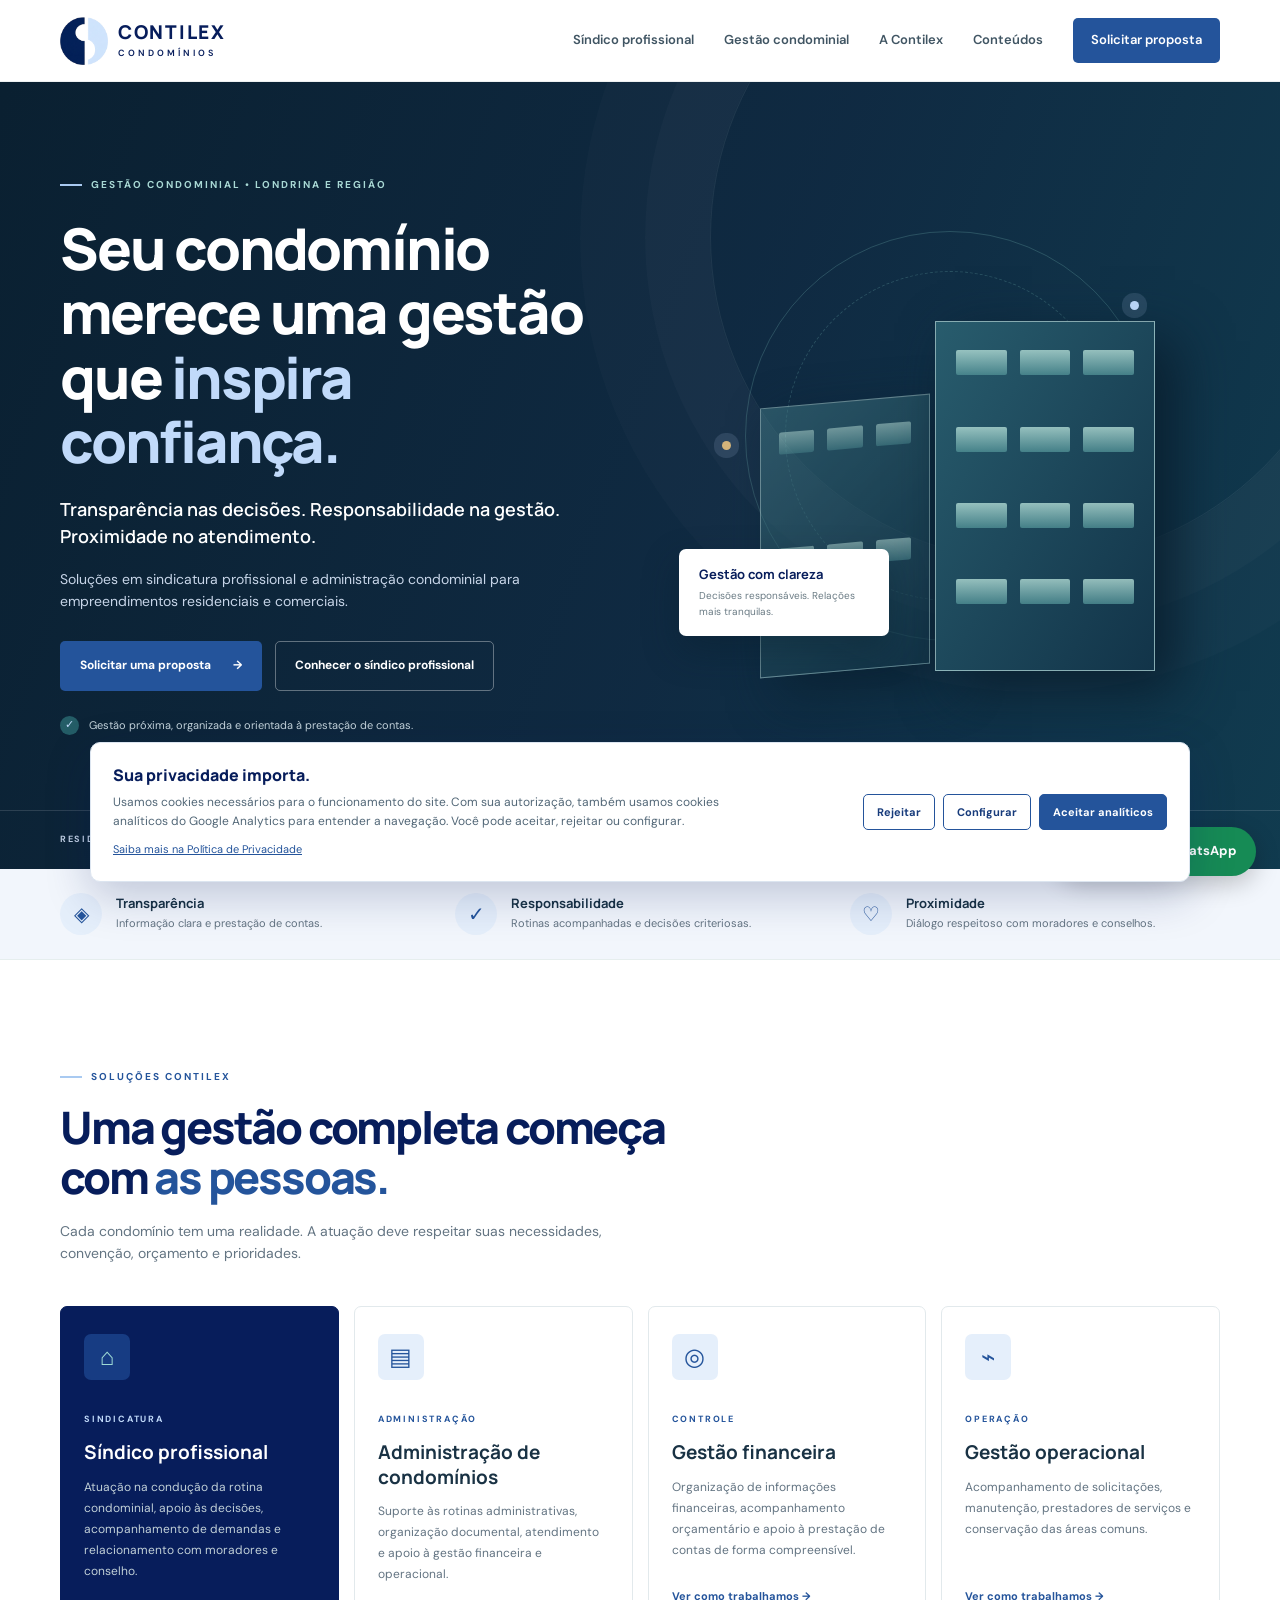
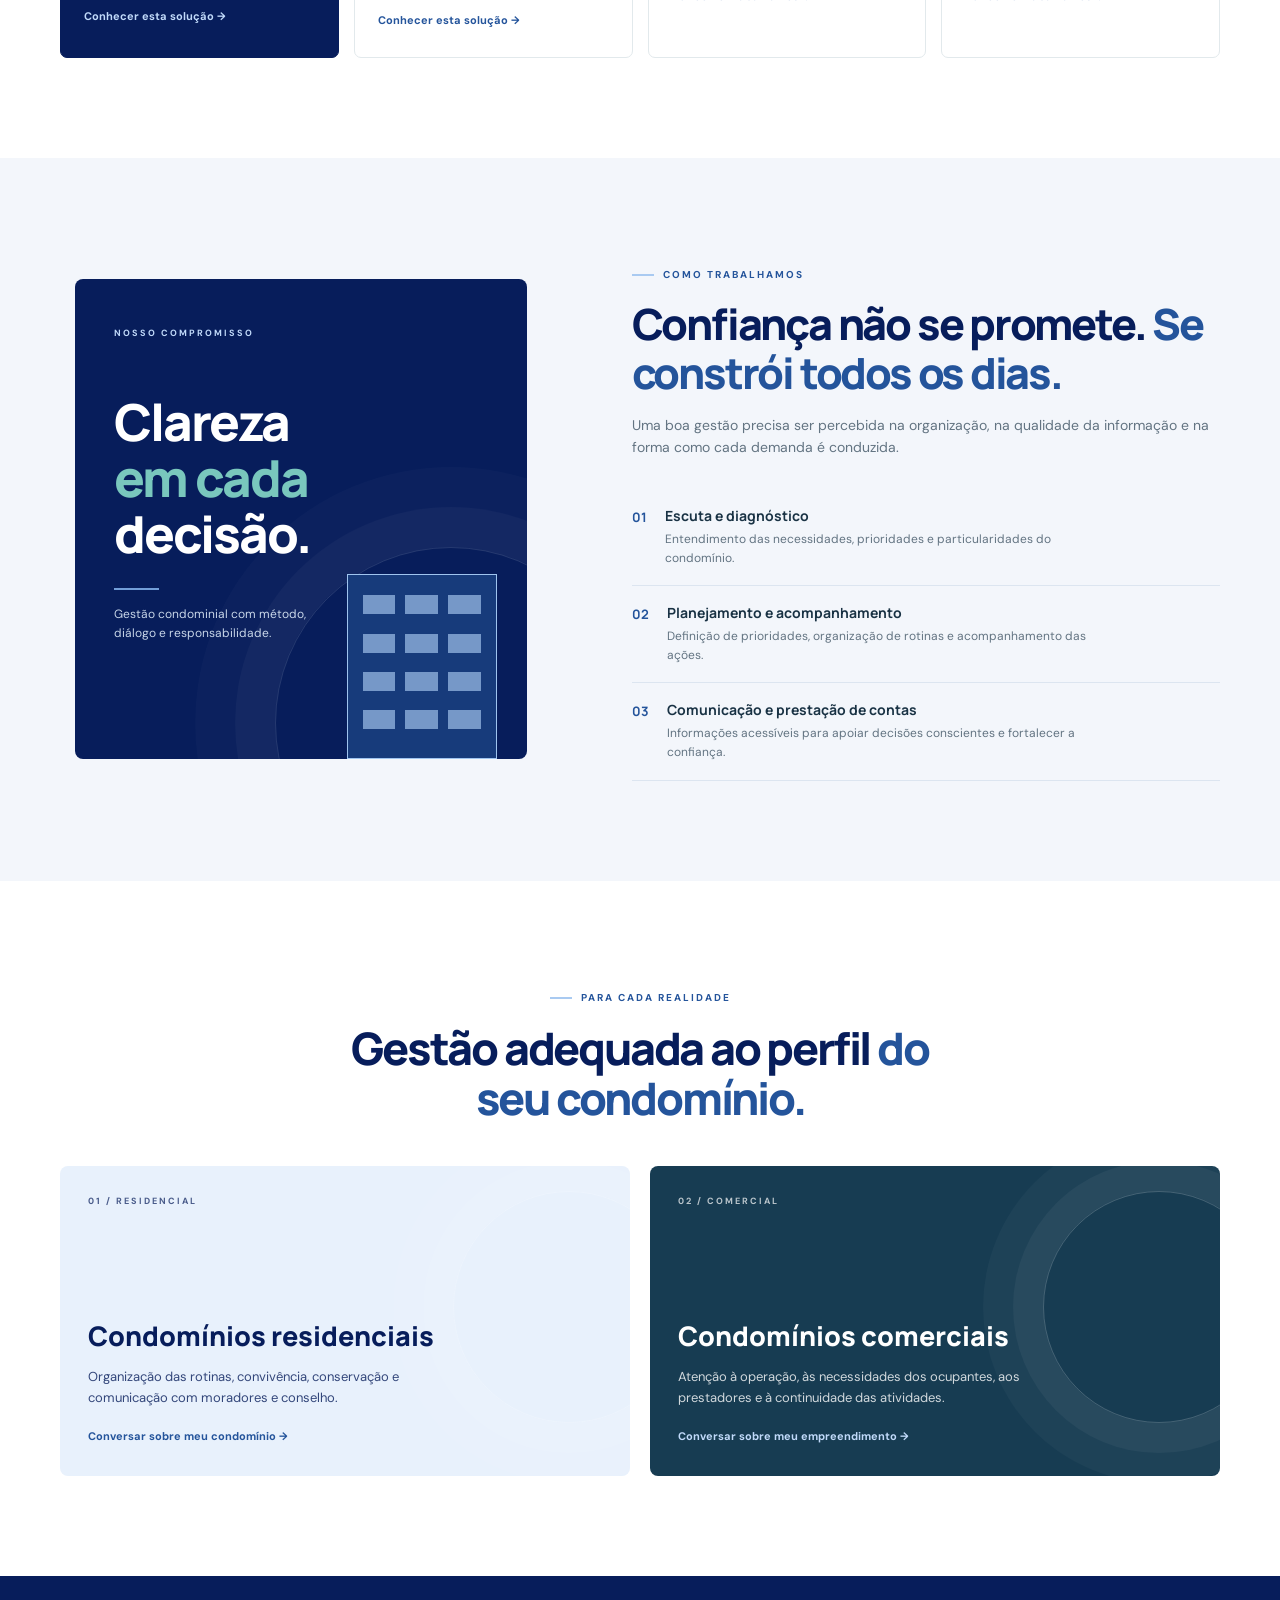
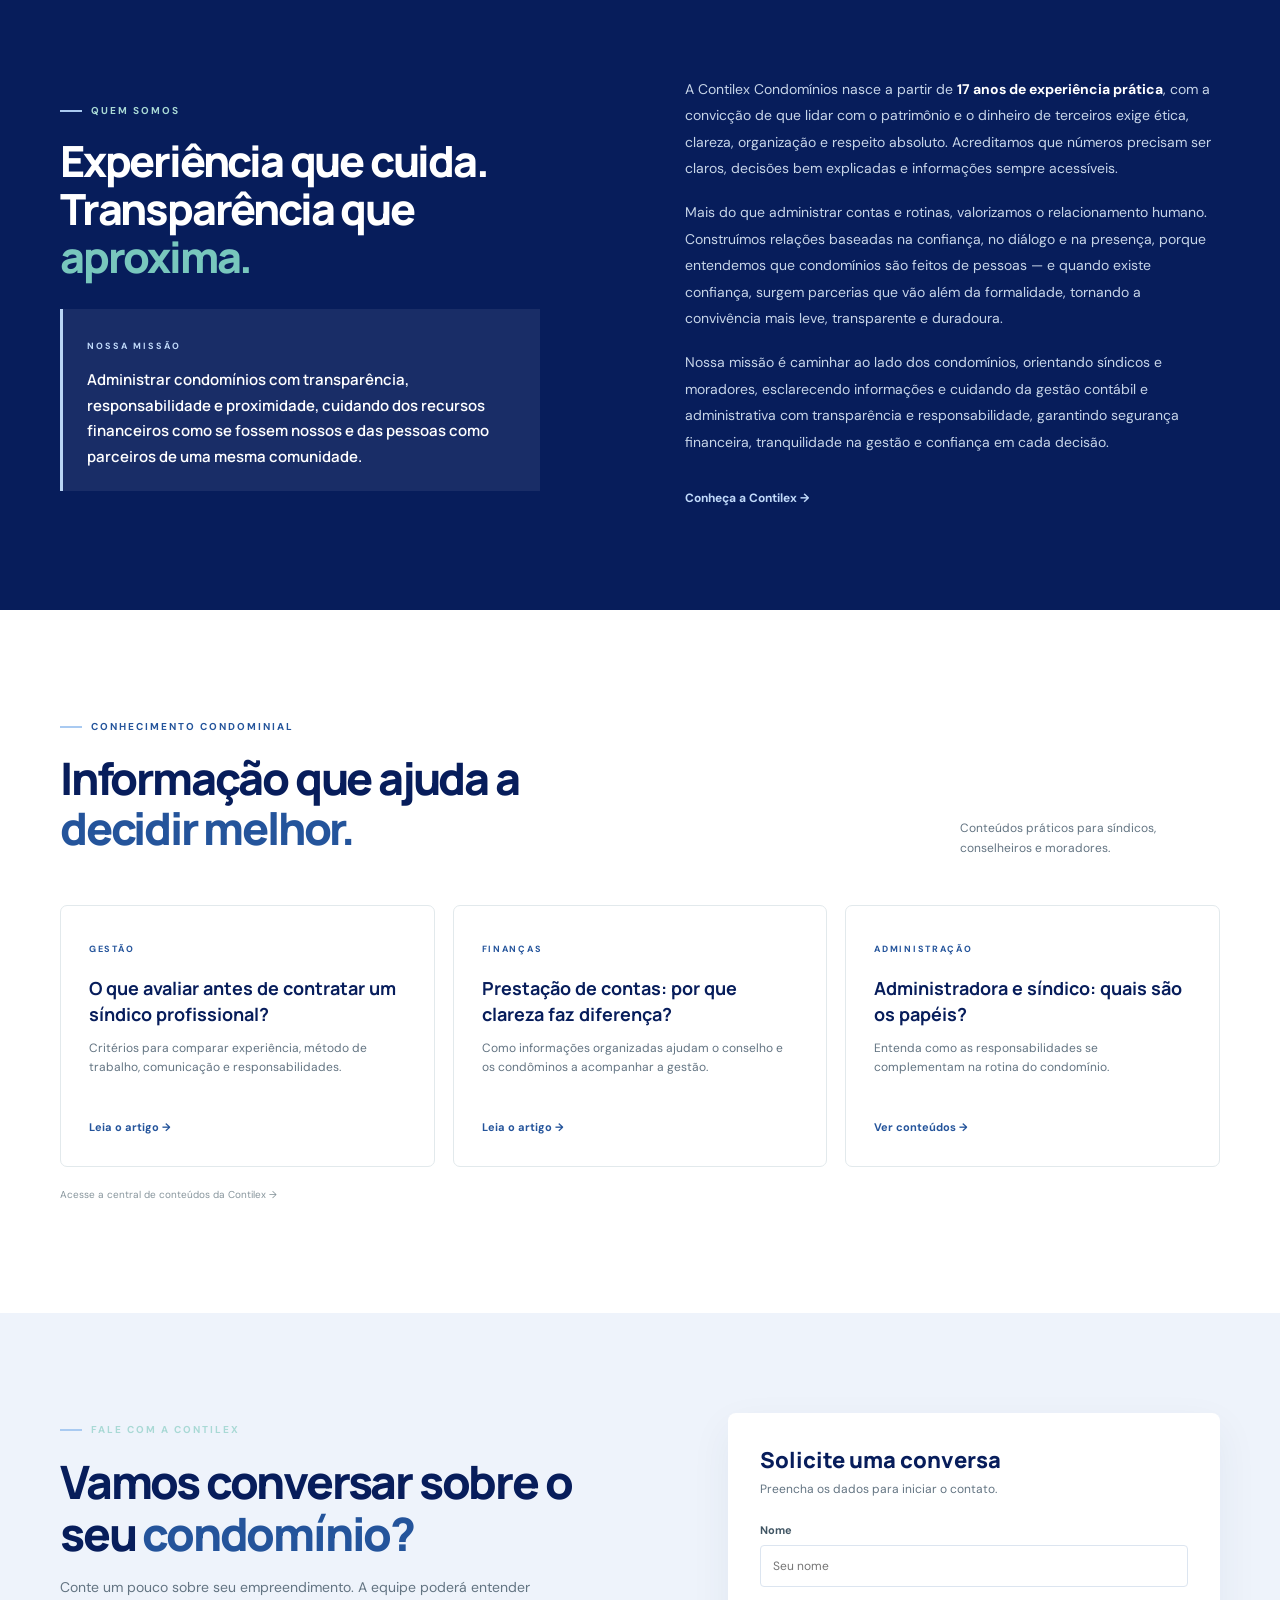
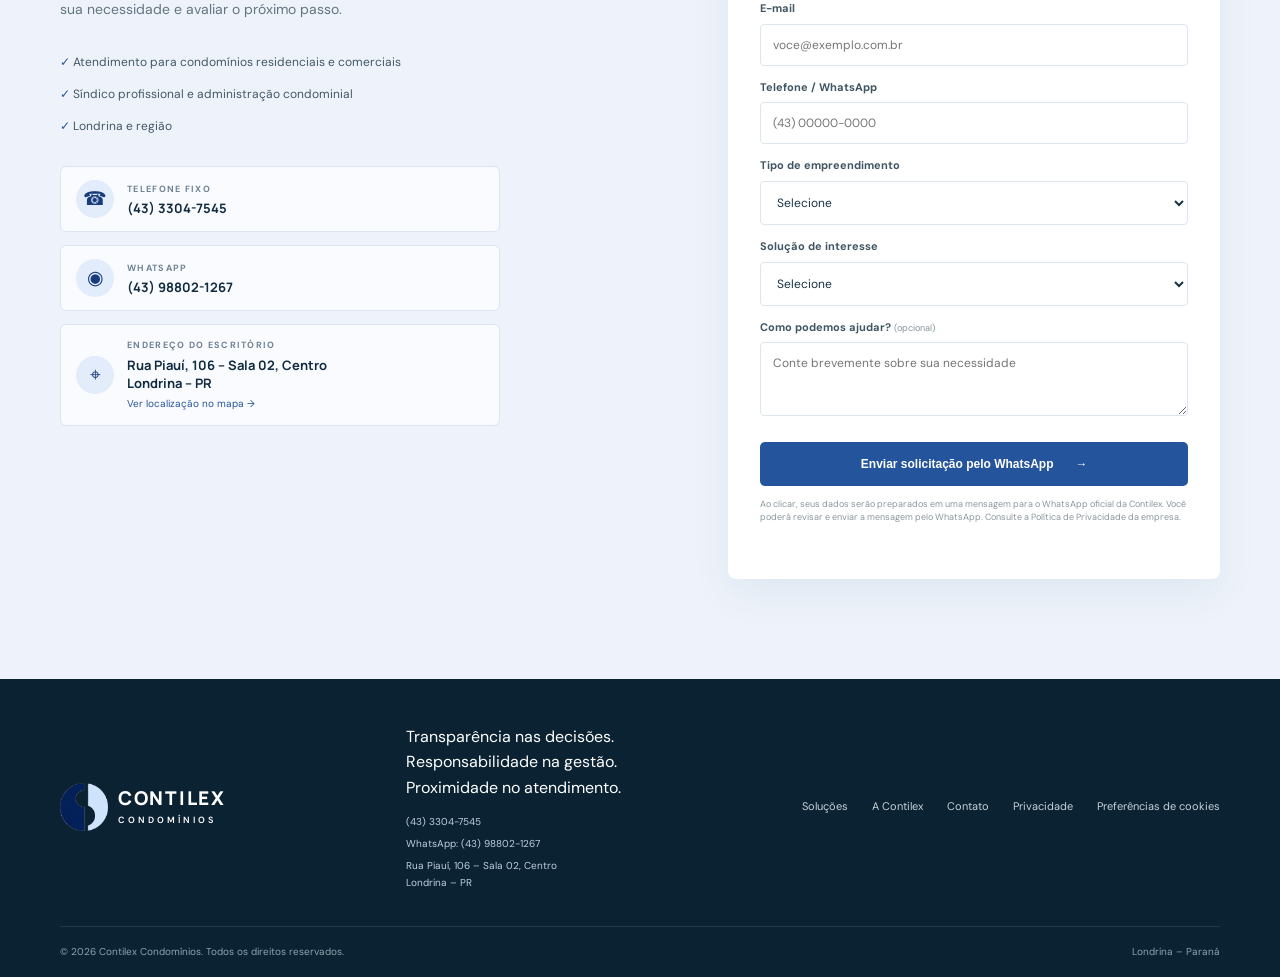
<file: index.html>
<!doctype html>
<html lang="pt-BR">
<head>
  <meta charset="utf-8">
  <meta name="viewport" content="width=device-width, initial-scale=1">
  <title>Contilex Condomínios | Síndico Profissional e Administração em Londrina</title>
  <meta name="description" content="Gestão condominial profissional em Londrina e região. Síndico profissional e administração de condomínios residenciais e comerciais com transparência, responsabilidade e proximidade.">
  <meta name="robots" content="index,follow">
  <meta name="theme-color" content="#071d5b">
  <link rel="canonical" href="https://www.contilexcondominios.com.br/">
  <link rel="stylesheet" href="styles.css">
  <meta property="og:type" content="website">
  <meta property="og:locale" content="pt_BR">
  <meta property="og:title" content="Contilex Condomínios | Gestão que inspira confiança">
  <meta property="og:description" content="Síndico profissional e administração condominial em Londrina e região.">
  <meta property="og:url" content="https://www.contilexcondominios.com.br/">
  <script type="application/ld+json">
  {
    "@context":"https://schema.org",
    "@type":"LocalBusiness",
    "name":"Contilex Condomínios",
    "url":"https://www.contilexcondominios.com.br/",
    "description":"Síndico profissional e administração de condomínios residenciais e comerciais em Londrina e região.",
    "telephone":"+55-43-3304-7545",
    "address":{
      "@type":"PostalAddress",
      "streetAddress":"Rua Piauí, 106, Sala 02, Centro",
      "addressLocality":"Londrina",
      "addressRegion":"PR",
      "addressCountry":"BR"
    },
    "areaServed":{"@type":"City","name":"Londrina"}
  }
  </script>
</head>
<body>
  <a class="skip-link" href="#conteudo">Pular para o conteúdo</a>
  <header class="site-header">
    <div class="container nav-wrap">
      <a class="brand" href="#inicio" aria-label="Contilex Condomínios - início">
        <img class="brand-symbol" src="assets/contilex-simbolo.png" alt="" aria-hidden="true">
        <span class="brand-text">CONTILEX<small>CONDOMÍNIOS</small></span>
      </a>
      <button class="menu-toggle" aria-label="Abrir menu" aria-expanded="false">☰</button>
      <nav class="main-nav" aria-label="Navegação principal">
        <a href="/sindico-profissional-londrina/">Síndico profissional</a>
        <a href="/gestao-condominial/">Gestão condominial</a>
        <a href="/sobre-a-contilex/">A Contilex</a>
        <a href="/conteudos/">Conteúdos</a>
        <a class="nav-cta" href="/solicitar-proposta/">Solicitar proposta</a>
      </nav>
    </div>
  </header>

  <main id="conteudo">
    <section class="hero" id="inicio">
      <div class="hero-glow"></div>
      <div class="container hero-grid">
        <div class="hero-copy">
          <span class="eyebrow"><i></i> GESTÃO CONDOMINIAL • LONDRINA E REGIÃO</span>
          <h1>Seu condomínio merece uma gestão que <em>inspira confiança.</em></h1>
          <p class="hero-lead">Transparência nas decisões. Responsabilidade na gestão. Proximidade no atendimento.</p>
          <p class="hero-desc">Soluções em sindicatura profissional e administração condominial para empreendimentos residenciais e comerciais.</p>
          <div class="hero-actions">
            <a class="button button-primary" href="/solicitar-proposta/">Solicitar uma proposta <span>→</span></a>
            <a class="button button-ghost" href="/sindico-profissional-londrina/">Conhecer o síndico profissional</a>
          </div>
          <div class="hero-note"><span class="check">✓</span> Gestão próxima, organizada e orientada à prestação de contas.</div>
        </div>
        <div class="hero-art" aria-label="Ilustração arquitetônica de edifícios">
          <div class="art-orbit orbit-one"></div><div class="art-orbit orbit-two"></div>
          <div class="building building-back"><span></span><span></span><span></span><span></span><span></span><span></span></div>
          <div class="building building-front"><span></span><span></span><span></span><span></span><span></span><span></span><span></span><span></span><span></span><span></span><span></span><span></span></div>
          <div class="art-card"><b>Gestão com clareza</b><small>Decisões responsáveis. Relações mais tranquilas.</small></div>
          <div class="art-dot dot-a"></div><div class="art-dot dot-b"></div>
        </div>
      </div>
      <div class="hero-bottom"><div class="container bottom-inner"><span>RESIDENCIAIS</span><b>•</b><span>COMERCIAIS</span><b>•</b><span>SÍNDICO PROFISSIONAL</span><b>•</b><span>ADMINISTRAÇÃO</span></div></div>
    </section>

    <section class="trust-strip">
      <div class="container trust-grid">
        <div><span class="trust-icon">◈</span><p><b>Transparência</b><small>Informação clara e prestação de contas.</small></p></div>
        <div><span class="trust-icon">✓</span><p><b>Responsabilidade</b><small>Rotinas acompanhadas e decisões criteriosas.</small></p></div>
        <div><span class="trust-icon">♡</span><p><b>Proximidade</b><small>Diálogo respeitoso com moradores e conselhos.</small></p></div>
      </div>
    </section>

    <section class="section solutions" id="solucoes">
      <div class="container">
        <div class="section-heading">
          <span class="eyebrow dark"><i></i> SOLUÇÕES CONTILEX</span>
          <h2>Uma gestão completa começa com <em>as pessoas.</em></h2>
          <p>Cada condomínio tem uma realidade. A atuação deve respeitar suas necessidades, convenção, orçamento e prioridades.</p>
        </div>
        <div class="solution-grid">
          <article class="solution-card featured">
            <div class="card-icon">⌂</div><span class="card-kicker">SINDICATURA</span>
            <h3>Síndico profissional</h3>
            <p>Atuação na condução da rotina condominial, apoio às decisões, acompanhamento de demandas e relacionamento com moradores e conselho.</p>
            <a href="/sindico-profissional-londrina/">Conhecer esta solução <span>→</span></a>
          </article>
          <article class="solution-card">
            <div class="card-icon">▤</div><span class="card-kicker">ADMINISTRAÇÃO</span>
            <h3>Administração de condomínios</h3>
            <p>Suporte às rotinas administrativas, organização documental, atendimento e apoio à gestão financeira e operacional.</p>
            <a href="/gestao-condominial/">Conhecer esta solução <span>→</span></a>
          </article>
          <article class="solution-card">
            <div class="card-icon">◎</div><span class="card-kicker">CONTROLE</span>
            <h3>Gestão financeira</h3>
            <p>Organização de informações financeiras, acompanhamento orçamentário e apoio à prestação de contas de forma compreensível.</p>
            <a href="/gestao-financeira/">Ver como trabalhamos <span>→</span></a>
          </article>
          <article class="solution-card">
            <div class="card-icon">⌁</div><span class="card-kicker">OPERAÇÃO</span>
            <h3>Gestão operacional</h3>
            <p>Acompanhamento de solicitações, manutenção, prestadores de serviços e conservação das áreas comuns.</p>
            <a href="/manutencao-predial/">Ver como trabalhamos <span>→</span></a>
          </article>
        </div>
      </div>
    </section>

    <section class="management section" id="gestao">
      <div class="container management-grid">
        <div class="management-visual">
          <div class="visual-panel">
            <span class="visual-label">NOSSO COMPROMISSO</span>
            <div class="visual-big">Clareza<br><em>em cada</em><br>decisão.</div>
            <div class="visual-rule"></div>
            <p>Gestão condominial com método, diálogo e responsabilidade.</p>
            <div class="visual-building"><i></i><i></i><i></i><i></i><i></i><i></i><i></i><i></i><i></i><i></i><i></i><i></i></div>
          </div>
        </div>
        <div class="management-copy">
          <span class="eyebrow dark"><i></i> COMO TRABALHAMOS</span>
          <h2>Confiança não se promete. <em>Se constrói todos os dias.</em></h2>
          <p class="section-intro">Uma boa gestão precisa ser percebida na organização, na qualidade da informação e na forma como cada demanda é conduzida.</p>
          <div class="process-list">
            <div><b>01</b><p><strong>Escuta e diagnóstico</strong><small>Entendimento das necessidades, prioridades e particularidades do condomínio.</small></p></div>
            <div><b>02</b><p><strong>Planejamento e acompanhamento</strong><small>Definição de prioridades, organização de rotinas e acompanhamento das ações.</small></p></div>
            <div><b>03</b><p><strong>Comunicação e prestação de contas</strong><small>Informações acessíveis para apoiar decisões conscientes e fortalecer a confiança.</small></p></div>
          </div>
        </div>
      </div>
    </section>

    <section class="audiences section">
      <div class="container">
        <div class="section-heading centered">
          <span class="eyebrow dark"><i></i> PARA CADA REALIDADE</span>
          <h2>Gestão adequada ao perfil <em>do seu condomínio.</em></h2>
        </div>
        <div class="audience-grid">
          <article class="audience-card residential"><div class="audience-number">01 / RESIDENCIAL</div><div><h3>Condomínios residenciais</h3><p>Organização das rotinas, convivência, conservação e comunicação com moradores e conselho.</p><a href="#contato">Conversar sobre meu condomínio →</a></div></article>
          <article class="audience-card commercial"><div class="audience-number">02 / COMERCIAL</div><div><h3>Condomínios comerciais</h3><p>Atenção à operação, às necessidades dos ocupantes, aos prestadores e à continuidade das atividades.</p><a href="#contato">Conversar sobre meu empreendimento →</a></div></article>
        </div>
      </div>
    </section>

    <section class="about section" id="sobre">
      <div class="container about-grid">
        <div>
          <span class="eyebrow"><i></i> QUEM SOMOS</span>
          <h2>Experiência que cuida. Transparência que <em>aproxima.</em></h2>
          <div class="mission-card">
            <span class="mission-label">NOSSA MISSÃO</span>
            <p>Administrar condomínios com transparência, responsabilidade e proximidade, cuidando dos recursos financeiros como se fossem nossos e das pessoas como parceiros de uma mesma comunidade.</p>
          </div>
        </div>
        <div class="about-story">
          <p>A Contilex Condomínios nasce a partir de <strong>17 anos de experiência prática</strong>, com a convicção de que lidar com o patrimônio e o dinheiro de terceiros exige ética, clareza, organização e respeito absoluto. Acreditamos que números precisam ser claros, decisões bem explicadas e informações sempre acessíveis.</p>
          <p>Mais do que administrar contas e rotinas, valorizamos o relacionamento humano. Construímos relações baseadas na confiança, no diálogo e na presença, porque entendemos que condomínios são feitos de pessoas — e quando existe confiança, surgem parcerias que vão além da formalidade, tornando a convivência mais leve, transparente e duradoura.</p>
          <p>Nossa missão é caminhar ao lado dos condomínios, orientando síndicos e moradores, esclarecendo informações e cuidando da gestão contábil e administrativa com transparência e responsabilidade, garantindo segurança financeira, tranquilidade na gestão e confiança em cada decisão.</p>
          <a class="text-link light-link" href="/sobre-a-contilex/">Conheça a Contilex →</a>
        </div>
      </div>
    </section>

    <section class="content section" id="conteudos">
      <div class="container">
        <div class="content-head"><div><span class="eyebrow dark"><i></i> CONHECIMENTO CONDOMINIAL</span><h2>Informação que ajuda a <em>decidir melhor.</em></h2></div><p>Conteúdos práticos para síndicos, conselheiros e moradores.</p></div>
        <div class="article-grid">
          <article><span>GESTÃO</span><h3>O que avaliar antes de contratar um síndico profissional?</h3><p>Critérios para comparar experiência, método de trabalho, comunicação e responsabilidades.</p><a href="/conteudos/sindico-profissional-ou-morador/">Leia o artigo →</a></article>
          <article><span>FINANÇAS</span><h3>Prestação de contas: por que clareza faz diferença?</h3><p>Como informações organizadas ajudam o conselho e os condôminos a acompanhar a gestão.</p><a href="/conteudos/prestacao-de-contas-condominio/">Leia o artigo →</a></article>
          <article><span>ADMINISTRAÇÃO</span><h3>Administradora e síndico: quais são os papéis?</h3><p>Entenda como as responsabilidades se complementam na rotina do condomínio.</p><a href="/conteudos/">Ver conteúdos →</a></article>
        </div>
        <p class="editorial-note"><a href="/conteudos/">Acesse a central de conteúdos da Contilex →</a></p>
      </div>
    </section>

    <section class="contact section" id="contato">
      <div class="container contact-grid">
        <div class="contact-copy"><span class="eyebrow"><i></i> FALE COM A CONTILEX</span><h2>Vamos conversar sobre o seu <em>condomínio?</em></h2><p>Conte um pouco sobre seu empreendimento. A equipe poderá entender sua necessidade e avaliar o próximo passo.</p><div class="contact-points"><span>✓ Atendimento para condomínios residenciais e comerciais</span><span>✓ Síndico profissional e administração condominial</span><span>✓ Londrina e região</span></div>
          <div class="contact-details">
            <a href="tel:+554333047545"><span class="detail-icon">☎</span><span><small>TELEFONE FIXO</small><strong>(43) 3304-7545</strong></span></a>
            <a href="https://wa.me/5543988021267" target="_blank" rel="noopener noreferrer"><span class="detail-icon">◉</span><span><small>WHATSAPP</small><strong>(43) 98802-1267</strong></span></a>
            <a href="https://www.google.com/maps/search/?api=1&query=Rua+Piau%C3%AD+106+Sala+02+Centro+Londrina+PR" target="_blank" rel="noopener noreferrer"><span class="detail-icon">⌖</span><span><small>ENDEREÇO DO ESCRITÓRIO</small><strong>Rua Piauí, 106 – Sala 02, Centro<br>Londrina – PR</strong><em>Ver localização no mapa →</em></span></a>
          </div>
        </div>
        <form class="contact-form" id="lead-form">
          <h3>Solicite uma conversa</h3><p>Preencha os dados para iniciar o contato.</p>
          <label for="name">Nome</label><input id="name" name="name" autocomplete="name" required placeholder="Seu nome">
          <label for="email">E-mail</label><input id="email" name="email" type="email" autocomplete="email" required placeholder="voce@exemplo.com.br">
          <label for="phone">Telefone / WhatsApp</label><input id="phone" name="phone" autocomplete="tel" required placeholder="(43) 00000-0000">
          <label for="type">Tipo de empreendimento</label><select id="type" name="type" required><option value="">Selecione</option><option>Condomínio residencial</option><option>Condomínio comercial</option><option>Empreendimento misto</option></select>
          <label for="service">Solução de interesse</label><select id="service" name="service" required><option value="">Selecione</option><option>Síndico profissional</option><option>Administração condominial</option><option>Ambos</option><option>Quero entender as opções</option></select>
          <label for="message">Como podemos ajudar? <small>(opcional)</small></label><textarea id="message" name="message" rows="3" placeholder="Conte brevemente sobre sua necessidade"></textarea>
          <button class="button button-primary form-submit" type="submit">Enviar solicitação pelo WhatsApp <span>→</span></button>
          <small class="form-privacy">Ao clicar, seus dados serão preparados em uma mensagem para o WhatsApp oficial da Contilex. Você poderá revisar e enviar a mensagem pelo WhatsApp. Consulte a Política de Privacidade da empresa.</small>
          <p class="form-status" id="form-status" role="status" aria-live="polite"></p>
        </form>
      </div>
    </section>
  </main>

  <footer class="site-footer">
    <div class="container footer-main">
      <a class="brand brand-footer" href="#inicio"><img class="brand-symbol" src="assets/contilex-simbolo.png" alt="" aria-hidden="true"><span class="brand-text">CONTILEX<small>CONDOMÍNIOS</small></span></a>
      <div class="footer-contact">
        <p>Transparência nas decisões.<br>Responsabilidade na gestão.<br>Proximidade no atendimento.</p>
        <a href="tel:+554333047545">(43) 3304-7545</a>
        <a href="https://wa.me/5543988021267" target="_blank" rel="noopener noreferrer">WhatsApp: (43) 98802-1267</a>
        <span>Rua Piauí, 106 – Sala 02, Centro<br>Londrina – PR</span>
      </div>
      <div class="footer-links"><a href="#solucoes">Soluções</a><a href="#sobre">A Contilex</a><a href="#contato">Contato</a><a href="/politica-de-privacidade/">Privacidade</a><a href="/politica-de-privacidade/#cookies" data-cookie-settings>Preferências de cookies</a></div>
    </div>
    <div class="container footer-bottom"><span>© <span id="year"></span> Contilex Condomínios. Todos os direitos reservados.</span><span>Londrina – Paraná</span></div>
  </footer>
  <a class="whatsapp-float" href="https://wa.me/5543988021267" target="_blank" rel="noopener noreferrer" aria-label="Conversar pelo WhatsApp no número (43) 98802-1267">
    <svg viewBox="0 0 32 32" aria-hidden="true" focusable="false"><path d="M16.02 3.2A12.55 12.55 0 0 0 5.2 22.1L3.5 28.3l6.35-1.66A12.6 12.6 0 1 0 16.02 3.2Zm0 22.9c-1.9 0-3.76-.5-5.38-1.46l-.39-.23-3.77.99 1.01-3.67-.25-.4a10.28 10.28 0 1 1 8.78 4.77Zm5.64-7.7c-.31-.16-1.84-.91-2.13-1.02-.29-.1-.5-.16-.71.16-.21.31-.82 1.02-1 1.23-.19.2-.37.23-.68.08-.31-.16-1.31-.49-2.5-1.55-.92-.82-1.55-1.84-1.73-2.15-.18-.31-.02-.48.14-.64.14-.14.31-.37.47-.55.15-.18.2-.31.31-.52.1-.2.05-.39-.03-.55-.08-.16-.71-1.7-.97-2.33-.26-.61-.52-.53-.71-.54h-.6c-.2 0-.55.08-.84.39-.29.31-1.1 1.07-1.1 2.6 0 1.54 1.13 3.03 1.29 3.24.16.2 2.22 3.39 5.38 4.75.75.32 1.33.51 1.78.65.75.24 1.43.2 1.97.12.6-.09 1.84-.75 2.1-1.48.26-.72.26-1.34.18-1.47-.08-.13-.29-.21-.6-.36Z"/></svg>
    <span>Fale pelo WhatsApp</span>
  </a>
  <script src="script.js"></script>
</body>
</html>
</file>
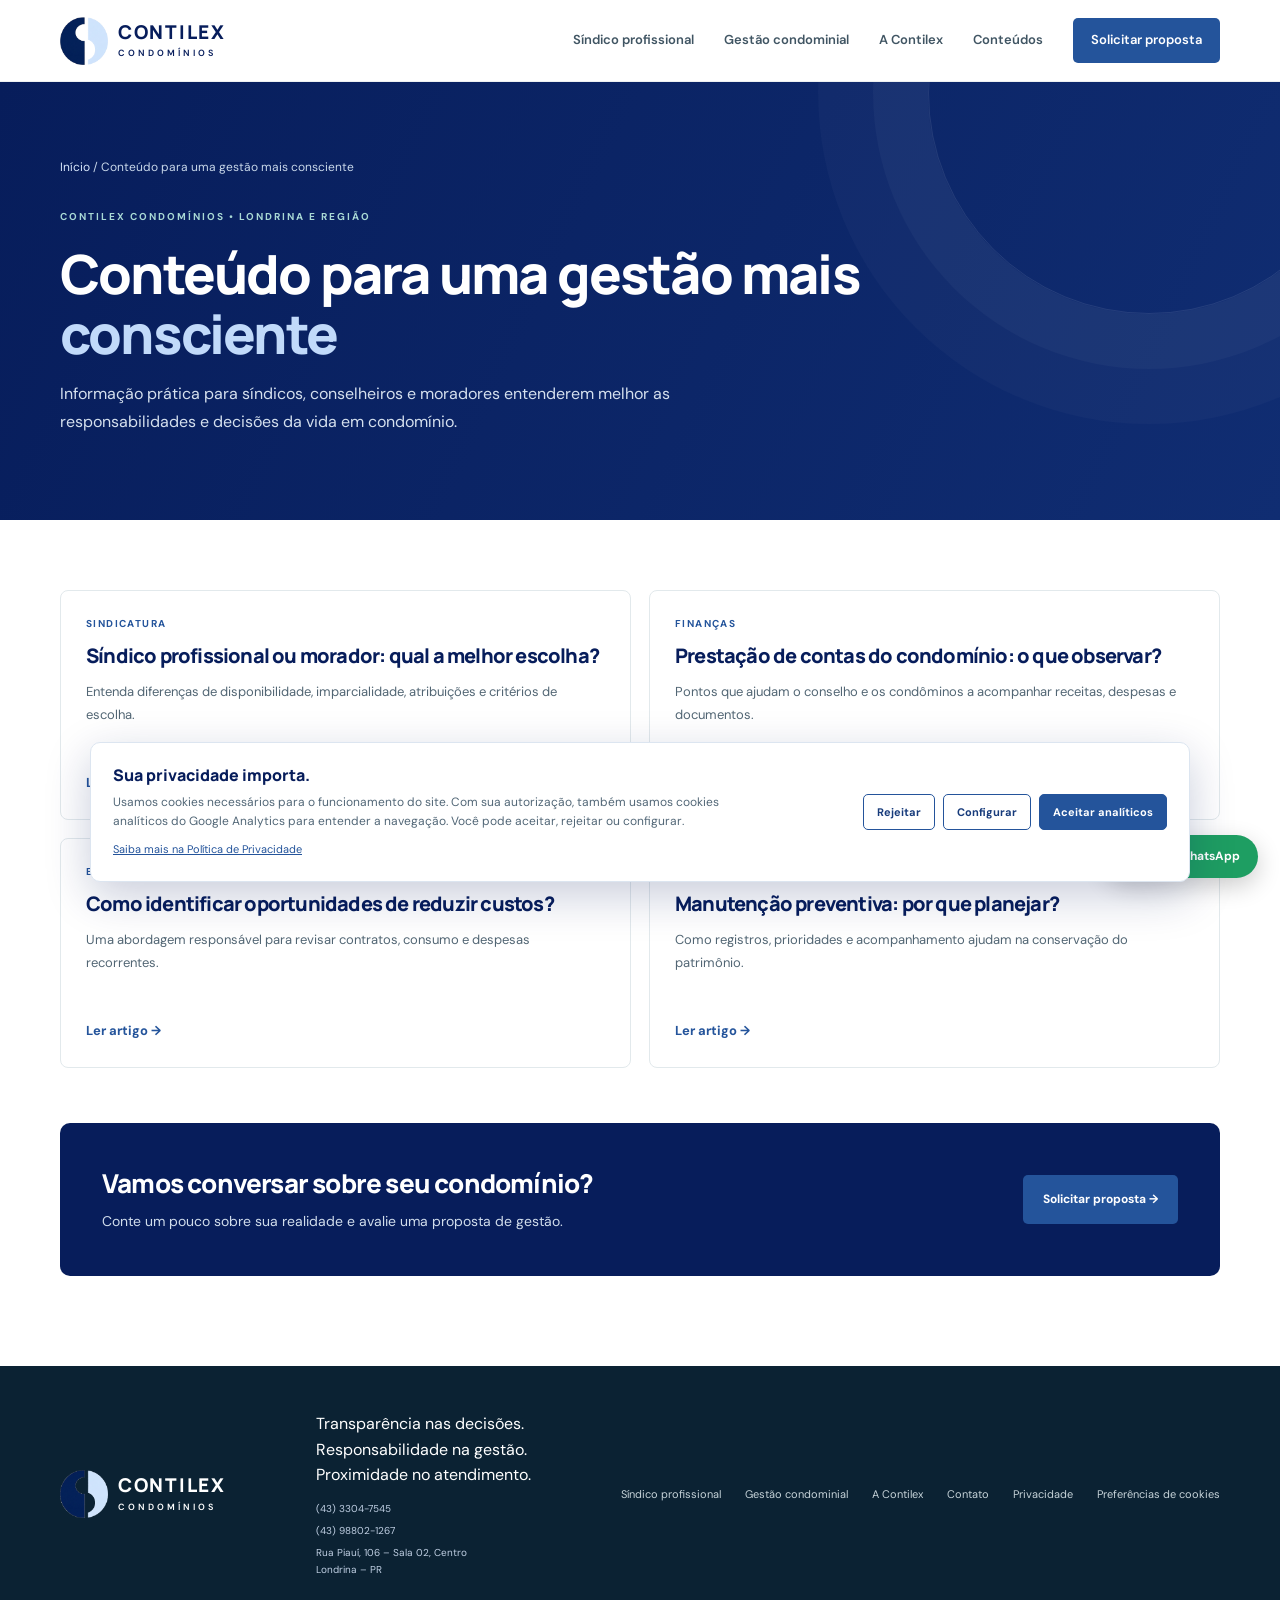
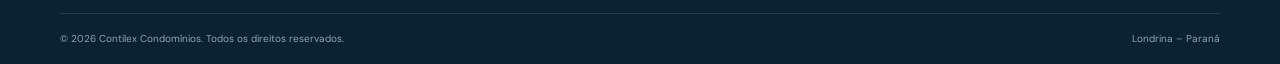
<file: conteudos/index.html>
<!doctype html><html lang="pt-BR"><head><meta charset="utf-8"><meta name="viewport" content="width=device-width, initial-scale=1"><title>Conteúdos sobre Gestão Condominial | Contilex Londrina</title><meta name="description" content="Artigos e orientações sobre síndico profissional, prestação de contas, redução de custos, manutenção preventiva e gestão condominial."><meta name="robots" content="index,follow"><link rel="canonical" href="https://www.contilexcondominios.com.brconteudos/"><meta name="theme-color" content="#071d5b"><link rel="stylesheet" href="/styles.css"><link rel="stylesheet" href="/pages.css">
</head><body><a class="skip-link" href="#conteudo">Pular para o conteúdo</a><header class="site-header"><div class="container nav-wrap"><a class="brand" href="/" aria-label="Contilex Condomínios - início"><img class="brand-symbol" src="/assets/contilex-simbolo.png" alt=""><span class="brand-text">CONTILEX<small>CONDOMÍNIOS</small></span></a><button class="menu-toggle" aria-label="Abrir menu" aria-expanded="false">☰</button><nav class="main-nav" aria-label="Navegação principal"><a href="/sindico-profissional-londrina/">Síndico profissional</a><a href="/gestao-condominial/">Gestão condominial</a><a href="/sobre-a-contilex/">A Contilex</a><a href="/conteudos/">Conteúdos</a><a class="nav-cta" href="/solicitar-proposta/">Solicitar proposta</a></nav></div></header><main id="conteudo"><section class="page-hero"><div class="container"><div class="breadcrumb"><a href="/">Início</a> / Conteúdo para uma gestão mais consciente</div><span class="eyebrow">CONTILEX CONDOMÍNIOS • LONDRINA E REGIÃO</span><h1>Conteúdo para uma gestão mais <em>consciente</em></h1><p>Informação prática para síndicos, conselheiros e moradores entenderem melhor as responsabilidades e decisões da vida em condomínio.</p></div></section><section class="page-content"><div class="container"><div class="article-list"><article class="article-card"><span class="tag">SINDICATURA</span><h2>Síndico profissional ou morador: qual a melhor escolha?</h2><p>Entenda diferenças de disponibilidade, imparcialidade, atribuições e critérios de escolha.</p><a href="/conteudos/sindico-profissional-ou-morador/">Ler artigo →</a></article><article class="article-card"><span class="tag">FINANÇAS</span><h2>Prestação de contas do condomínio: o que observar?</h2><p>Pontos que ajudam o conselho e os condôminos a acompanhar receitas, despesas e documentos.</p><a href="/conteudos/prestacao-de-contas-condominio/">Ler artigo →</a></article><article class="article-card"><span class="tag">EFICIÊNCIA</span><h2>Como identificar oportunidades de reduzir custos?</h2><p>Uma abordagem responsável para revisar contratos, consumo e despesas recorrentes.</p><a href="/conteudos/reducao-de-custos-condominiais/">Ler artigo →</a></article><article class="article-card"><span class="tag">MANUTENÇÃO</span><h2>Manutenção preventiva: por que planejar?</h2><p>Como registros, prioridades e acompanhamento ajudam na conservação do patrimônio.</p><a href="/conteudos/manutencao-preventiva/">Ler artigo →</a></article></div><div class="cta-band"><div><h2>Vamos conversar sobre seu condomínio?</h2><p>Conte um pouco sobre sua realidade e avalie uma proposta de gestão.</p></div><a class="button button-primary" href="/solicitar-proposta/">Solicitar proposta →</a></div></div></section></main><footer class="site-footer"><div class="container footer-main"><a class="brand brand-footer" href="/"><img class="brand-symbol" src="/assets/contilex-simbolo.png" alt=""><span class="brand-text">CONTILEX<small>CONDOMÍNIOS</small></span></a><div class="footer-contact"><p>Transparência nas decisões.<br>Responsabilidade na gestão.<br>Proximidade no atendimento.</p><a href="tel:+554333047545">(43) 3304-7545</a><a href="https://wa.me/5543988021267">(43) 98802-1267</a><span>Rua Piauí, 106 – Sala 02, Centro<br>Londrina – PR</span></div><div class="footer-links"><a href="/sindico-profissional-londrina/">Síndico profissional</a><a href="/gestao-condominial/">Gestão condominial</a><a href="/sobre-a-contilex/">A Contilex</a><a href="/solicitar-proposta/">Contato</a><a href="/politica-de-privacidade/">Privacidade</a><a href="/politica-de-privacidade/#cookies" data-cookie-settings>Preferências de cookies</a></div></div><div class="container footer-bottom"><span>© <span id="year"></span> Contilex Condomínios. Todos os direitos reservados.</span><span>Londrina – Paraná</span></div></footer><a class="whatsapp-float" href="https://wa.me/5543988021267" target="_blank" rel="noopener noreferrer">Fale pelo WhatsApp</a><script src="/script.js"></script></body></html>
</file>
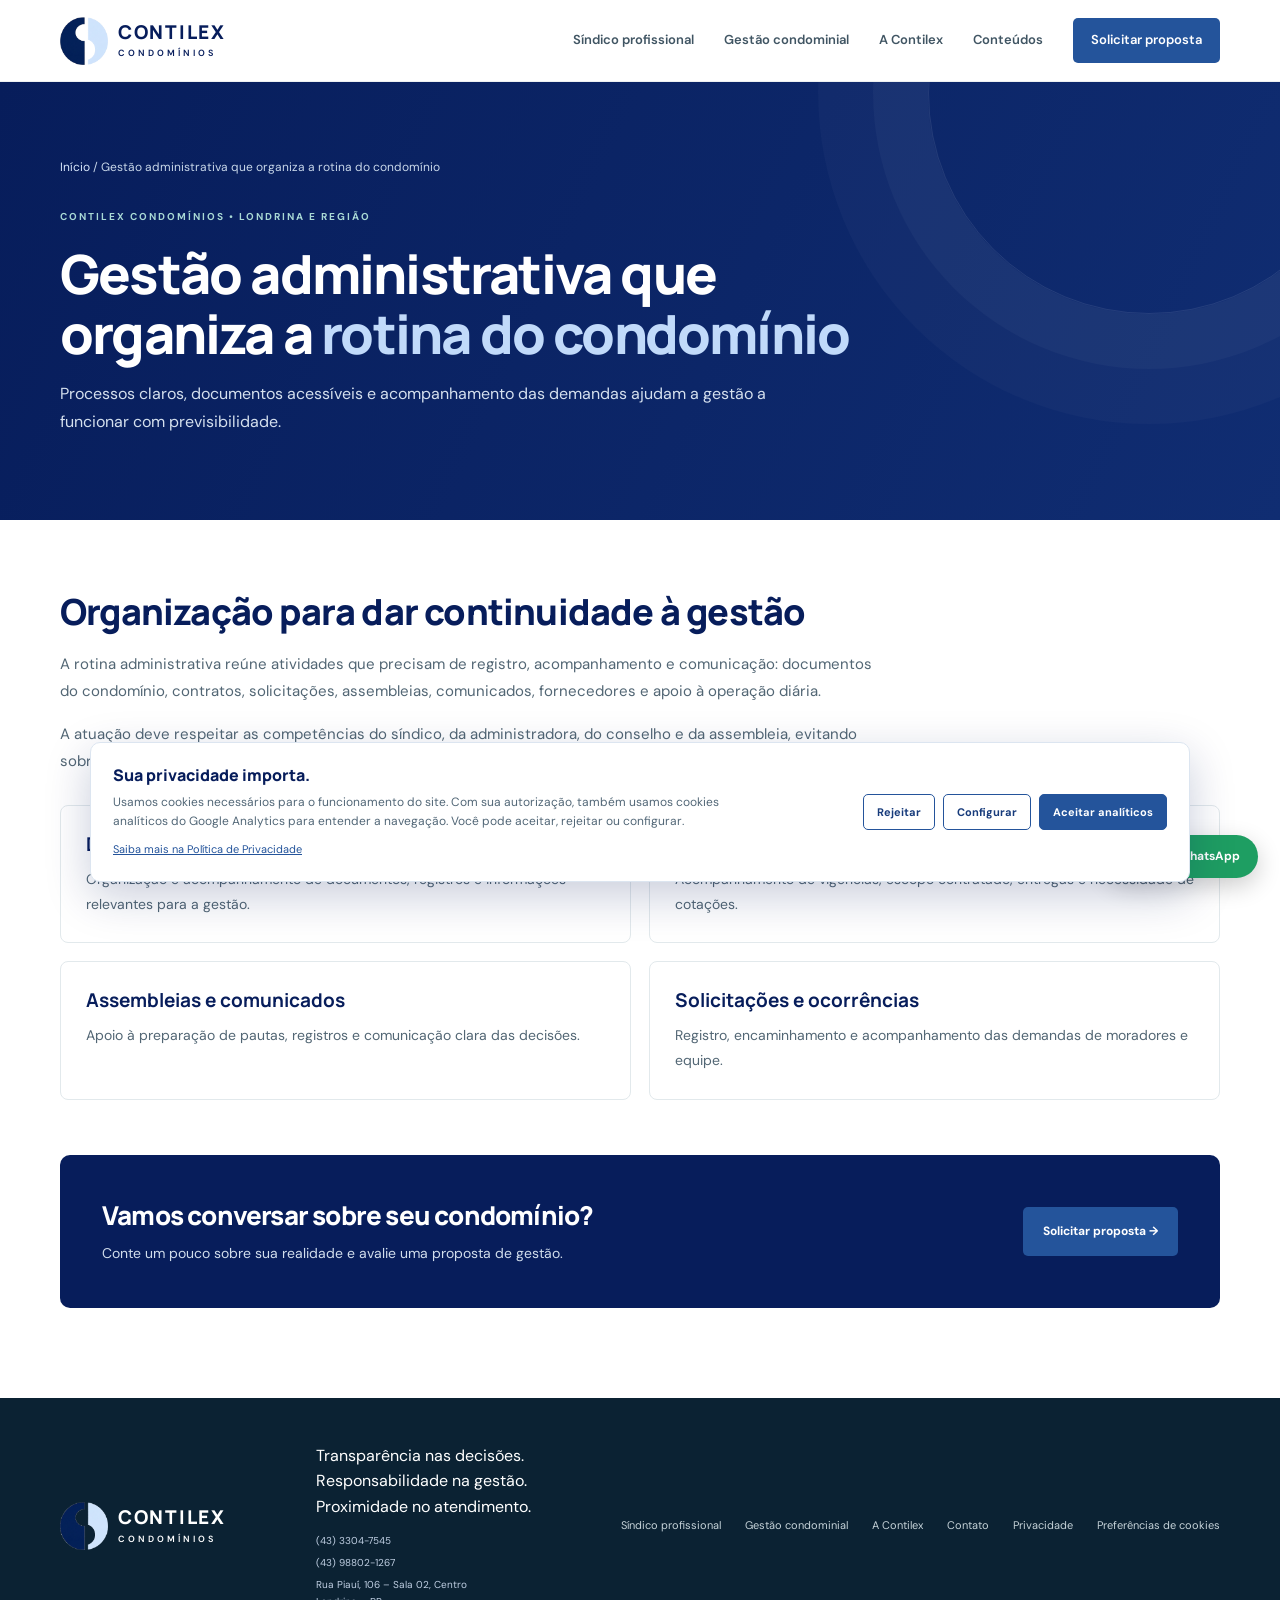
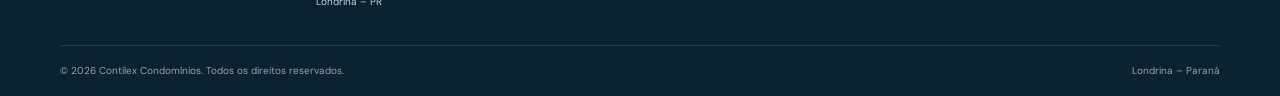
<file: gestao-administrativa/index.html>
<!doctype html><html lang="pt-BR"><head><meta charset="utf-8"><meta name="viewport" content="width=device-width, initial-scale=1"><title>Gestão Administrativa de Condomínios | Contilex Londrina</title><meta name="description" content="Organização documental, contratos, assembleias, comunicados e rotinas administrativas para condomínios em Londrina."><meta name="robots" content="index,follow"><link rel="canonical" href="https://www.contilexcondominios.com.brgestao-administrativa/"><meta name="theme-color" content="#071d5b"><link rel="stylesheet" href="/styles.css"><link rel="stylesheet" href="/pages.css">
</head><body><a class="skip-link" href="#conteudo">Pular para o conteúdo</a><header class="site-header"><div class="container nav-wrap"><a class="brand" href="/" aria-label="Contilex Condomínios - início"><img class="brand-symbol" src="/assets/contilex-simbolo.png" alt=""><span class="brand-text">CONTILEX<small>CONDOMÍNIOS</small></span></a><button class="menu-toggle" aria-label="Abrir menu" aria-expanded="false">☰</button><nav class="main-nav" aria-label="Navegação principal"><a href="/sindico-profissional-londrina/">Síndico profissional</a><a href="/gestao-condominial/">Gestão condominial</a><a href="/sobre-a-contilex/">A Contilex</a><a href="/conteudos/">Conteúdos</a><a class="nav-cta" href="/solicitar-proposta/">Solicitar proposta</a></nav></div></header><main id="conteudo"><section class="page-hero"><div class="container"><div class="breadcrumb"><a href="/">Início</a> / Gestão administrativa que organiza a rotina do condomínio</div><span class="eyebrow">CONTILEX CONDOMÍNIOS • LONDRINA E REGIÃO</span><h1>Gestão administrativa que organiza a <em>rotina do condomínio</em></h1><p>Processos claros, documentos acessíveis e acompanhamento das demandas ajudam a gestão a funcionar com previsibilidade.</p></div></section><section class="page-content"><div class="container"><div class="content-narrow"><h2>Organização para dar continuidade à gestão</h2><p>A rotina administrativa reúne atividades que precisam de registro, acompanhamento e comunicação: documentos do condomínio, contratos, solicitações, assembleias, comunicados, fornecedores e apoio à operação diária.</p><p>A atuação deve respeitar as competências do síndico, da administradora, do conselho e da assembleia, evitando sobreposição de responsabilidades e mantendo histórico dos encaminhamentos.</p></div><div class="feature-grid"><article class="feature-card"><h3>Documentação</h3><p>Organização e acompanhamento de documentos, registros e informações relevantes para a gestão.</p></article><article class="feature-card"><h3>Contratos e fornecedores</h3><p>Acompanhamento de vigências, escopo contratado, entregas e necessidade de cotações.</p></article><article class="feature-card"><h3>Assembleias e comunicados</h3><p>Apoio à preparação de pautas, registros e comunicação clara das decisões.</p></article><article class="feature-card"><h3>Solicitações e ocorrências</h3><p>Registro, encaminhamento e acompanhamento das demandas de moradores e equipe.</p></article></div><div class="cta-band"><div><h2>Vamos conversar sobre seu condomínio?</h2><p>Conte um pouco sobre sua realidade e avalie uma proposta de gestão.</p></div><a class="button button-primary" href="/solicitar-proposta/">Solicitar proposta →</a></div></div></section></main><footer class="site-footer"><div class="container footer-main"><a class="brand brand-footer" href="/"><img class="brand-symbol" src="/assets/contilex-simbolo.png" alt=""><span class="brand-text">CONTILEX<small>CONDOMÍNIOS</small></span></a><div class="footer-contact"><p>Transparência nas decisões.<br>Responsabilidade na gestão.<br>Proximidade no atendimento.</p><a href="tel:+554333047545">(43) 3304-7545</a><a href="https://wa.me/5543988021267">(43) 98802-1267</a><span>Rua Piauí, 106 – Sala 02, Centro<br>Londrina – PR</span></div><div class="footer-links"><a href="/sindico-profissional-londrina/">Síndico profissional</a><a href="/gestao-condominial/">Gestão condominial</a><a href="/sobre-a-contilex/">A Contilex</a><a href="/solicitar-proposta/">Contato</a><a href="/politica-de-privacidade/">Privacidade</a><a href="/politica-de-privacidade/#cookies" data-cookie-settings>Preferências de cookies</a></div></div><div class="container footer-bottom"><span>© <span id="year"></span> Contilex Condomínios. Todos os direitos reservados.</span><span>Londrina – Paraná</span></div></footer><a class="whatsapp-float" href="https://wa.me/5543988021267" target="_blank" rel="noopener noreferrer">Fale pelo WhatsApp</a><script src="/script.js"></script></body></html>
</file>
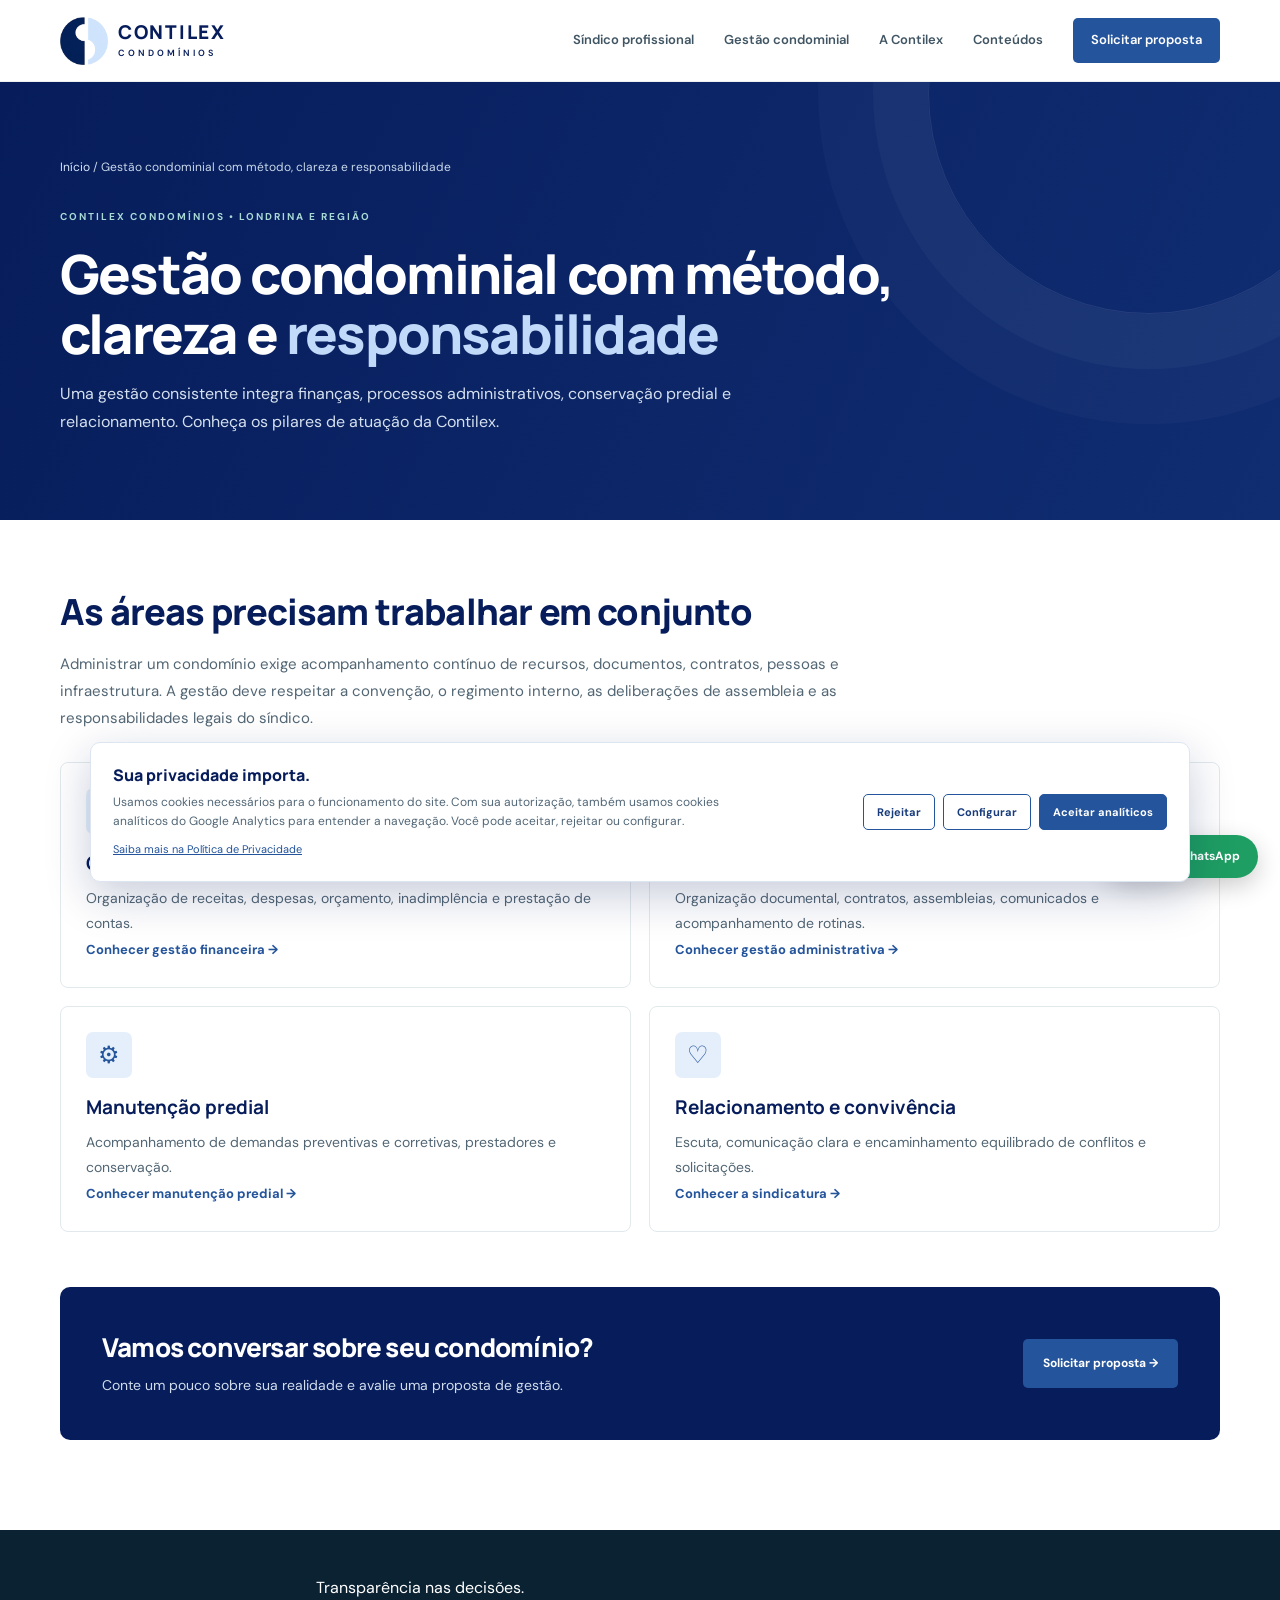
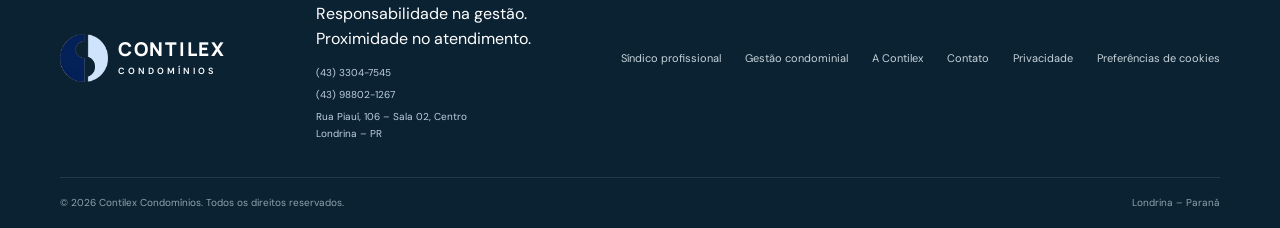
<file: gestao-condominial/index.html>
<!doctype html><html lang="pt-BR"><head><meta charset="utf-8"><meta name="viewport" content="width=device-width, initial-scale=1"><title>Gestão Condominial em Londrina | Contilex</title><meta name="description" content="Conheça os pilares da gestão condominial da Contilex: gestão financeira, administrativa, manutenção predial, fornecedores e relacionamento."><meta name="robots" content="index,follow"><link rel="canonical" href="https://www.contilexcondominios.com.brgestao-condominial/"><meta name="theme-color" content="#071d5b"><link rel="stylesheet" href="/styles.css"><link rel="stylesheet" href="/pages.css">
</head><body><a class="skip-link" href="#conteudo">Pular para o conteúdo</a><header class="site-header"><div class="container nav-wrap"><a class="brand" href="/" aria-label="Contilex Condomínios - início"><img class="brand-symbol" src="/assets/contilex-simbolo.png" alt=""><span class="brand-text">CONTILEX<small>CONDOMÍNIOS</small></span></a><button class="menu-toggle" aria-label="Abrir menu" aria-expanded="false">☰</button><nav class="main-nav" aria-label="Navegação principal"><a href="/sindico-profissional-londrina/">Síndico profissional</a><a href="/gestao-condominial/">Gestão condominial</a><a href="/sobre-a-contilex/">A Contilex</a><a href="/conteudos/">Conteúdos</a><a class="nav-cta" href="/solicitar-proposta/">Solicitar proposta</a></nav></div></header><main id="conteudo"><section class="page-hero"><div class="container"><div class="breadcrumb"><a href="/">Início</a> / Gestão condominial com método, clareza e responsabilidade</div><span class="eyebrow">CONTILEX CONDOMÍNIOS • LONDRINA E REGIÃO</span><h1>Gestão condominial com método, clareza e <em>responsabilidade</em></h1><p>Uma gestão consistente integra finanças, processos administrativos, conservação predial e relacionamento. Conheça os pilares de atuação da Contilex.</p></div></section><section class="page-content"><div class="container"><div class="content-narrow"><h2>As áreas precisam trabalhar em conjunto</h2><p>Administrar um condomínio exige acompanhamento contínuo de recursos, documentos, contratos, pessoas e infraestrutura. A gestão deve respeitar a convenção, o regimento interno, as deliberações de assembleia e as responsabilidades legais do síndico.</p></div><div class="feature-grid"><article class="feature-card"><div class="card-icon">▤</div><h3>Gestão financeira</h3><p>Organização de receitas, despesas, orçamento, inadimplência e prestação de contas.</p><a class="inline-link" href="/gestao-financeira/">Conhecer gestão financeira →</a></article><article class="feature-card"><div class="card-icon">⌂</div><h3>Gestão administrativa</h3><p>Organização documental, contratos, assembleias, comunicados e acompanhamento de rotinas.</p><a class="inline-link" href="/gestao-administrativa/">Conhecer gestão administrativa →</a></article><article class="feature-card"><div class="card-icon">⚙</div><h3>Manutenção predial</h3><p>Acompanhamento de demandas preventivas e corretivas, prestadores e conservação.</p><a class="inline-link" href="/manutencao-predial/">Conhecer manutenção predial →</a></article><article class="feature-card"><div class="card-icon">♡</div><h3>Relacionamento e convivência</h3><p>Escuta, comunicação clara e encaminhamento equilibrado de conflitos e solicitações.</p><a class="inline-link" href="/sindico-profissional-londrina/">Conhecer a sindicatura →</a></article></div><div class="cta-band"><div><h2>Vamos conversar sobre seu condomínio?</h2><p>Conte um pouco sobre sua realidade e avalie uma proposta de gestão.</p></div><a class="button button-primary" href="/solicitar-proposta/">Solicitar proposta →</a></div></div></section></main><footer class="site-footer"><div class="container footer-main"><a class="brand brand-footer" href="/"><img class="brand-symbol" src="/assets/contilex-simbolo.png" alt=""><span class="brand-text">CONTILEX<small>CONDOMÍNIOS</small></span></a><div class="footer-contact"><p>Transparência nas decisões.<br>Responsabilidade na gestão.<br>Proximidade no atendimento.</p><a href="tel:+554333047545">(43) 3304-7545</a><a href="https://wa.me/5543988021267">(43) 98802-1267</a><span>Rua Piauí, 106 – Sala 02, Centro<br>Londrina – PR</span></div><div class="footer-links"><a href="/sindico-profissional-londrina/">Síndico profissional</a><a href="/gestao-condominial/">Gestão condominial</a><a href="/sobre-a-contilex/">A Contilex</a><a href="/solicitar-proposta/">Contato</a><a href="/politica-de-privacidade/">Privacidade</a><a href="/politica-de-privacidade/#cookies" data-cookie-settings>Preferências de cookies</a></div></div><div class="container footer-bottom"><span>© <span id="year"></span> Contilex Condomínios. Todos os direitos reservados.</span><span>Londrina – Paraná</span></div></footer><a class="whatsapp-float" href="https://wa.me/5543988021267" target="_blank" rel="noopener noreferrer">Fale pelo WhatsApp</a><script src="/script.js"></script></body></html>
</file>
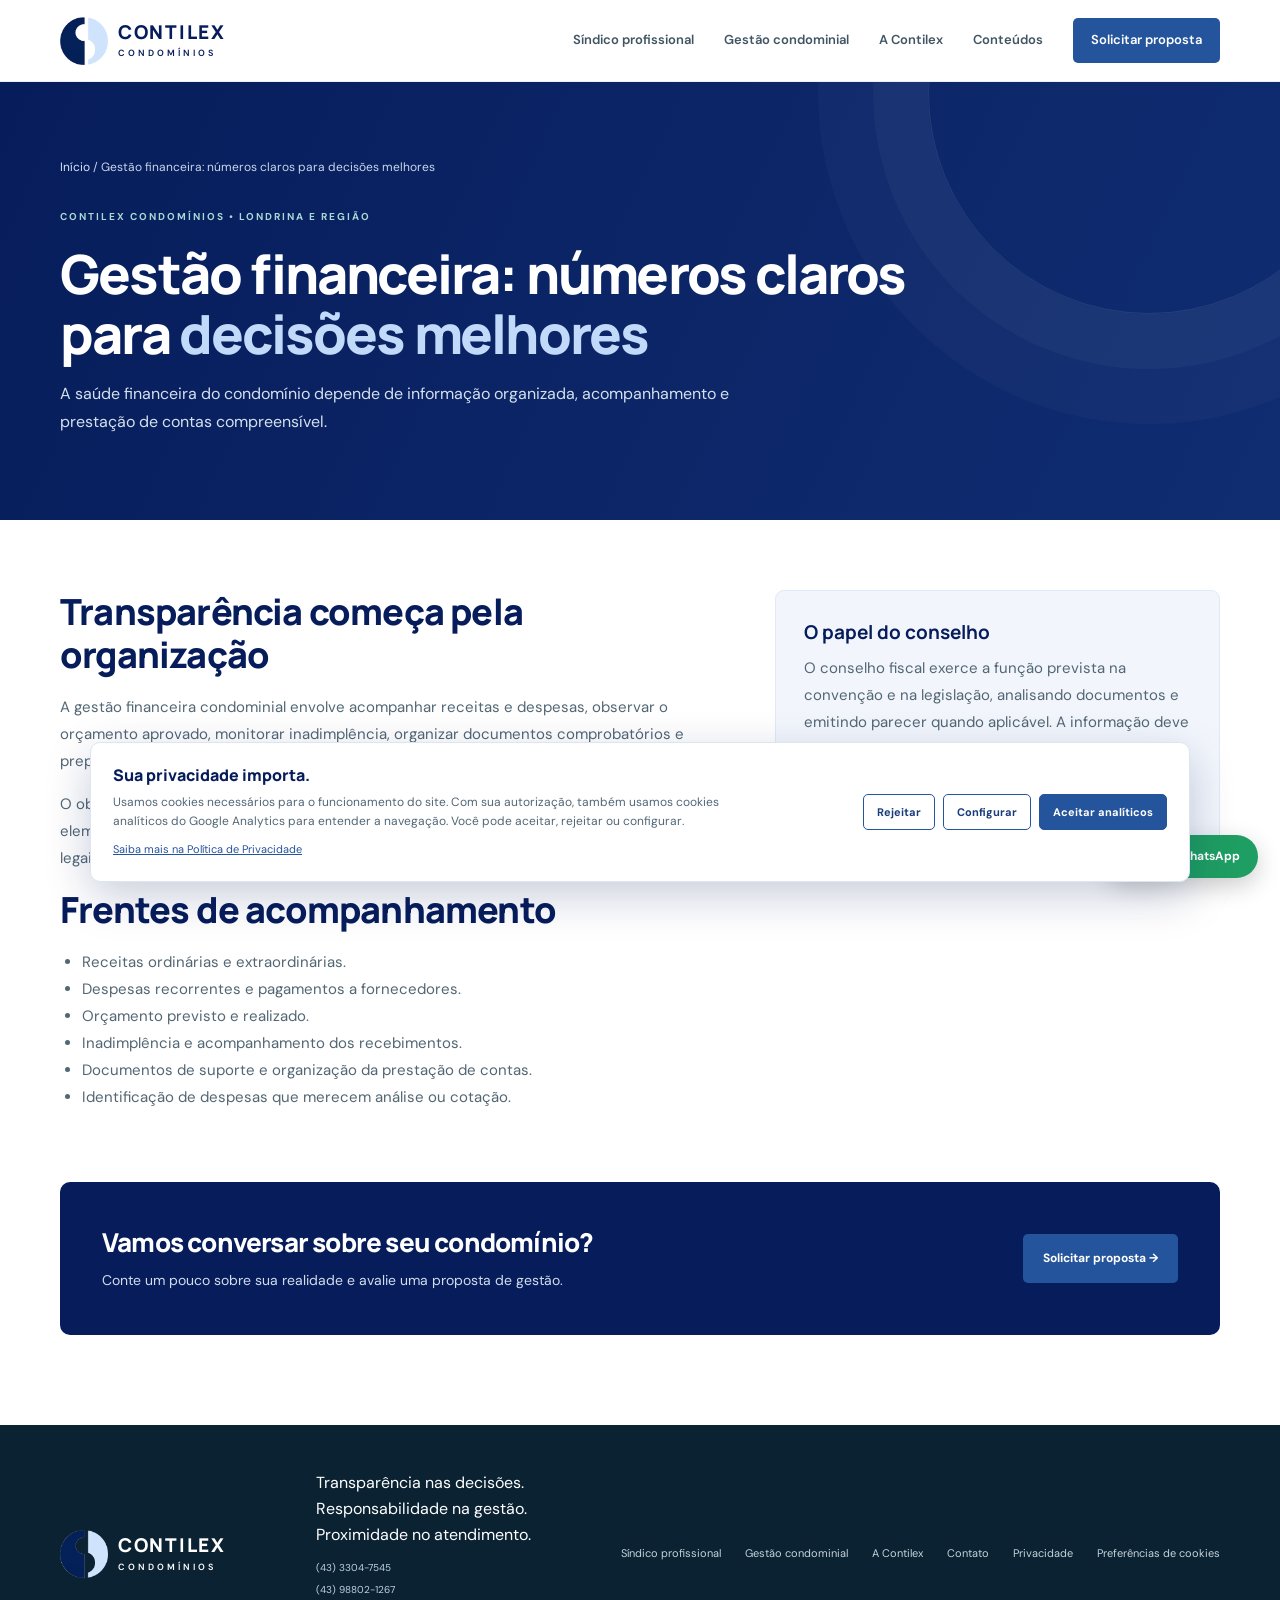
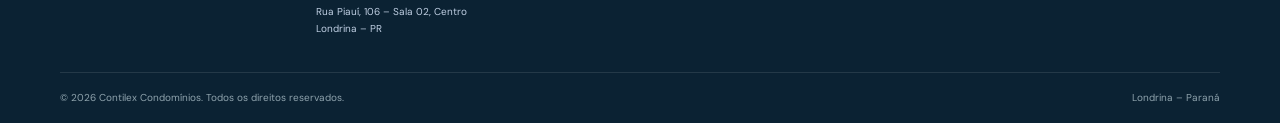
<file: gestao-financeira/index.html>
<!doctype html><html lang="pt-BR"><head><meta charset="utf-8"><meta name="viewport" content="width=device-width, initial-scale=1"><title>Gestão Financeira de Condomínios em Londrina | Contilex</title><meta name="description" content="Organização financeira condominial, acompanhamento orçamentário, receitas, despesas e prestação de contas com transparência."><meta name="robots" content="index,follow"><link rel="canonical" href="https://www.contilexcondominios.com.brgestao-financeira/"><meta name="theme-color" content="#071d5b"><link rel="stylesheet" href="/styles.css"><link rel="stylesheet" href="/pages.css">
</head><body><a class="skip-link" href="#conteudo">Pular para o conteúdo</a><header class="site-header"><div class="container nav-wrap"><a class="brand" href="/" aria-label="Contilex Condomínios - início"><img class="brand-symbol" src="/assets/contilex-simbolo.png" alt=""><span class="brand-text">CONTILEX<small>CONDOMÍNIOS</small></span></a><button class="menu-toggle" aria-label="Abrir menu" aria-expanded="false">☰</button><nav class="main-nav" aria-label="Navegação principal"><a href="/sindico-profissional-londrina/">Síndico profissional</a><a href="/gestao-condominial/">Gestão condominial</a><a href="/sobre-a-contilex/">A Contilex</a><a href="/conteudos/">Conteúdos</a><a class="nav-cta" href="/solicitar-proposta/">Solicitar proposta</a></nav></div></header><main id="conteudo"><section class="page-hero"><div class="container"><div class="breadcrumb"><a href="/">Início</a> / Gestão financeira: números claros para decisões melhores</div><span class="eyebrow">CONTILEX CONDOMÍNIOS • LONDRINA E REGIÃO</span><h1>Gestão financeira: números claros para <em>decisões melhores</em></h1><p>A saúde financeira do condomínio depende de informação organizada, acompanhamento e prestação de contas compreensível.</p></div></section><section class="page-content"><div class="container"><div class="content-grid"><div class="content-narrow"><h2>Transparência começa pela organização</h2><p>A gestão financeira condominial envolve acompanhar receitas e despesas, observar o orçamento aprovado, monitorar inadimplência, organizar documentos comprobatórios e preparar informações para análise do síndico, conselho e assembleia.</p><p>O objetivo é permitir que os responsáveis compreendam a situação financeira e tenham elementos para decidir com responsabilidade. A prestação de contas deve seguir as regras legais, a convenção e as deliberações do condomínio.</p><h2>Frentes de acompanhamento</h2><ul><li>Receitas ordinárias e extraordinárias.</li><li>Despesas recorrentes e pagamentos a fornecedores.</li><li>Orçamento previsto e realizado.</li><li>Inadimplência e acompanhamento dos recebimentos.</li><li>Documentos de suporte e organização da prestação de contas.</li><li>Identificação de despesas que merecem análise ou cotação.</li></ul></div><aside class="info-panel"><h3>O papel do conselho</h3><p>O conselho fiscal exerce a função prevista na convenção e na legislação, analisando documentos e emitindo parecer quando aplicável. A informação deve estar organizada para permitir uma análise responsável.</p><a class="inline-link" href="/conteudos/prestacao-de-contas-condominio/">Leia: prestação de contas →</a></aside></div><div class="cta-band"><div><h2>Vamos conversar sobre seu condomínio?</h2><p>Conte um pouco sobre sua realidade e avalie uma proposta de gestão.</p></div><a class="button button-primary" href="/solicitar-proposta/">Solicitar proposta →</a></div></div></section></main><footer class="site-footer"><div class="container footer-main"><a class="brand brand-footer" href="/"><img class="brand-symbol" src="/assets/contilex-simbolo.png" alt=""><span class="brand-text">CONTILEX<small>CONDOMÍNIOS</small></span></a><div class="footer-contact"><p>Transparência nas decisões.<br>Responsabilidade na gestão.<br>Proximidade no atendimento.</p><a href="tel:+554333047545">(43) 3304-7545</a><a href="https://wa.me/5543988021267">(43) 98802-1267</a><span>Rua Piauí, 106 – Sala 02, Centro<br>Londrina – PR</span></div><div class="footer-links"><a href="/sindico-profissional-londrina/">Síndico profissional</a><a href="/gestao-condominial/">Gestão condominial</a><a href="/sobre-a-contilex/">A Contilex</a><a href="/solicitar-proposta/">Contato</a><a href="/politica-de-privacidade/">Privacidade</a><a href="/politica-de-privacidade/#cookies" data-cookie-settings>Preferências de cookies</a></div></div><div class="container footer-bottom"><span>© <span id="year"></span> Contilex Condomínios. Todos os direitos reservados.</span><span>Londrina – Paraná</span></div></footer><a class="whatsapp-float" href="https://wa.me/5543988021267" target="_blank" rel="noopener noreferrer">Fale pelo WhatsApp</a><script src="/script.js"></script></body></html>
</file>
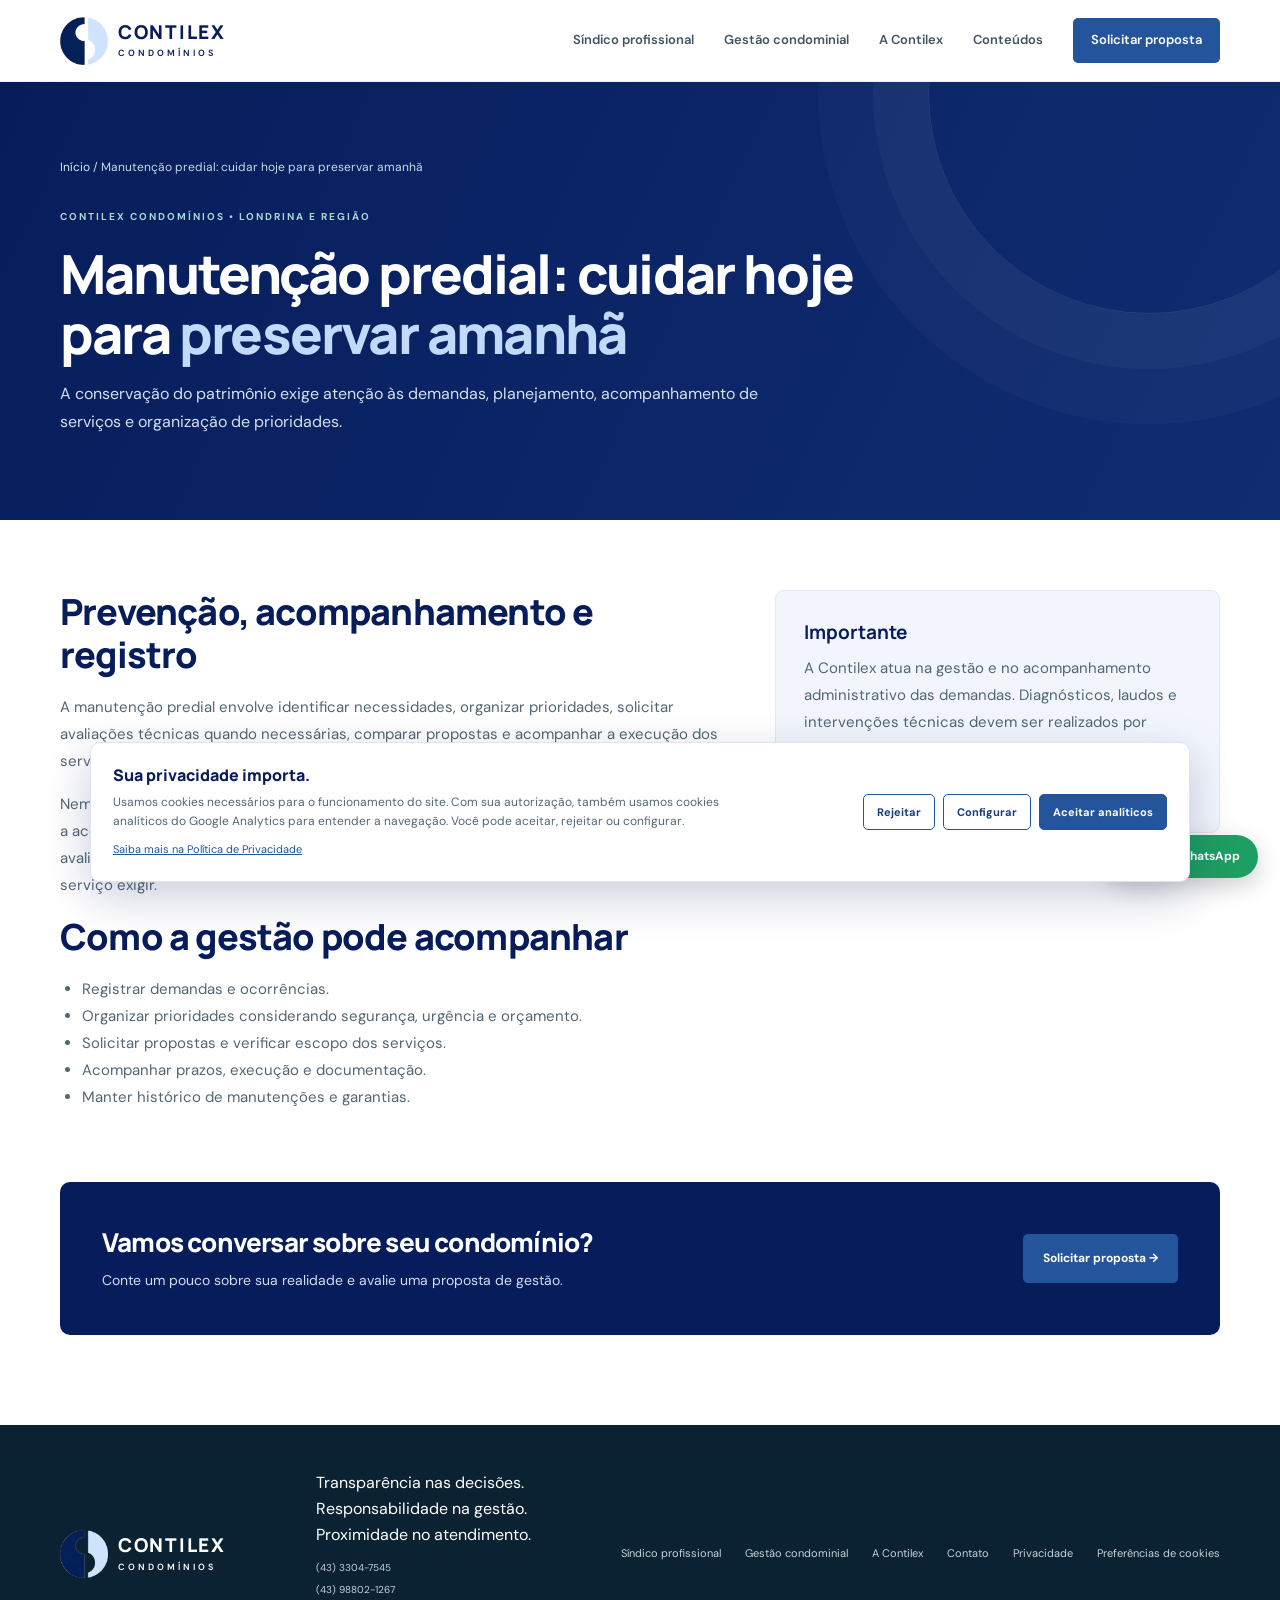
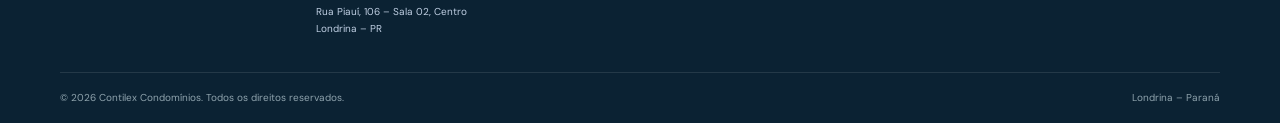
<file: manutencao-predial/index.html>
<!doctype html><html lang="pt-BR"><head><meta charset="utf-8"><meta name="viewport" content="width=device-width, initial-scale=1"><title>Manutenção Predial de Condomínios em Londrina | Contilex</title><meta name="description" content="Acompanhamento de manutenção preventiva e corretiva, fornecedores e conservação das áreas comuns em condomínios."><meta name="robots" content="index,follow"><link rel="canonical" href="https://www.contilexcondominios.com.brmanutencao-predial/"><meta name="theme-color" content="#071d5b"><link rel="stylesheet" href="/styles.css"><link rel="stylesheet" href="/pages.css">
</head><body><a class="skip-link" href="#conteudo">Pular para o conteúdo</a><header class="site-header"><div class="container nav-wrap"><a class="brand" href="/" aria-label="Contilex Condomínios - início"><img class="brand-symbol" src="/assets/contilex-simbolo.png" alt=""><span class="brand-text">CONTILEX<small>CONDOMÍNIOS</small></span></a><button class="menu-toggle" aria-label="Abrir menu" aria-expanded="false">☰</button><nav class="main-nav" aria-label="Navegação principal"><a href="/sindico-profissional-londrina/">Síndico profissional</a><a href="/gestao-condominial/">Gestão condominial</a><a href="/sobre-a-contilex/">A Contilex</a><a href="/conteudos/">Conteúdos</a><a class="nav-cta" href="/solicitar-proposta/">Solicitar proposta</a></nav></div></header><main id="conteudo"><section class="page-hero"><div class="container"><div class="breadcrumb"><a href="/">Início</a> / Manutenção predial: cuidar hoje para preservar amanhã</div><span class="eyebrow">CONTILEX CONDOMÍNIOS • LONDRINA E REGIÃO</span><h1>Manutenção predial: cuidar hoje para <em>preservar amanhã</em></h1><p>A conservação do patrimônio exige atenção às demandas, planejamento, acompanhamento de serviços e organização de prioridades.</p></div></section><section class="page-content"><div class="container"><div class="content-grid"><div class="content-narrow"><h2>Prevenção, acompanhamento e registro</h2><p>A manutenção predial envolve identificar necessidades, organizar prioridades, solicitar avaliações técnicas quando necessárias, comparar propostas e acompanhar a execução dos serviços contratados.</p><p>Nem toda intervenção pode ser prevista, mas um processo de manutenção preventiva ajuda a acompanhar sistemas e áreas comuns, registrar ocorrências e reduzir improvisos. A avaliação técnica deve ser feita por profissionais habilitados sempre que a natureza do serviço exigir.</p><h2>Como a gestão pode acompanhar</h2><ul><li>Registrar demandas e ocorrências.</li><li>Organizar prioridades considerando segurança, urgência e orçamento.</li><li>Solicitar propostas e verificar escopo dos serviços.</li><li>Acompanhar prazos, execução e documentação.</li><li>Manter histórico de manutenções e garantias.</li></ul></div><aside class="info-panel"><h3>Importante</h3><p>A Contilex atua na gestão e no acompanhamento administrativo das demandas. Diagnósticos, laudos e intervenções técnicas devem ser realizados por profissionais e empresas habilitados.</p><a class="inline-link" href="/conteudos/manutencao-preventiva/">Leia sobre manutenção preventiva →</a></aside></div><div class="cta-band"><div><h2>Vamos conversar sobre seu condomínio?</h2><p>Conte um pouco sobre sua realidade e avalie uma proposta de gestão.</p></div><a class="button button-primary" href="/solicitar-proposta/">Solicitar proposta →</a></div></div></section></main><footer class="site-footer"><div class="container footer-main"><a class="brand brand-footer" href="/"><img class="brand-symbol" src="/assets/contilex-simbolo.png" alt=""><span class="brand-text">CONTILEX<small>CONDOMÍNIOS</small></span></a><div class="footer-contact"><p>Transparência nas decisões.<br>Responsabilidade na gestão.<br>Proximidade no atendimento.</p><a href="tel:+554333047545">(43) 3304-7545</a><a href="https://wa.me/5543988021267">(43) 98802-1267</a><span>Rua Piauí, 106 – Sala 02, Centro<br>Londrina – PR</span></div><div class="footer-links"><a href="/sindico-profissional-londrina/">Síndico profissional</a><a href="/gestao-condominial/">Gestão condominial</a><a href="/sobre-a-contilex/">A Contilex</a><a href="/solicitar-proposta/">Contato</a><a href="/politica-de-privacidade/">Privacidade</a><a href="/politica-de-privacidade/#cookies" data-cookie-settings>Preferências de cookies</a></div></div><div class="container footer-bottom"><span>© <span id="year"></span> Contilex Condomínios. Todos os direitos reservados.</span><span>Londrina – Paraná</span></div></footer><a class="whatsapp-float" href="https://wa.me/5543988021267" target="_blank" rel="noopener noreferrer">Fale pelo WhatsApp</a><script src="/script.js"></script></body></html>
</file>
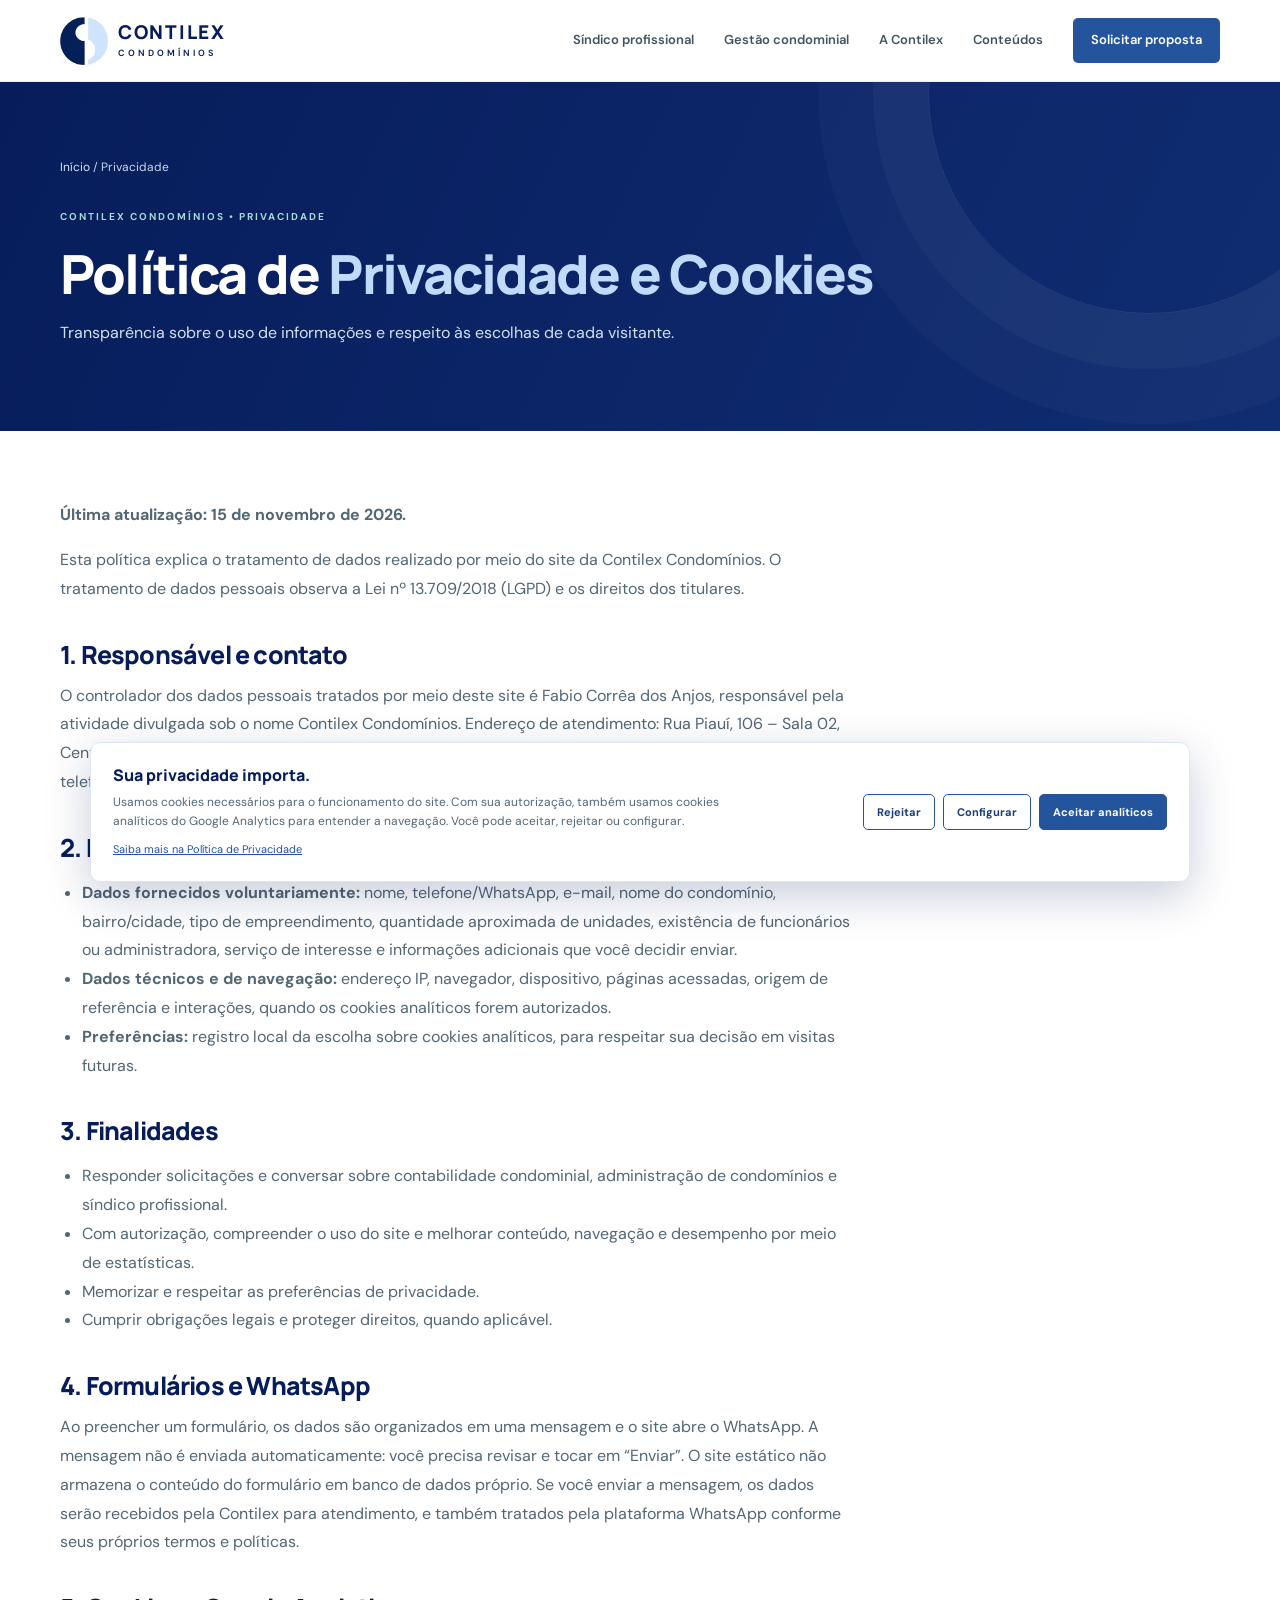
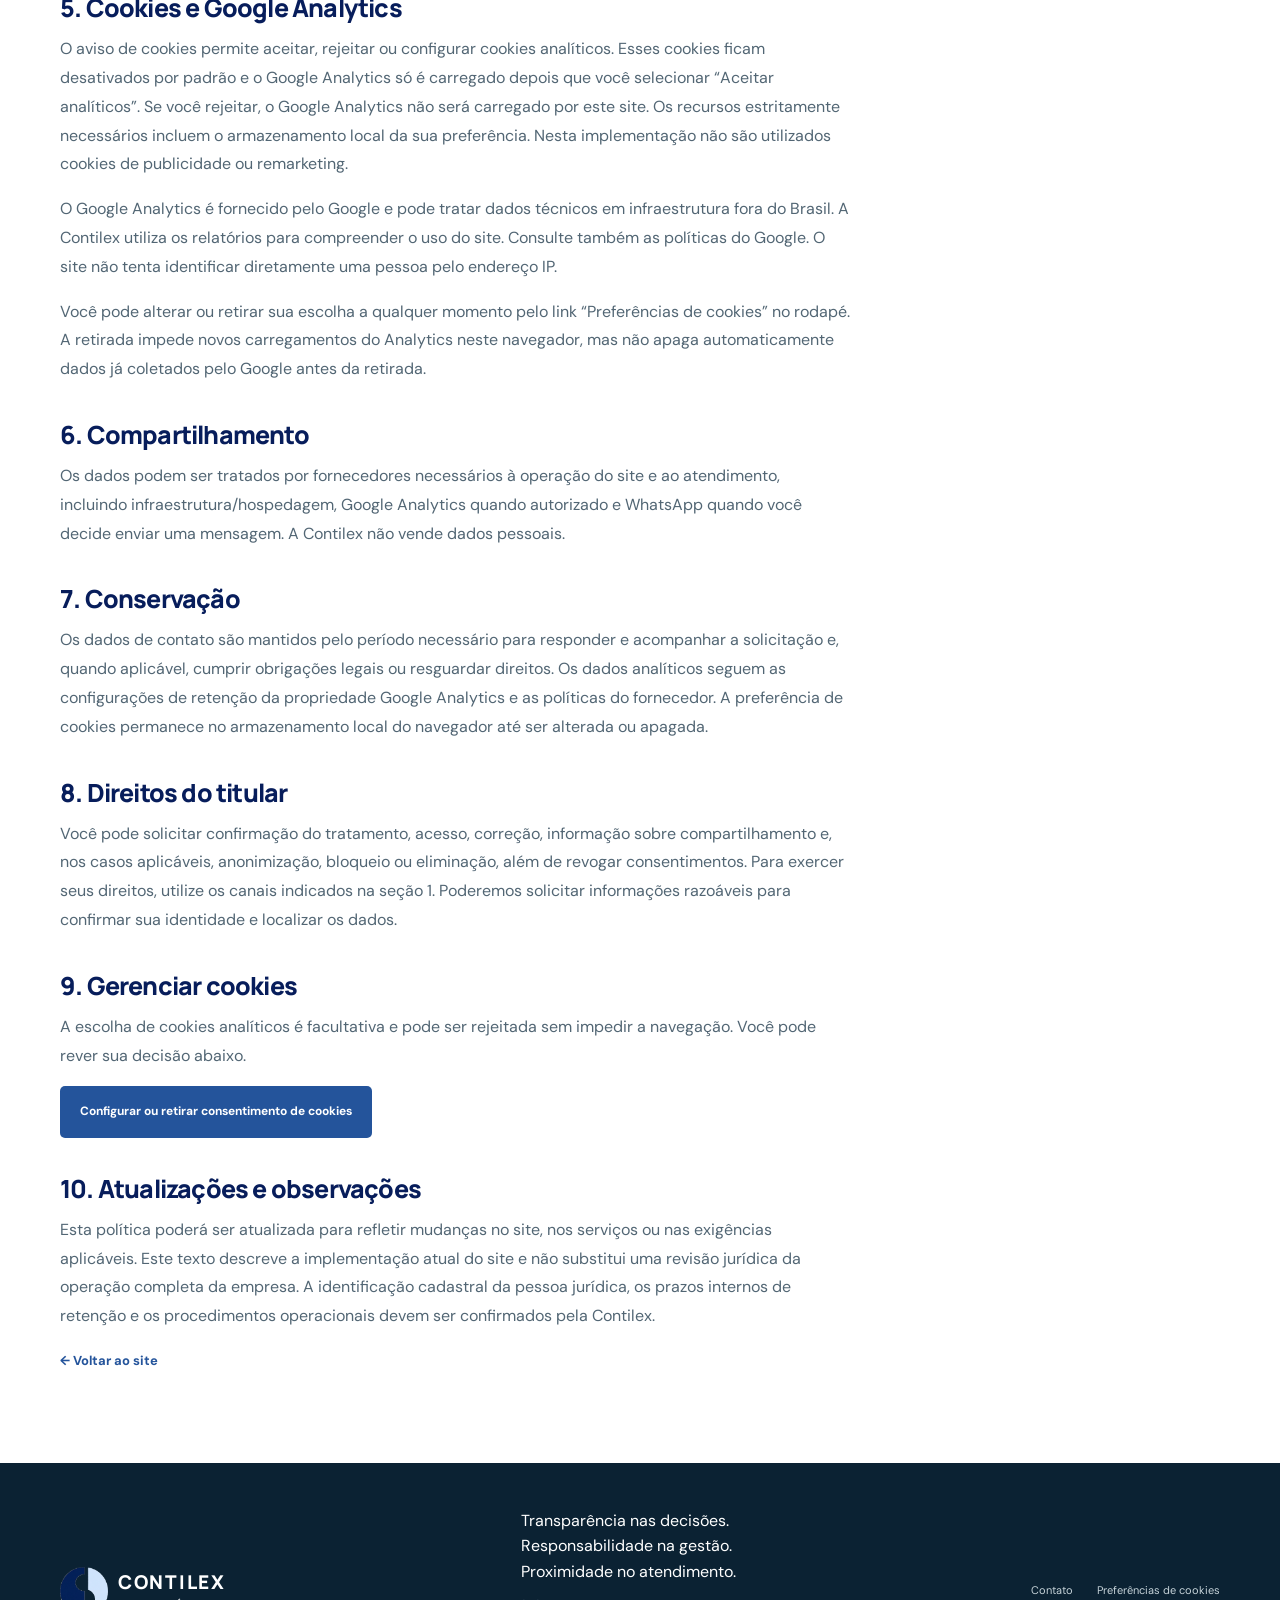
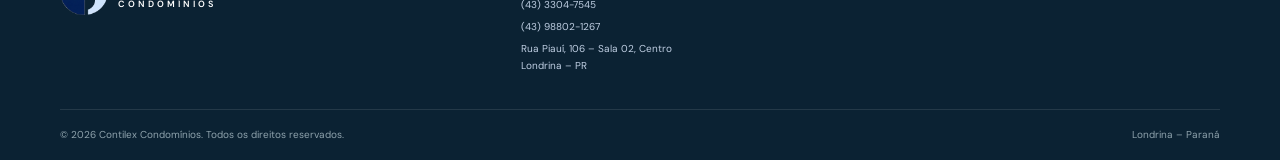
<file: politica-de-privacidade/index.html>
<!doctype html><html lang="pt-BR"><head><meta charset="utf-8"><meta name="viewport" content="width=device-width, initial-scale=1"><title>Política de Privacidade e Cookies | Contilex Condomínios</title><meta name="description" content="Saiba como a Contilex Condomínios trata dados pessoais e utiliza cookies neste site, conforme a LGPD."><meta name="robots" content="index,follow"><link rel="canonical" href="https://www.contilexcondominios.com.br/politica-de-privacidade/"><meta name="theme-color" content="#071d5b"><link rel="stylesheet" href="/styles.css"><link rel="stylesheet" href="/pages.css"></head><body><a class="skip-link" href="#conteudo">Pular para o conteúdo</a><header class="site-header"><div class="container nav-wrap"><a class="brand" href="/" aria-label="Contilex Condomínios - início"><img class="brand-symbol" src="/assets/contilex-simbolo.png" alt=""><span class="brand-text">CONTILEX<small>CONDOMÍNIOS</small></span></a><button class="menu-toggle" aria-label="Abrir menu" aria-expanded="false">☰</button><nav class="main-nav" aria-label="Navegação principal"><a href="/sindico-profissional-londrina/">Síndico profissional</a><a href="/gestao-condominial/">Gestão condominial</a><a href="/sobre-a-contilex/">A Contilex</a><a href="/conteudos/">Conteúdos</a><a class="nav-cta" href="/solicitar-proposta/">Solicitar proposta</a></nav></div></header><main id="conteudo"><section class="page-hero"><div class="container"><div class="breadcrumb"><a href="/">Início</a> / Privacidade</div><span class="eyebrow">CONTILEX CONDOMÍNIOS • PRIVACIDADE</span><h1>Política de <em>Privacidade e Cookies</em></h1><p>Transparência sobre o uso de informações e respeito às escolhas de cada visitante.</p></div></section><section class="page-content"><div class="container"><article class="article-body"><p><strong>Última atualização: 15 de novembro de 2026.</strong></p><p>Esta política explica o tratamento de dados realizado por meio do site da Contilex Condomínios. O tratamento de dados pessoais observa a Lei nº 13.709/2018 (LGPD) e os direitos dos titulares.</p><h2>1. Responsável e contato</h2><p>O controlador dos dados pessoais tratados por meio deste site é Fabio Corrêa dos Anjos, responsável pela atividade divulgada sob o nome Contilex Condomínios. Endereço de atendimento: Rua Piauí, 106 – Sala 02, Centro, Londrina – PR. Para dúvidas e solicitações relacionadas a dados pessoais, entre em contato pelo telefone fixo (43) 3304-7545.</p><h2>2. Dados tratados</h2><ul><li><strong>Dados fornecidos voluntariamente:</strong> nome, telefone/WhatsApp, e-mail, nome do condomínio, bairro/cidade, tipo de empreendimento, quantidade aproximada de unidades, existência de funcionários ou administradora, serviço de interesse e informações adicionais que você decidir enviar.</li><li><strong>Dados técnicos e de navegação:</strong> endereço IP, navegador, dispositivo, páginas acessadas, origem de referência e interações, quando os cookies analíticos forem autorizados.</li><li><strong>Preferências:</strong> registro local da escolha sobre cookies analíticos, para respeitar sua decisão em visitas futuras.</li></ul><h2>3. Finalidades</h2><ul><li>Responder solicitações e conversar sobre contabilidade condominial, administração de condomínios e síndico profissional.</li><li>Com autorização, compreender o uso do site e melhorar conteúdo, navegação e desempenho por meio de estatísticas.</li><li>Memorizar e respeitar as preferências de privacidade.</li><li>Cumprir obrigações legais e proteger direitos, quando aplicável.</li></ul><h2>4. Formulários e WhatsApp</h2><p>Ao preencher um formulário, os dados são organizados em uma mensagem e o site abre o WhatsApp. A mensagem não é enviada automaticamente: você precisa revisar e tocar em “Enviar”. O site estático não armazena o conteúdo do formulário em banco de dados próprio. Se você enviar a mensagem, os dados serão recebidos pela Contilex para atendimento, e também tratados pela plataforma WhatsApp conforme seus próprios termos e políticas.</p><h2>5. Cookies e Google Analytics</h2><p>O aviso de cookies permite aceitar, rejeitar ou configurar cookies analíticos. Esses cookies ficam desativados por padrão e o Google Analytics só é carregado depois que você selecionar “Aceitar analíticos”. Se você rejeitar, o Google Analytics não será carregado por este site. Os recursos estritamente necessários incluem o armazenamento local da sua preferência. Nesta implementação não são utilizados cookies de publicidade ou remarketing.</p><p>O Google Analytics é fornecido pelo Google e pode tratar dados técnicos em infraestrutura fora do Brasil. A Contilex utiliza os relatórios para compreender o uso do site. Consulte também as políticas do Google. O site não tenta identificar diretamente uma pessoa pelo endereço IP.</p><p>Você pode alterar ou retirar sua escolha a qualquer momento pelo link “Preferências de cookies” no rodapé. A retirada impede novos carregamentos do Analytics neste navegador, mas não apaga automaticamente dados já coletados pelo Google antes da retirada.</p><h2>6. Compartilhamento</h2><p>Os dados podem ser tratados por fornecedores necessários à operação do site e ao atendimento, incluindo infraestrutura/hospedagem, Google Analytics quando autorizado e WhatsApp quando você decide enviar uma mensagem. A Contilex não vende dados pessoais.</p><h2>7. Conservação</h2><p>Os dados de contato são mantidos pelo período necessário para responder e acompanhar a solicitação e, quando aplicável, cumprir obrigações legais ou resguardar direitos. Os dados analíticos seguem as configurações de retenção da propriedade Google Analytics e as políticas do fornecedor. A preferência de cookies permanece no armazenamento local do navegador até ser alterada ou apagada.</p><h2>8. Direitos do titular</h2><p>Você pode solicitar confirmação do tratamento, acesso, correção, informação sobre compartilhamento e, nos casos aplicáveis, anonimização, bloqueio ou eliminação, além de revogar consentimentos. Para exercer seus direitos, utilize os canais indicados na seção 1. Poderemos solicitar informações razoáveis para confirmar sua identidade e localizar os dados.</p><h2 id="cookies">9. Gerenciar cookies</h2><p>A escolha de cookies analíticos é facultativa e pode ser rejeitada sem impedir a navegação. Você pode rever sua decisão abaixo.</p><p><a class="button button-primary" href="#cookies" data-cookie-settings>Configurar ou retirar consentimento de cookies</a></p><h2>10. Atualizações e observações</h2><p>Esta política poderá ser atualizada para refletir mudanças no site, nos serviços ou nas exigências aplicáveis. Este texto descreve a implementação atual do site e não substitui uma revisão jurídica da operação completa da empresa. A identificação cadastral da pessoa jurídica, os prazos internos de retenção e os procedimentos operacionais devem ser confirmados pela Contilex.</p><a class="inline-link" href="/">← Voltar ao site</a></article></div></section></main><footer class="site-footer"><div class="container footer-main"><a class="brand brand-footer" href="/"><img class="brand-symbol" src="/assets/contilex-simbolo.png" alt=""><span class="brand-text">CONTILEX<small>CONDOMÍNIOS</small></span></a><div class="footer-contact"><p>Transparência nas decisões.<br>Responsabilidade na gestão.<br>Proximidade no atendimento.</p><a href="tel:+554333047545">(43) 3304-7545</a><a href="https://wa.me/5543988021267">(43) 98802-1267</a><span>Rua Piauí, 106 – Sala 02, Centro<br>Londrina – PR</span></div><div class="footer-links"><a href="/solicitar-proposta/">Contato</a><a href="#cookies" data-cookie-settings>Preferências de cookies</a></div></div><div class="container footer-bottom"><span>© <span id="year"></span> Contilex Condomínios. Todos os direitos reservados.</span><span>Londrina – Paraná</span></div></footer><script src="/script.js"></script></body></html>
</file>
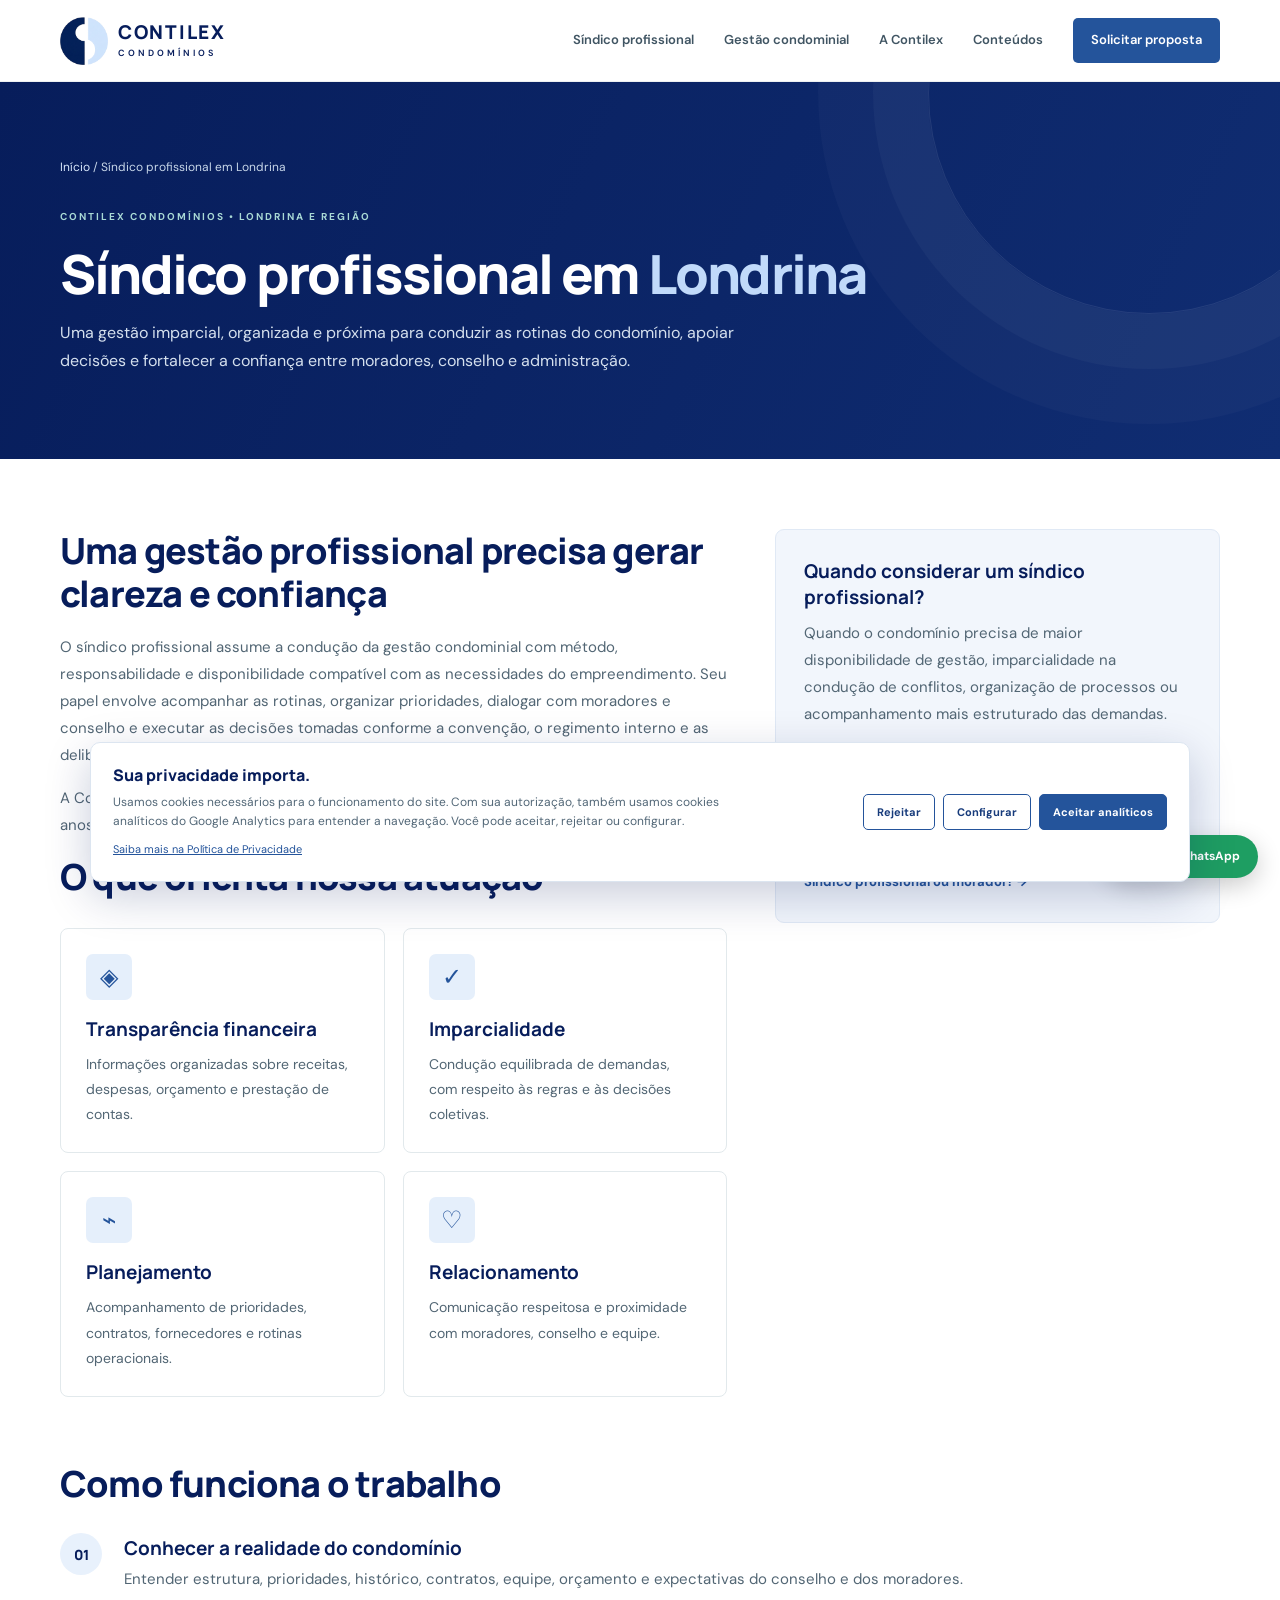
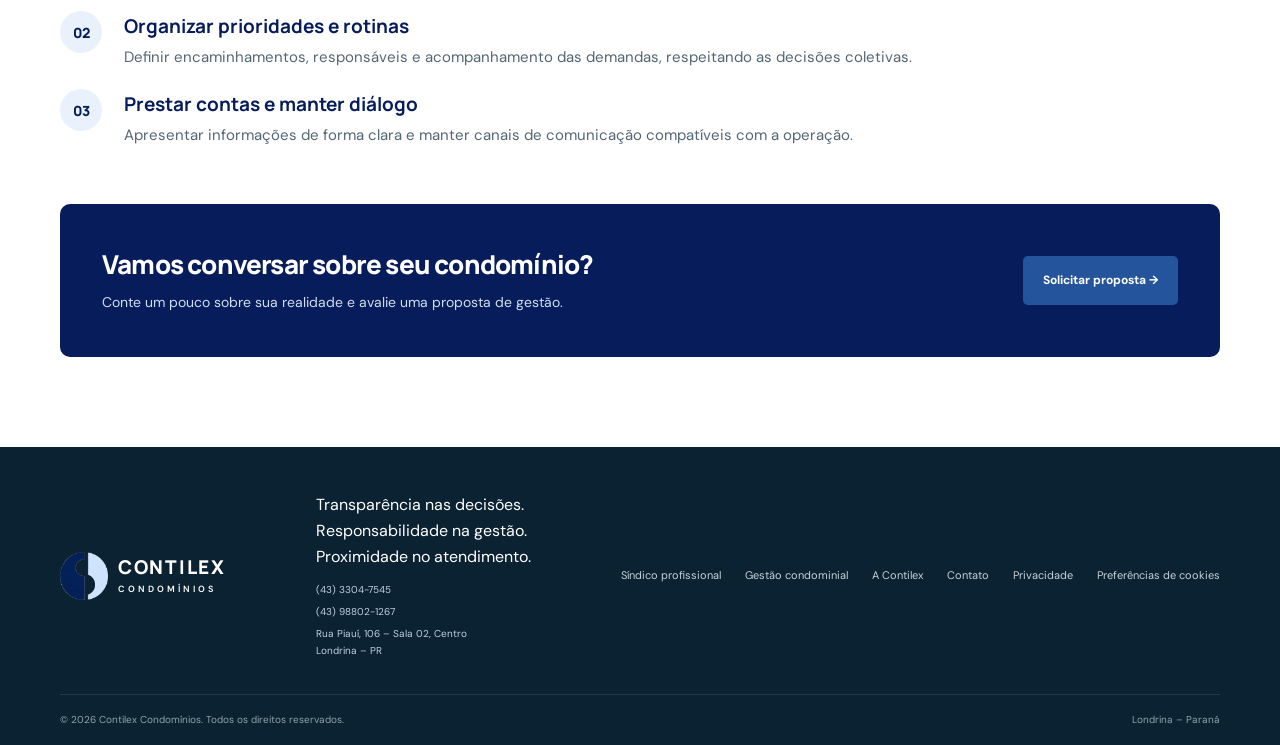
<file: sindico-profissional-londrina/index.html>
<!doctype html><html lang="pt-BR"><head><meta charset="utf-8"><meta name="viewport" content="width=device-width, initial-scale=1"><title>Síndico Profissional em Londrina | Contilex Condomínios</title><meta name="description" content="Conheça a atuação da Contilex como síndico profissional em Londrina. Gestão transparente, organização financeira, diálogo e acompanhamento do condomínio."><meta name="robots" content="index,follow"><link rel="canonical" href="https://www.contilexcondominios.com.brsindico-profissional-londrina/"><meta name="theme-color" content="#071d5b"><link rel="stylesheet" href="/styles.css"><link rel="stylesheet" href="/pages.css">
</head><body><a class="skip-link" href="#conteudo">Pular para o conteúdo</a><header class="site-header"><div class="container nav-wrap"><a class="brand" href="/" aria-label="Contilex Condomínios - início"><img class="brand-symbol" src="/assets/contilex-simbolo.png" alt=""><span class="brand-text">CONTILEX<small>CONDOMÍNIOS</small></span></a><button class="menu-toggle" aria-label="Abrir menu" aria-expanded="false">☰</button><nav class="main-nav" aria-label="Navegação principal"><a href="/sindico-profissional-londrina/">Síndico profissional</a><a href="/gestao-condominial/">Gestão condominial</a><a href="/sobre-a-contilex/">A Contilex</a><a href="/conteudos/">Conteúdos</a><a class="nav-cta" href="/solicitar-proposta/">Solicitar proposta</a></nav></div></header><main id="conteudo"><section class="page-hero"><div class="container"><div class="breadcrumb"><a href="/">Início</a> / Síndico profissional em Londrina</div><span class="eyebrow">CONTILEX CONDOMÍNIOS • LONDRINA E REGIÃO</span><h1>Síndico profissional em <em>Londrina</em></h1><p>Uma gestão imparcial, organizada e próxima para conduzir as rotinas do condomínio, apoiar decisões e fortalecer a confiança entre moradores, conselho e administração.</p></div></section><section class="page-content"><div class="container"><div class="content-grid"><div class="content-narrow"><h2>Uma gestão profissional precisa gerar clareza e confiança</h2><p>O síndico profissional assume a condução da gestão condominial com método, responsabilidade e disponibilidade compatível com as necessidades do empreendimento. Seu papel envolve acompanhar as rotinas, organizar prioridades, dialogar com moradores e conselho e executar as decisões tomadas conforme a convenção, o regimento interno e as deliberações de assembleia.</p><p>A Contilex atua com foco em transparência, responsabilidade e proximidade, apoiada em 17 anos de experiência prática em gestão condominial e administrativa.</p><h2>O que orienta nossa atuação</h2><div class="feature-grid"><article class="feature-card"><div class="card-icon">◈</div><h3>Transparência financeira</h3><p>Informações organizadas sobre receitas, despesas, orçamento e prestação de contas.</p></article><article class="feature-card"><div class="card-icon">✓</div><h3>Imparcialidade</h3><p>Condução equilibrada de demandas, com respeito às regras e às decisões coletivas.</p></article><article class="feature-card"><div class="card-icon">⌁</div><h3>Planejamento</h3><p>Acompanhamento de prioridades, contratos, fornecedores e rotinas operacionais.</p></article><article class="feature-card"><div class="card-icon">♡</div><h3>Relacionamento</h3><p>Comunicação respeitosa e proximidade com moradores, conselho e equipe.</p></article></div></div><aside class="info-panel"><h3>Quando considerar um síndico profissional?</h3><p>Quando o condomínio precisa de maior disponibilidade de gestão, imparcialidade na condução de conflitos, organização de processos ou acompanhamento mais estruturado das demandas.</p><p>A contratação deve considerar o perfil do empreendimento, as atribuições esperadas, a disponibilidade necessária e as regras previstas na convenção.</p><a class="inline-link" href="/conteudos/sindico-profissional-ou-morador/">Síndico profissional ou morador? →</a></aside></div><section style="margin-top:65px"><h2>Como funciona o trabalho</h2><div class="step-list"><div class="step-item"><b class="step-number">01</b><div><h3>Conhecer a realidade do condomínio</h3><p>Entender estrutura, prioridades, histórico, contratos, equipe, orçamento e expectativas do conselho e dos moradores.</p></div></div><div class="step-item"><b class="step-number">02</b><div><h3>Organizar prioridades e rotinas</h3><p>Definir encaminhamentos, responsáveis e acompanhamento das demandas, respeitando as decisões coletivas.</p></div></div><div class="step-item"><b class="step-number">03</b><div><h3>Prestar contas e manter diálogo</h3><p>Apresentar informações de forma clara e manter canais de comunicação compatíveis com a operação.</p></div></div></div></section><div class="cta-band"><div><h2>Vamos conversar sobre seu condomínio?</h2><p>Conte um pouco sobre sua realidade e avalie uma proposta de gestão.</p></div><a class="button button-primary" href="/solicitar-proposta/">Solicitar proposta →</a></div></div></section></main><footer class="site-footer"><div class="container footer-main"><a class="brand brand-footer" href="/"><img class="brand-symbol" src="/assets/contilex-simbolo.png" alt=""><span class="brand-text">CONTILEX<small>CONDOMÍNIOS</small></span></a><div class="footer-contact"><p>Transparência nas decisões.<br>Responsabilidade na gestão.<br>Proximidade no atendimento.</p><a href="tel:+554333047545">(43) 3304-7545</a><a href="https://wa.me/5543988021267">(43) 98802-1267</a><span>Rua Piauí, 106 – Sala 02, Centro<br>Londrina – PR</span></div><div class="footer-links"><a href="/sindico-profissional-londrina/">Síndico profissional</a><a href="/gestao-condominial/">Gestão condominial</a><a href="/sobre-a-contilex/">A Contilex</a><a href="/solicitar-proposta/">Contato</a><a href="/politica-de-privacidade/">Privacidade</a><a href="/politica-de-privacidade/#cookies" data-cookie-settings>Preferências de cookies</a></div></div><div class="container footer-bottom"><span>© <span id="year"></span> Contilex Condomínios. Todos os direitos reservados.</span><span>Londrina – Paraná</span></div></footer><a class="whatsapp-float" href="https://wa.me/5543988021267" target="_blank" rel="noopener noreferrer">Fale pelo WhatsApp</a><script src="/script.js"></script></body></html>
</file>
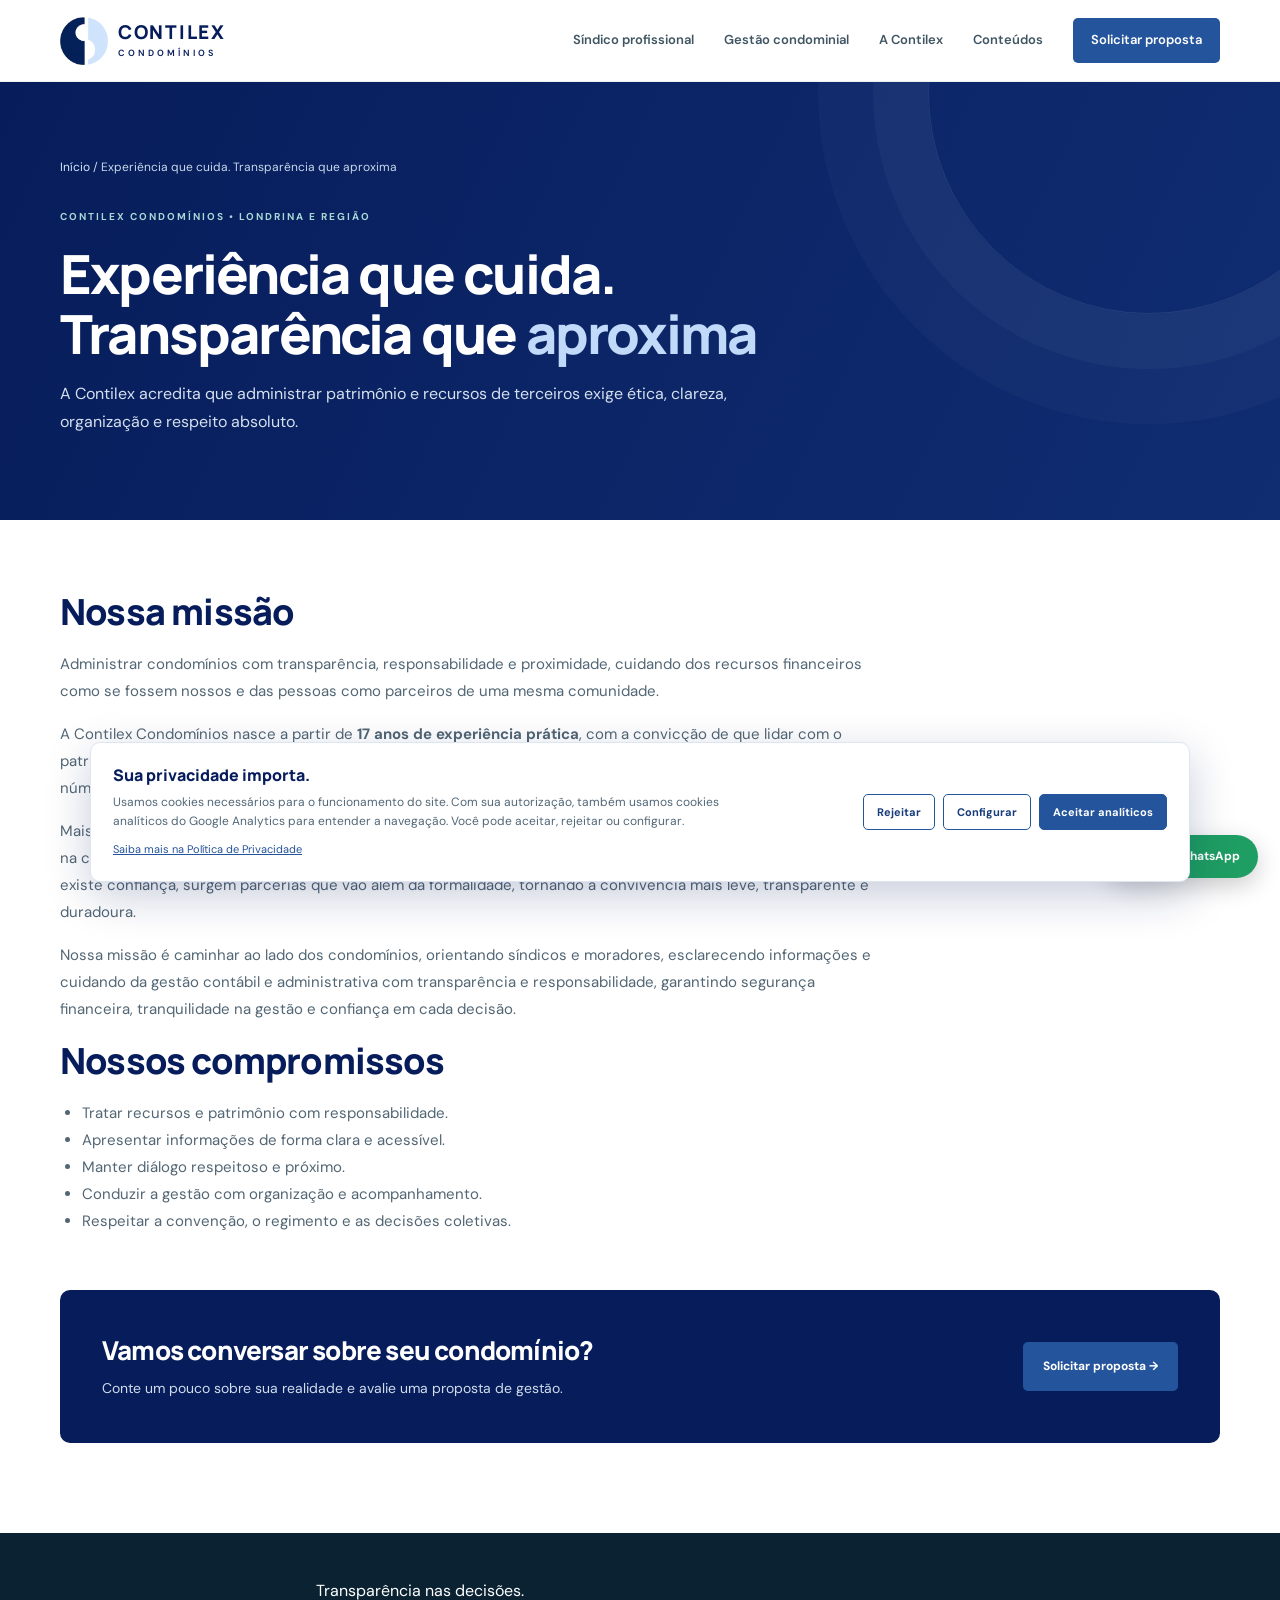
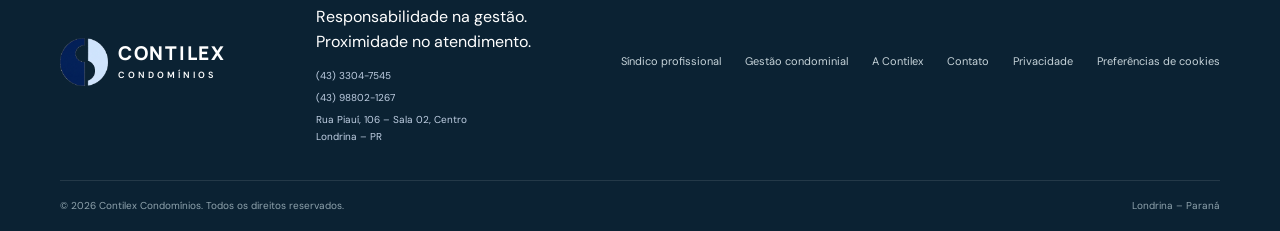
<file: sobre-a-contilex/index.html>
<!doctype html><html lang="pt-BR"><head><meta charset="utf-8"><meta name="viewport" content="width=device-width, initial-scale=1"><title>Sobre a Contilex Condomínios | Gestão em Londrina</title><meta name="description" content="Conheça a Contilex Condomínios: 17 anos de experiência prática, transparência, responsabilidade e proximidade na gestão condominial em Londrina."><meta name="robots" content="index,follow"><link rel="canonical" href="https://www.contilexcondominios.com.brsobre-a-contilex/"><meta name="theme-color" content="#071d5b"><link rel="stylesheet" href="/styles.css"><link rel="stylesheet" href="/pages.css">
</head><body><a class="skip-link" href="#conteudo">Pular para o conteúdo</a><header class="site-header"><div class="container nav-wrap"><a class="brand" href="/" aria-label="Contilex Condomínios - início"><img class="brand-symbol" src="/assets/contilex-simbolo.png" alt=""><span class="brand-text">CONTILEX<small>CONDOMÍNIOS</small></span></a><button class="menu-toggle" aria-label="Abrir menu" aria-expanded="false">☰</button><nav class="main-nav" aria-label="Navegação principal"><a href="/sindico-profissional-londrina/">Síndico profissional</a><a href="/gestao-condominial/">Gestão condominial</a><a href="/sobre-a-contilex/">A Contilex</a><a href="/conteudos/">Conteúdos</a><a class="nav-cta" href="/solicitar-proposta/">Solicitar proposta</a></nav></div></header><main id="conteudo"><section class="page-hero"><div class="container"><div class="breadcrumb"><a href="/">Início</a> / Experiência que cuida. Transparência que aproxima</div><span class="eyebrow">CONTILEX CONDOMÍNIOS • LONDRINA E REGIÃO</span><h1>Experiência que cuida. Transparência que <em>aproxima</em></h1><p>A Contilex acredita que administrar patrimônio e recursos de terceiros exige ética, clareza, organização e respeito absoluto.</p></div></section><section class="page-content"><div class="container"><div class="content-narrow"><h2>Nossa missão</h2><p>Administrar condomínios com transparência, responsabilidade e proximidade, cuidando dos recursos financeiros como se fossem nossos e das pessoas como parceiros de uma mesma comunidade.</p><p>A Contilex Condomínios nasce a partir de <strong>17 anos de experiência prática</strong>, com a convicção de que lidar com o patrimônio e o dinheiro de terceiros exige ética, clareza, organização e respeito absoluto. Acreditamos que números precisam ser claros, decisões bem explicadas e informações sempre acessíveis.</p><p>Mais do que administrar contas e rotinas, valorizamos o relacionamento humano. Construímos relações baseadas na confiança, no diálogo e na presença, porque entendemos que condomínios são feitos de pessoas — e quando existe confiança, surgem parcerias que vão além da formalidade, tornando a convivência mais leve, transparente e duradoura.</p><p>Nossa missão é caminhar ao lado dos condomínios, orientando síndicos e moradores, esclarecendo informações e cuidando da gestão contábil e administrativa com transparência e responsabilidade, garantindo segurança financeira, tranquilidade na gestão e confiança em cada decisão.</p><h2>Nossos compromissos</h2><ul><li>Tratar recursos e patrimônio com responsabilidade.</li><li>Apresentar informações de forma clara e acessível.</li><li>Manter diálogo respeitoso e próximo.</li><li>Conduzir a gestão com organização e acompanhamento.</li><li>Respeitar a convenção, o regimento e as decisões coletivas.</li></ul></div><div class="cta-band"><div><h2>Vamos conversar sobre seu condomínio?</h2><p>Conte um pouco sobre sua realidade e avalie uma proposta de gestão.</p></div><a class="button button-primary" href="/solicitar-proposta/">Solicitar proposta →</a></div></div></section></main><footer class="site-footer"><div class="container footer-main"><a class="brand brand-footer" href="/"><img class="brand-symbol" src="/assets/contilex-simbolo.png" alt=""><span class="brand-text">CONTILEX<small>CONDOMÍNIOS</small></span></a><div class="footer-contact"><p>Transparência nas decisões.<br>Responsabilidade na gestão.<br>Proximidade no atendimento.</p><a href="tel:+554333047545">(43) 3304-7545</a><a href="https://wa.me/5543988021267">(43) 98802-1267</a><span>Rua Piauí, 106 – Sala 02, Centro<br>Londrina – PR</span></div><div class="footer-links"><a href="/sindico-profissional-londrina/">Síndico profissional</a><a href="/gestao-condominial/">Gestão condominial</a><a href="/sobre-a-contilex/">A Contilex</a><a href="/solicitar-proposta/">Contato</a><a href="/politica-de-privacidade/">Privacidade</a><a href="/politica-de-privacidade/#cookies" data-cookie-settings>Preferências de cookies</a></div></div><div class="container footer-bottom"><span>© <span id="year"></span> Contilex Condomínios. Todos os direitos reservados.</span><span>Londrina – Paraná</span></div></footer><a class="whatsapp-float" href="https://wa.me/5543988021267" target="_blank" rel="noopener noreferrer">Fale pelo WhatsApp</a><script src="/script.js"></script></body></html>
</file>
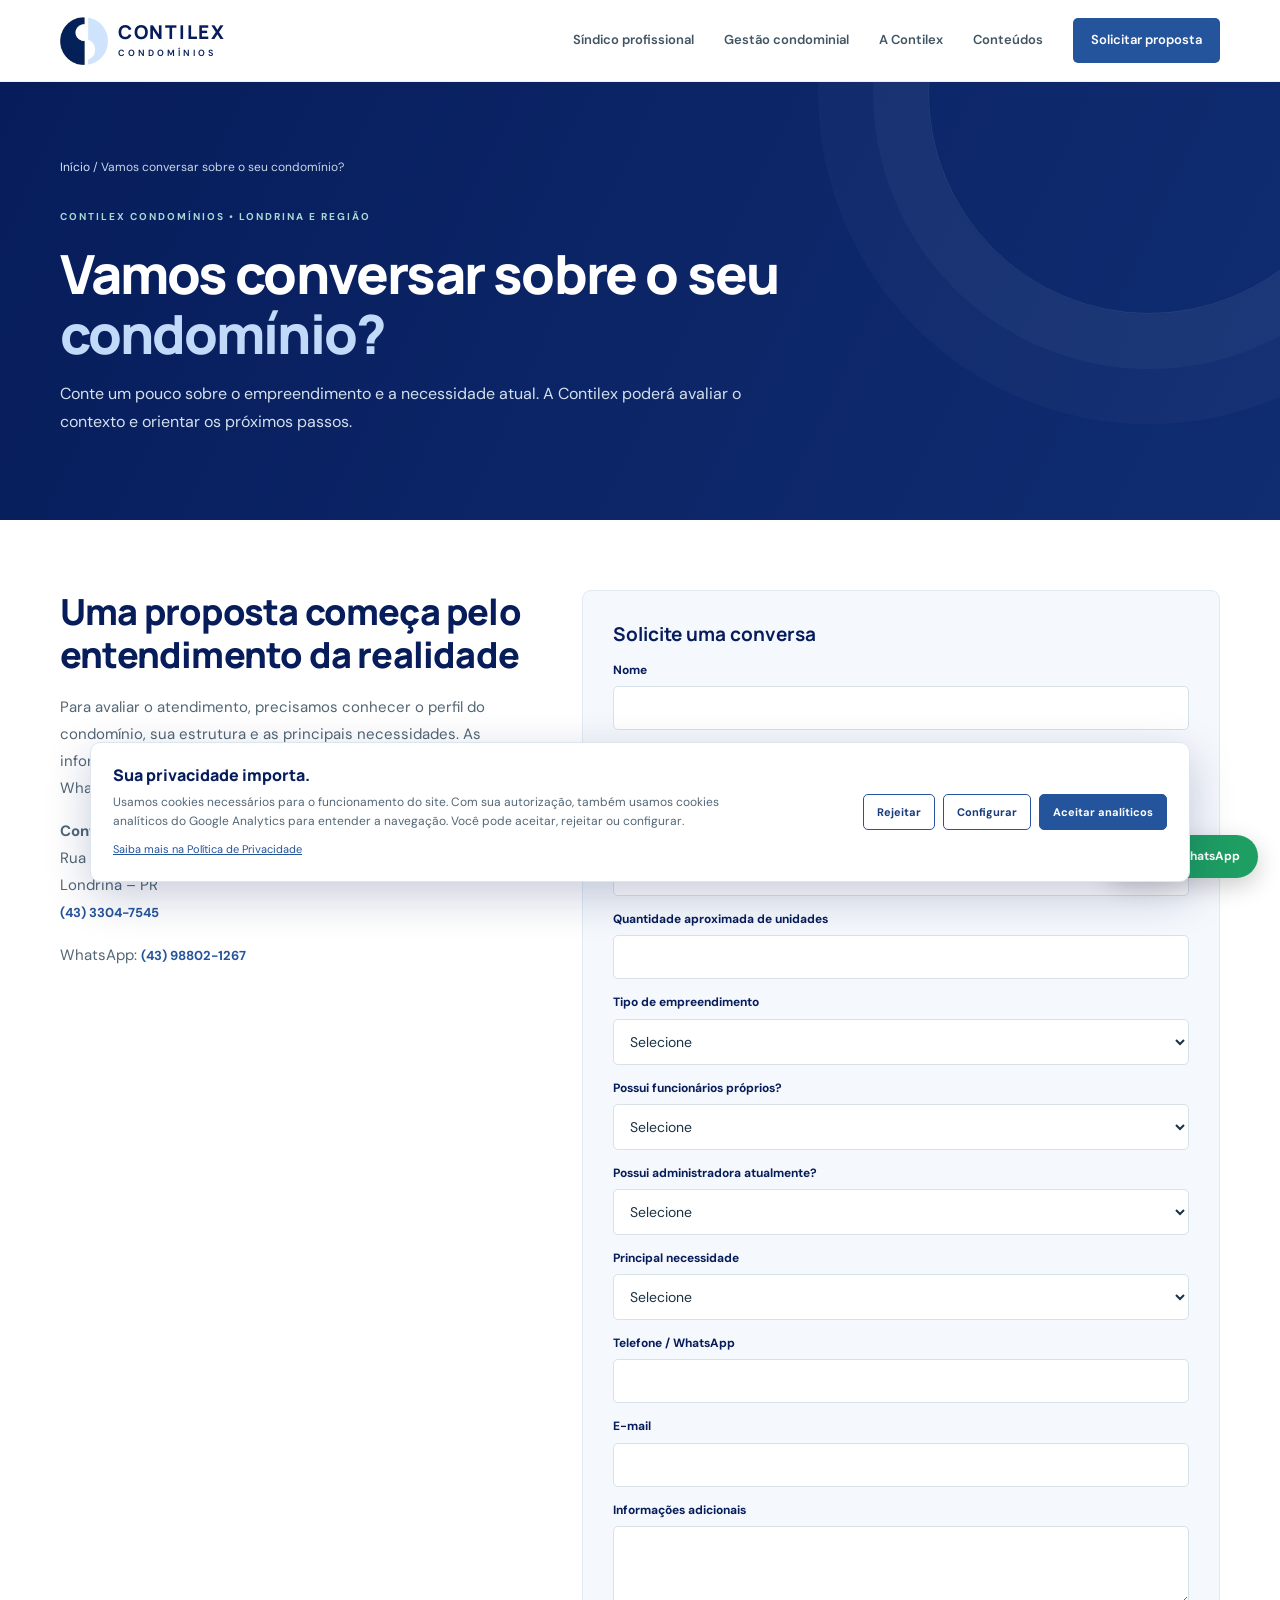
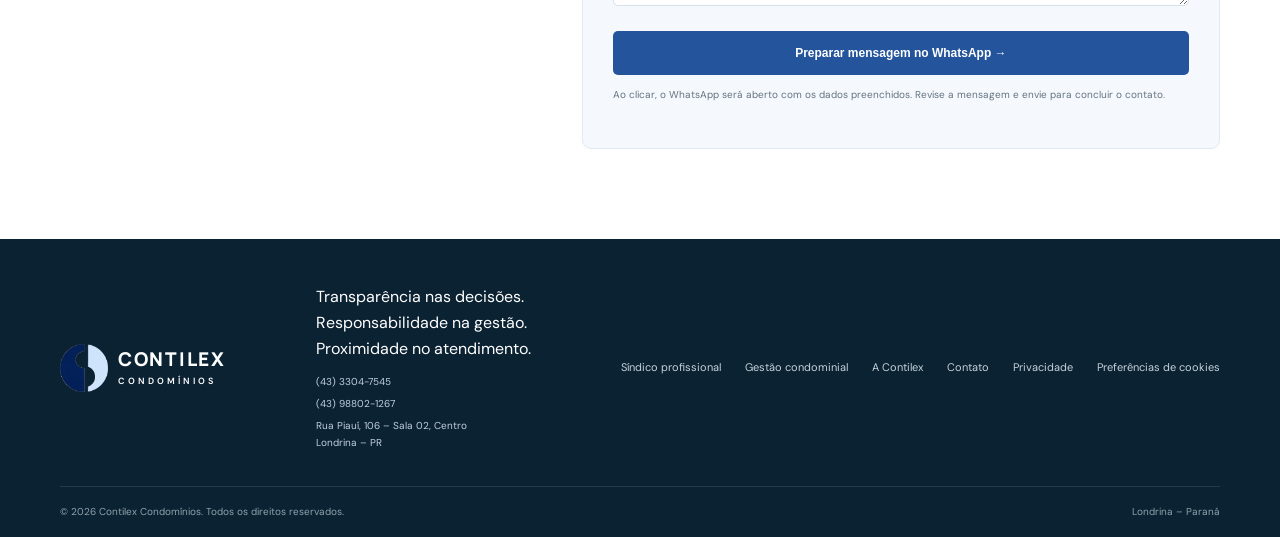
<file: solicitar-proposta/index.html>
<!doctype html><html lang="pt-BR"><head><meta charset="utf-8"><meta name="viewport" content="width=device-width, initial-scale=1"><title>Solicitar Proposta de Síndico Profissional | Contilex Londrina</title><meta name="description" content="Solicite uma conversa com a Contilex Condomínios sobre sindicatura profissional e gestão condominial em Londrina."><meta name="robots" content="index,follow"><link rel="canonical" href="https://www.contilexcondominios.com.brsolicitar-proposta/"><meta name="theme-color" content="#071d5b"><link rel="stylesheet" href="/styles.css"><link rel="stylesheet" href="/pages.css">
</head><body><a class="skip-link" href="#conteudo">Pular para o conteúdo</a><header class="site-header"><div class="container nav-wrap"><a class="brand" href="/" aria-label="Contilex Condomínios - início"><img class="brand-symbol" src="/assets/contilex-simbolo.png" alt=""><span class="brand-text">CONTILEX<small>CONDOMÍNIOS</small></span></a><button class="menu-toggle" aria-label="Abrir menu" aria-expanded="false">☰</button><nav class="main-nav" aria-label="Navegação principal"><a href="/sindico-profissional-londrina/">Síndico profissional</a><a href="/gestao-condominial/">Gestão condominial</a><a href="/sobre-a-contilex/">A Contilex</a><a href="/conteudos/">Conteúdos</a><a class="nav-cta" href="/solicitar-proposta/">Solicitar proposta</a></nav></div></header><main id="conteudo"><section class="page-hero"><div class="container"><div class="breadcrumb"><a href="/">Início</a> / Vamos conversar sobre o seu condomínio?</div><span class="eyebrow">CONTILEX CONDOMÍNIOS • LONDRINA E REGIÃO</span><h1>Vamos conversar sobre o seu <em>condomínio?</em></h1><p>Conte um pouco sobre o empreendimento e a necessidade atual. A Contilex poderá avaliar o contexto e orientar os próximos passos.</p></div></section><section class="page-content"><div class="container"><div class="form-layout"><div class="content-narrow"><h2>Uma proposta começa pelo entendimento da realidade</h2><p>Para avaliar o atendimento, precisamos conhecer o perfil do condomínio, sua estrutura e as principais necessidades. As informações serão preparadas em uma mensagem para o WhatsApp; você poderá revisar e enviar.</p><p><strong>Contilex Condomínios</strong><br>Rua Piauí, 106 – Sala 02, Centro<br>Londrina – PR<br><a class="inline-link" href="tel:+554333047545">(43) 3304-7545</a></p><p>WhatsApp: <a class="inline-link" href="https://wa.me/5543988021267">(43) 98802-1267</a></p></div><form class="form-card" id="lead-form"><h3>Solicite uma conversa</h3><label for="name">Nome</label><input id="name" name="name" required autocomplete="name"><label for="condo">Nome do condomínio</label><input id="condo" name="condo" autocomplete="organization"><label for="location">Bairro e cidade</label><input id="location" name="location" required placeholder="Ex.: Centro, Londrina"><label for="units">Quantidade aproximada de unidades</label><input id="units" name="units" type="number" min="1"><label for="type">Tipo de empreendimento</label><select id="type" name="type" required><option value="">Selecione</option><option>Residencial</option><option>Comercial</option><option>Misto</option></select><label for="employees">Possui funcionários próprios?</label><select id="employees" name="employees"><option value="">Selecione</option><option>Sim</option><option>Não</option><option>Não sei informar</option></select><label for="manager">Possui administradora atualmente?</label><select id="manager" name="manager"><option value="">Selecione</option><option>Sim</option><option>Não</option><option>Em transição</option></select><label for="service">Principal necessidade</label><select id="service" name="service" required><option value="">Selecione</option><option>Síndico profissional</option><option>Gestão financeira e administrativa</option><option>Manutenção e operação</option><option>Reorganização da gestão</option><option>Quero entender as opções</option></select><label for="phone">Telefone / WhatsApp</label><input id="phone" name="phone" required autocomplete="tel"><label for="email">E-mail</label><input id="email" name="email" type="email" autocomplete="email"><label for="message">Informações adicionais</label><textarea id="message" name="message" rows="3"></textarea><button class="button button-primary" type="submit">Preparar mensagem no WhatsApp →</button><small class="form-privacy">Ao clicar, o WhatsApp será aberto com os dados preenchidos. Revise a mensagem e envie para concluir o contato.</small><p class="form-status" id="form-status" role="status" aria-live="polite"></p></form></div></div></section></main><footer class="site-footer"><div class="container footer-main"><a class="brand brand-footer" href="/"><img class="brand-symbol" src="/assets/contilex-simbolo.png" alt=""><span class="brand-text">CONTILEX<small>CONDOMÍNIOS</small></span></a><div class="footer-contact"><p>Transparência nas decisões.<br>Responsabilidade na gestão.<br>Proximidade no atendimento.</p><a href="tel:+554333047545">(43) 3304-7545</a><a href="https://wa.me/5543988021267">(43) 98802-1267</a><span>Rua Piauí, 106 – Sala 02, Centro<br>Londrina – PR</span></div><div class="footer-links"><a href="/sindico-profissional-londrina/">Síndico profissional</a><a href="/gestao-condominial/">Gestão condominial</a><a href="/sobre-a-contilex/">A Contilex</a><a href="/solicitar-proposta/">Contato</a><a href="/politica-de-privacidade/">Privacidade</a><a href="/politica-de-privacidade/#cookies" data-cookie-settings>Preferências de cookies</a></div></div><div class="container footer-bottom"><span>© <span id="year"></span> Contilex Condomínios. Todos os direitos reservados.</span><span>Londrina – Paraná</span></div></footer><a class="whatsapp-float" href="https://wa.me/5543988021267" target="_blank" rel="noopener noreferrer">Fale pelo WhatsApp</a><script src="/script.js"></script></body></html>
</file>
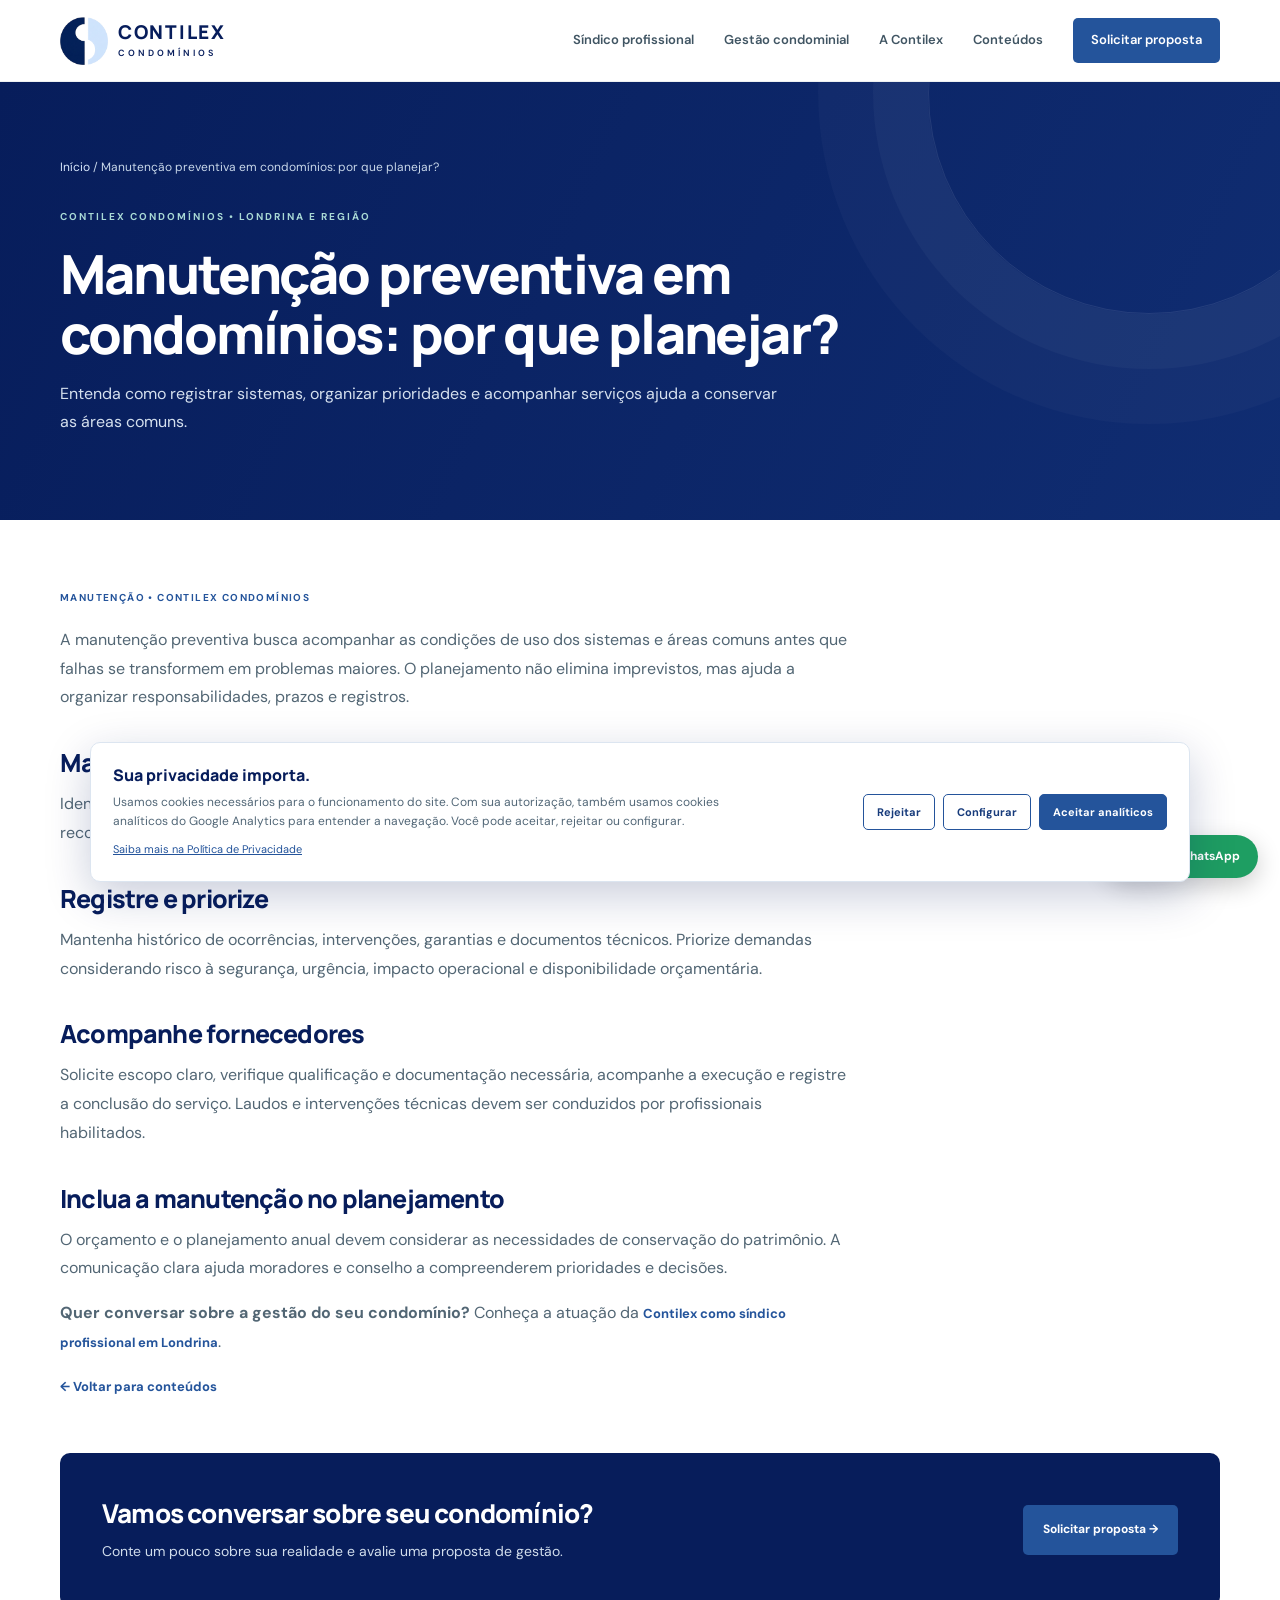
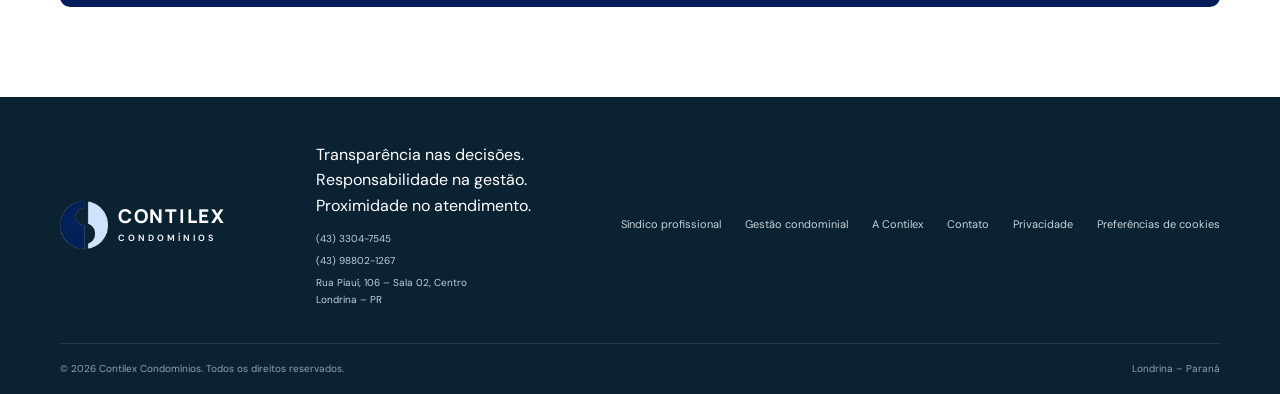
<file: conteudos/manutencao-preventiva/index.html>
<!doctype html><html lang="pt-BR"><head><meta charset="utf-8"><meta name="viewport" content="width=device-width, initial-scale=1"><title>Manutenção preventiva em condomínios: por que planejar? | Contilex Condomínios</title><meta name="description" content="Entenda como registrar sistemas, organizar prioridades e acompanhar serviços ajuda a conservar as áreas comuns."><meta name="robots" content="index,follow"><link rel="canonical" href="https://www.contilexcondominios.com.brconteudos/manutencao-preventiva/"><meta name="theme-color" content="#071d5b"><link rel="stylesheet" href="/styles.css"><link rel="stylesheet" href="/pages.css">
</head><body><a class="skip-link" href="#conteudo">Pular para o conteúdo</a><header class="site-header"><div class="container nav-wrap"><a class="brand" href="/" aria-label="Contilex Condomínios - início"><img class="brand-symbol" src="/assets/contilex-simbolo.png" alt=""><span class="brand-text">CONTILEX<small>CONDOMÍNIOS</small></span></a><button class="menu-toggle" aria-label="Abrir menu" aria-expanded="false">☰</button><nav class="main-nav" aria-label="Navegação principal"><a href="/sindico-profissional-londrina/">Síndico profissional</a><a href="/gestao-condominial/">Gestão condominial</a><a href="/sobre-a-contilex/">A Contilex</a><a href="/conteudos/">Conteúdos</a><a class="nav-cta" href="/solicitar-proposta/">Solicitar proposta</a></nav></div></header><main id="conteudo"><section class="page-hero"><div class="container"><div class="breadcrumb"><a href="/">Início</a> / Manutenção preventiva em condomínios: por que planejar?</div><span class="eyebrow">CONTILEX CONDOMÍNIOS • LONDRINA E REGIÃO</span><h1>Manutenção preventiva em condomínios: por que planejar?</h1><p>Entenda como registrar sistemas, organizar prioridades e acompanhar serviços ajuda a conservar as áreas comuns.</p></div></section><section class="page-content"><div class="container"><article class="article-body"><div class="article-meta">MANUTENÇÃO • CONTILEX CONDOMÍNIOS</div><p>A manutenção preventiva busca acompanhar as condições de uso dos sistemas e áreas comuns antes que falhas se transformem em problemas maiores. O planejamento não elimina imprevistos, mas ajuda a organizar responsabilidades, prazos e registros.</p><h2>Mapeie os sistemas e equipamentos</h2><p>Identifique os equipamentos e áreas que exigem inspeção ou manutenção periódica, observando manuais, recomendações dos fabricantes, normas aplicáveis e orientações de profissionais habilitados.</p><h2>Registre e priorize</h2><p>Mantenha histórico de ocorrências, intervenções, garantias e documentos técnicos. Priorize demandas considerando risco à segurança, urgência, impacto operacional e disponibilidade orçamentária.</p><h2>Acompanhe fornecedores</h2><p>Solicite escopo claro, verifique qualificação e documentação necessária, acompanhe a execução e registre a conclusão do serviço. Laudos e intervenções técnicas devem ser conduzidos por profissionais habilitados.</p><h2>Inclua a manutenção no planejamento</h2><p>O orçamento e o planejamento anual devem considerar as necessidades de conservação do patrimônio. A comunicação clara ajuda moradores e conselho a compreenderem prioridades e decisões.</p><p><strong>Quer conversar sobre a gestão do seu condomínio?</strong> Conheça a atuação da <a class="inline-link" href="/sindico-profissional-londrina/">Contilex como síndico profissional em Londrina</a>.</p><a class="inline-link" href="/conteudos/">← Voltar para conteúdos</a></article><div class="cta-band"><div><h2>Vamos conversar sobre seu condomínio?</h2><p>Conte um pouco sobre sua realidade e avalie uma proposta de gestão.</p></div><a class="button button-primary" href="/solicitar-proposta/">Solicitar proposta →</a></div></div></section></main><footer class="site-footer"><div class="container footer-main"><a class="brand brand-footer" href="/"><img class="brand-symbol" src="/assets/contilex-simbolo.png" alt=""><span class="brand-text">CONTILEX<small>CONDOMÍNIOS</small></span></a><div class="footer-contact"><p>Transparência nas decisões.<br>Responsabilidade na gestão.<br>Proximidade no atendimento.</p><a href="tel:+554333047545">(43) 3304-7545</a><a href="https://wa.me/5543988021267">(43) 98802-1267</a><span>Rua Piauí, 106 – Sala 02, Centro<br>Londrina – PR</span></div><div class="footer-links"><a href="/sindico-profissional-londrina/">Síndico profissional</a><a href="/gestao-condominial/">Gestão condominial</a><a href="/sobre-a-contilex/">A Contilex</a><a href="/solicitar-proposta/">Contato</a><a href="/politica-de-privacidade/">Privacidade</a><a href="/politica-de-privacidade/#cookies" data-cookie-settings>Preferências de cookies</a></div></div><div class="container footer-bottom"><span>© <span id="year"></span> Contilex Condomínios. Todos os direitos reservados.</span><span>Londrina – Paraná</span></div></footer><a class="whatsapp-float" href="https://wa.me/5543988021267" target="_blank" rel="noopener noreferrer">Fale pelo WhatsApp</a><script src="/script.js"></script></body></html>
</file>
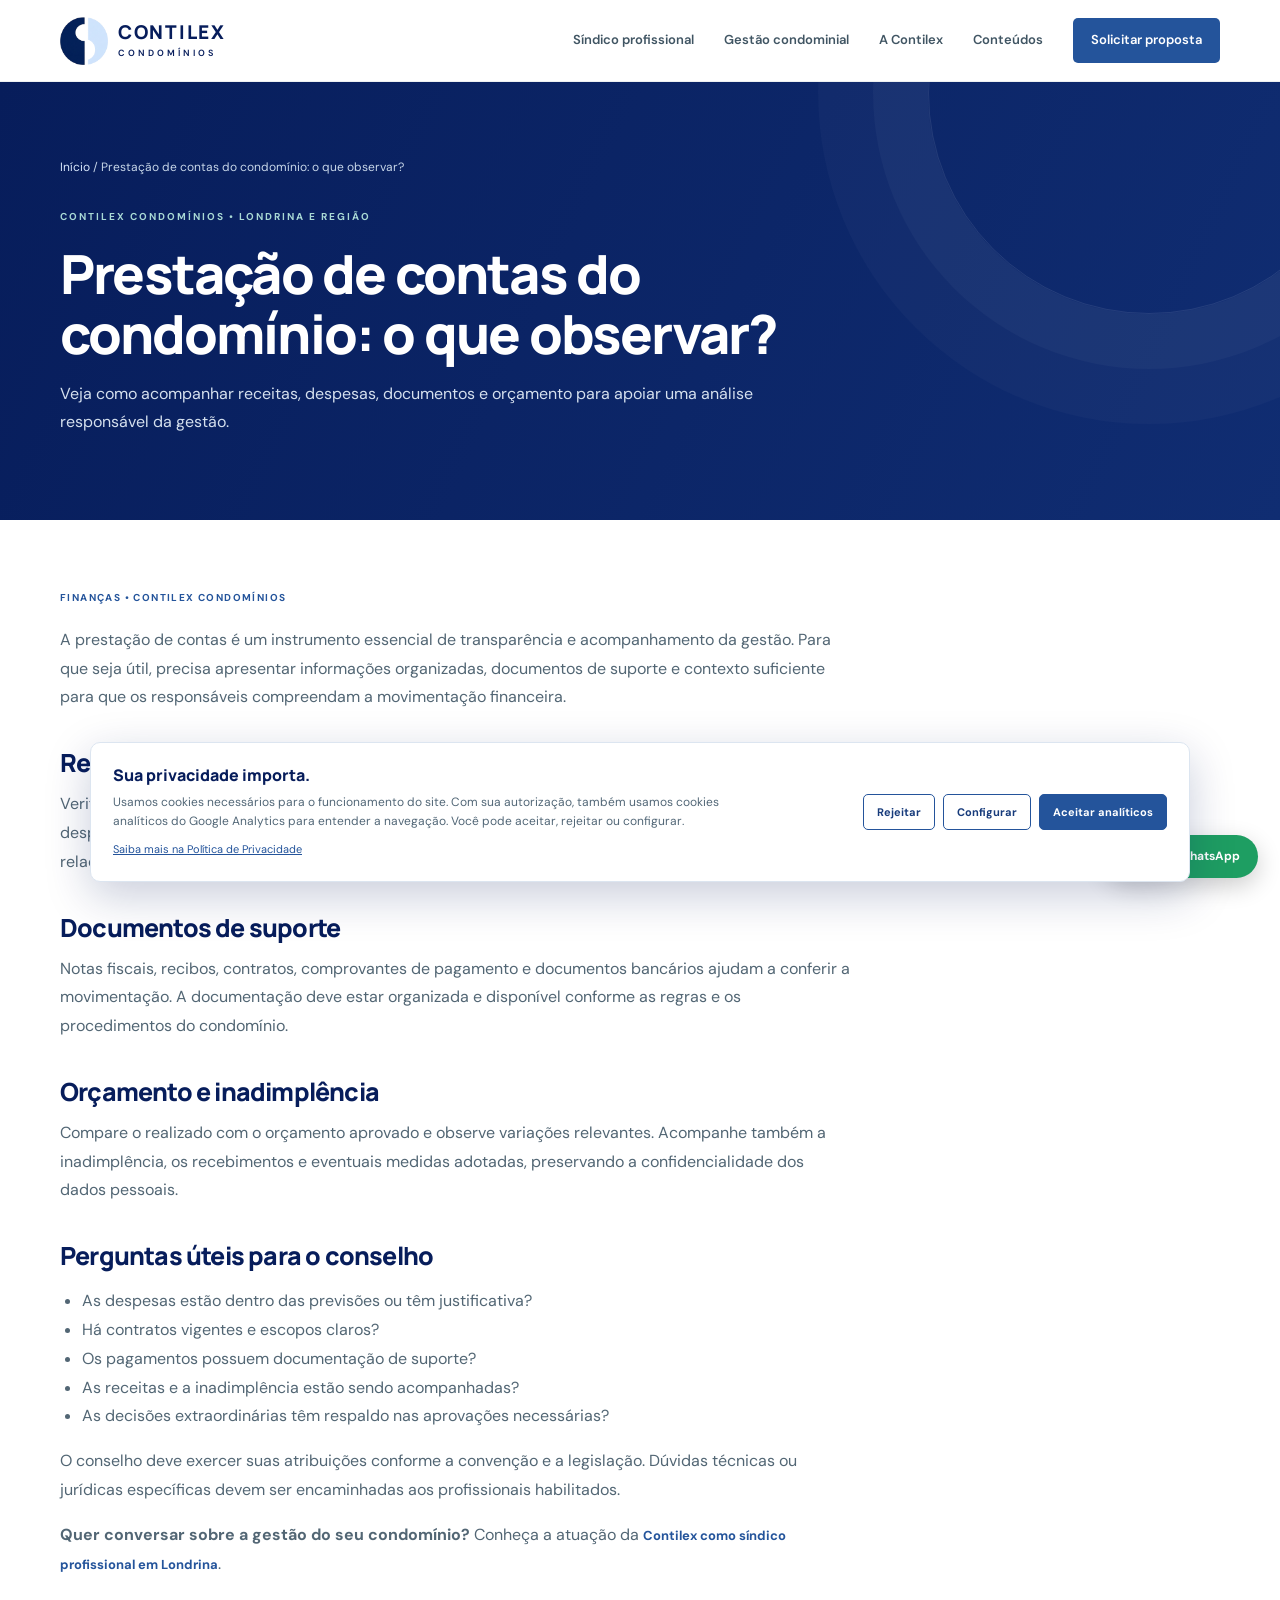
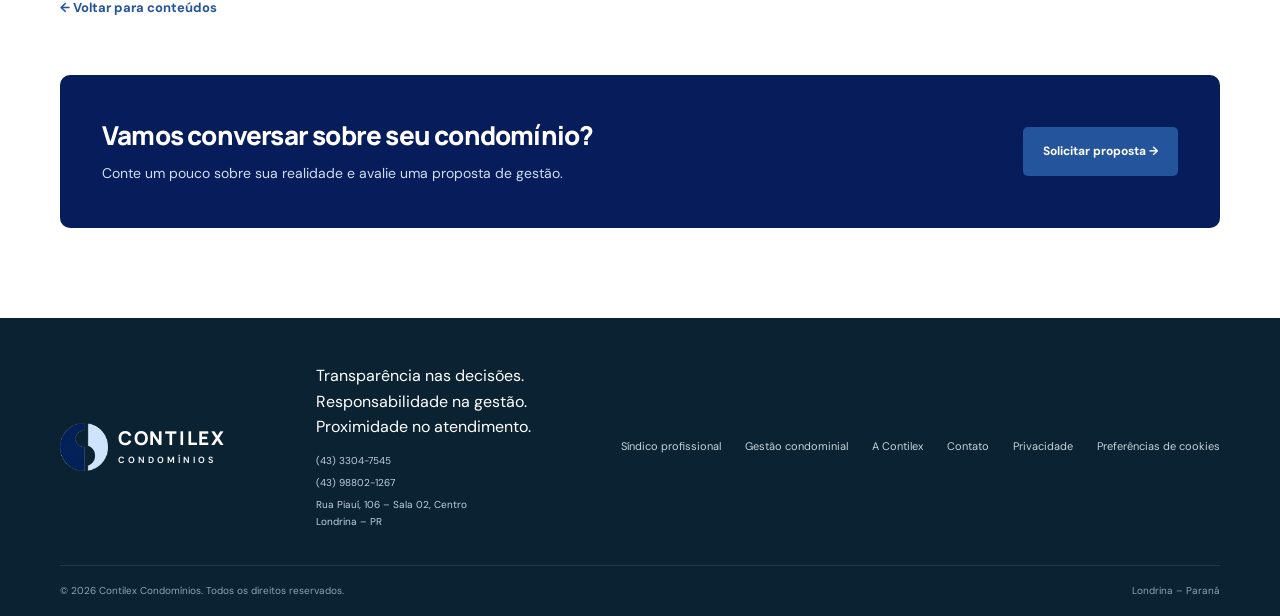
<file: conteudos/prestacao-de-contas-condominio/index.html>
<!doctype html><html lang="pt-BR"><head><meta charset="utf-8"><meta name="viewport" content="width=device-width, initial-scale=1"><title>Prestação de contas do condomínio: o que observar? | Contilex Condomínios</title><meta name="description" content="Veja como acompanhar receitas, despesas, documentos e orçamento para apoiar uma análise responsável da gestão."><meta name="robots" content="index,follow"><link rel="canonical" href="https://www.contilexcondominios.com.brconteudos/prestacao-de-contas-condominio/"><meta name="theme-color" content="#071d5b"><link rel="stylesheet" href="/styles.css"><link rel="stylesheet" href="/pages.css">
</head><body><a class="skip-link" href="#conteudo">Pular para o conteúdo</a><header class="site-header"><div class="container nav-wrap"><a class="brand" href="/" aria-label="Contilex Condomínios - início"><img class="brand-symbol" src="/assets/contilex-simbolo.png" alt=""><span class="brand-text">CONTILEX<small>CONDOMÍNIOS</small></span></a><button class="menu-toggle" aria-label="Abrir menu" aria-expanded="false">☰</button><nav class="main-nav" aria-label="Navegação principal"><a href="/sindico-profissional-londrina/">Síndico profissional</a><a href="/gestao-condominial/">Gestão condominial</a><a href="/sobre-a-contilex/">A Contilex</a><a href="/conteudos/">Conteúdos</a><a class="nav-cta" href="/solicitar-proposta/">Solicitar proposta</a></nav></div></header><main id="conteudo"><section class="page-hero"><div class="container"><div class="breadcrumb"><a href="/">Início</a> / Prestação de contas do condomínio: o que observar?</div><span class="eyebrow">CONTILEX CONDOMÍNIOS • LONDRINA E REGIÃO</span><h1>Prestação de contas do condomínio: o que observar?</h1><p>Veja como acompanhar receitas, despesas, documentos e orçamento para apoiar uma análise responsável da gestão.</p></div></section><section class="page-content"><div class="container"><article class="article-body"><div class="article-meta">FINANÇAS • CONTILEX CONDOMÍNIOS</div><p>A prestação de contas é um instrumento essencial de transparência e acompanhamento da gestão. Para que seja útil, precisa apresentar informações organizadas, documentos de suporte e contexto suficiente para que os responsáveis compreendam a movimentação financeira.</p><h2>Receitas e despesas</h2><p>Verifique se os valores apresentados estão classificados de forma compreensível e se as receitas e despesas correspondem ao período analisado. Despesas extraordinárias devem estar identificadas e relacionadas às aprovações aplicáveis.</p><h2>Documentos de suporte</h2><p>Notas fiscais, recibos, contratos, comprovantes de pagamento e documentos bancários ajudam a conferir a movimentação. A documentação deve estar organizada e disponível conforme as regras e os procedimentos do condomínio.</p><h2>Orçamento e inadimplência</h2><p>Compare o realizado com o orçamento aprovado e observe variações relevantes. Acompanhe também a inadimplência, os recebimentos e eventuais medidas adotadas, preservando a confidencialidade dos dados pessoais.</p><h2>Perguntas úteis para o conselho</h2><ul><li>As despesas estão dentro das previsões ou têm justificativa?</li><li>Há contratos vigentes e escopos claros?</li><li>Os pagamentos possuem documentação de suporte?</li><li>As receitas e a inadimplência estão sendo acompanhadas?</li><li>As decisões extraordinárias têm respaldo nas aprovações necessárias?</li></ul><p>O conselho deve exercer suas atribuições conforme a convenção e a legislação. Dúvidas técnicas ou jurídicas específicas devem ser encaminhadas aos profissionais habilitados.</p><p><strong>Quer conversar sobre a gestão do seu condomínio?</strong> Conheça a atuação da <a class="inline-link" href="/sindico-profissional-londrina/">Contilex como síndico profissional em Londrina</a>.</p><a class="inline-link" href="/conteudos/">← Voltar para conteúdos</a></article><div class="cta-band"><div><h2>Vamos conversar sobre seu condomínio?</h2><p>Conte um pouco sobre sua realidade e avalie uma proposta de gestão.</p></div><a class="button button-primary" href="/solicitar-proposta/">Solicitar proposta →</a></div></div></section></main><footer class="site-footer"><div class="container footer-main"><a class="brand brand-footer" href="/"><img class="brand-symbol" src="/assets/contilex-simbolo.png" alt=""><span class="brand-text">CONTILEX<small>CONDOMÍNIOS</small></span></a><div class="footer-contact"><p>Transparência nas decisões.<br>Responsabilidade na gestão.<br>Proximidade no atendimento.</p><a href="tel:+554333047545">(43) 3304-7545</a><a href="https://wa.me/5543988021267">(43) 98802-1267</a><span>Rua Piauí, 106 – Sala 02, Centro<br>Londrina – PR</span></div><div class="footer-links"><a href="/sindico-profissional-londrina/">Síndico profissional</a><a href="/gestao-condominial/">Gestão condominial</a><a href="/sobre-a-contilex/">A Contilex</a><a href="/solicitar-proposta/">Contato</a><a href="/politica-de-privacidade/">Privacidade</a><a href="/politica-de-privacidade/#cookies" data-cookie-settings>Preferências de cookies</a></div></div><div class="container footer-bottom"><span>© <span id="year"></span> Contilex Condomínios. Todos os direitos reservados.</span><span>Londrina – Paraná</span></div></footer><a class="whatsapp-float" href="https://wa.me/5543988021267" target="_blank" rel="noopener noreferrer">Fale pelo WhatsApp</a><script src="/script.js"></script></body></html>
</file>
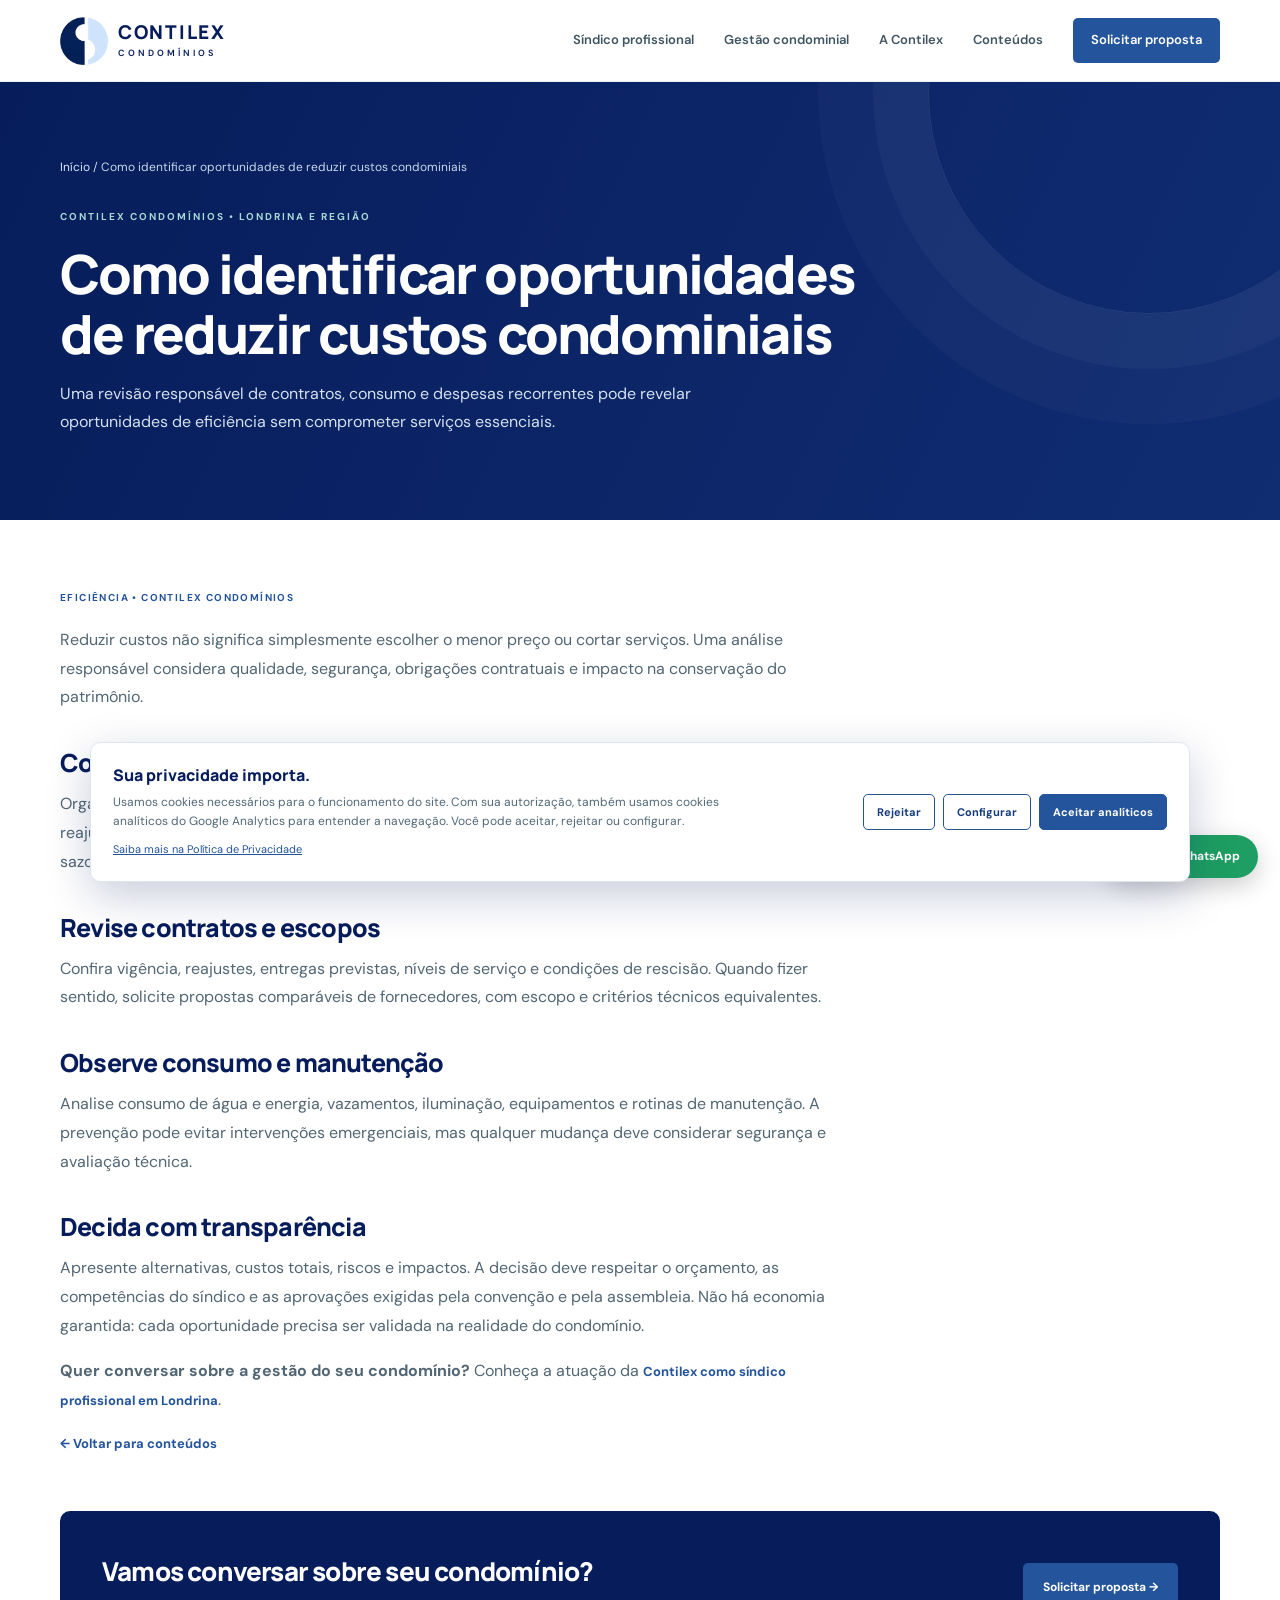
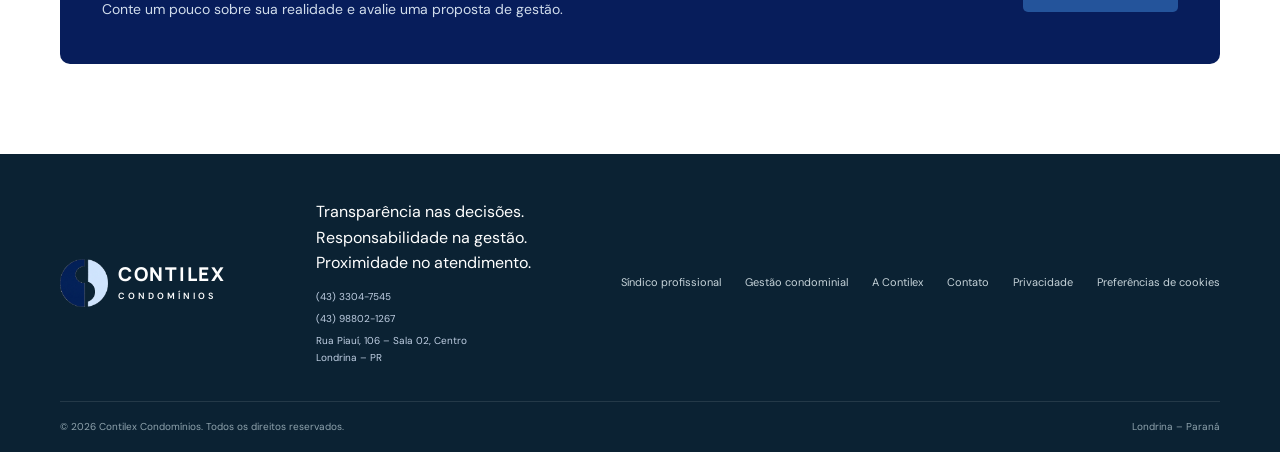
<file: conteudos/reducao-de-custos-condominiais/index.html>
<!doctype html><html lang="pt-BR"><head><meta charset="utf-8"><meta name="viewport" content="width=device-width, initial-scale=1"><title>Como identificar oportunidades de reduzir custos condominiais | Contilex Condomínios</title><meta name="description" content="Uma revisão responsável de contratos, consumo e despesas recorrentes pode revelar oportunidades de eficiência sem comprometer serviços essenciais."><meta name="robots" content="index,follow"><link rel="canonical" href="https://www.contilexcondominios.com.brconteudos/reducao-de-custos-condominiais/"><meta name="theme-color" content="#071d5b"><link rel="stylesheet" href="/styles.css"><link rel="stylesheet" href="/pages.css">
</head><body><a class="skip-link" href="#conteudo">Pular para o conteúdo</a><header class="site-header"><div class="container nav-wrap"><a class="brand" href="/" aria-label="Contilex Condomínios - início"><img class="brand-symbol" src="/assets/contilex-simbolo.png" alt=""><span class="brand-text">CONTILEX<small>CONDOMÍNIOS</small></span></a><button class="menu-toggle" aria-label="Abrir menu" aria-expanded="false">☰</button><nav class="main-nav" aria-label="Navegação principal"><a href="/sindico-profissional-londrina/">Síndico profissional</a><a href="/gestao-condominial/">Gestão condominial</a><a href="/sobre-a-contilex/">A Contilex</a><a href="/conteudos/">Conteúdos</a><a class="nav-cta" href="/solicitar-proposta/">Solicitar proposta</a></nav></div></header><main id="conteudo"><section class="page-hero"><div class="container"><div class="breadcrumb"><a href="/">Início</a> / Como identificar oportunidades de reduzir custos condominiais</div><span class="eyebrow">CONTILEX CONDOMÍNIOS • LONDRINA E REGIÃO</span><h1>Como identificar oportunidades de reduzir custos condominiais</h1><p>Uma revisão responsável de contratos, consumo e despesas recorrentes pode revelar oportunidades de eficiência sem comprometer serviços essenciais.</p></div></section><section class="page-content"><div class="container"><article class="article-body"><div class="article-meta">EFICIÊNCIA • CONTILEX CONDOMÍNIOS</div><p>Reduzir custos não significa simplesmente escolher o menor preço ou cortar serviços. Uma análise responsável considera qualidade, segurança, obrigações contratuais e impacto na conservação do patrimônio.</p><h2>Comece pelos dados</h2><p>Organize as despesas por categoria e período. Identifique custos recorrentes, variações fora do padrão, reajustes e despesas extraordinárias. Compare informações atuais com períodos anteriores, considerando sazonalidade e mudanças na operação.</p><h2>Revise contratos e escopos</h2><p>Confira vigência, reajustes, entregas previstas, níveis de serviço e condições de rescisão. Quando fizer sentido, solicite propostas comparáveis de fornecedores, com escopo e critérios técnicos equivalentes.</p><h2>Observe consumo e manutenção</h2><p>Analise consumo de água e energia, vazamentos, iluminação, equipamentos e rotinas de manutenção. A prevenção pode evitar intervenções emergenciais, mas qualquer mudança deve considerar segurança e avaliação técnica.</p><h2>Decida com transparência</h2><p>Apresente alternativas, custos totais, riscos e impactos. A decisão deve respeitar o orçamento, as competências do síndico e as aprovações exigidas pela convenção e pela assembleia. Não há economia garantida: cada oportunidade precisa ser validada na realidade do condomínio.</p><p><strong>Quer conversar sobre a gestão do seu condomínio?</strong> Conheça a atuação da <a class="inline-link" href="/sindico-profissional-londrina/">Contilex como síndico profissional em Londrina</a>.</p><a class="inline-link" href="/conteudos/">← Voltar para conteúdos</a></article><div class="cta-band"><div><h2>Vamos conversar sobre seu condomínio?</h2><p>Conte um pouco sobre sua realidade e avalie uma proposta de gestão.</p></div><a class="button button-primary" href="/solicitar-proposta/">Solicitar proposta →</a></div></div></section></main><footer class="site-footer"><div class="container footer-main"><a class="brand brand-footer" href="/"><img class="brand-symbol" src="/assets/contilex-simbolo.png" alt=""><span class="brand-text">CONTILEX<small>CONDOMÍNIOS</small></span></a><div class="footer-contact"><p>Transparência nas decisões.<br>Responsabilidade na gestão.<br>Proximidade no atendimento.</p><a href="tel:+554333047545">(43) 3304-7545</a><a href="https://wa.me/5543988021267">(43) 98802-1267</a><span>Rua Piauí, 106 – Sala 02, Centro<br>Londrina – PR</span></div><div class="footer-links"><a href="/sindico-profissional-londrina/">Síndico profissional</a><a href="/gestao-condominial/">Gestão condominial</a><a href="/sobre-a-contilex/">A Contilex</a><a href="/solicitar-proposta/">Contato</a><a href="/politica-de-privacidade/">Privacidade</a><a href="/politica-de-privacidade/#cookies" data-cookie-settings>Preferências de cookies</a></div></div><div class="container footer-bottom"><span>© <span id="year"></span> Contilex Condomínios. Todos os direitos reservados.</span><span>Londrina – Paraná</span></div></footer><a class="whatsapp-float" href="https://wa.me/5543988021267" target="_blank" rel="noopener noreferrer">Fale pelo WhatsApp</a><script src="/script.js"></script></body></html>
</file>
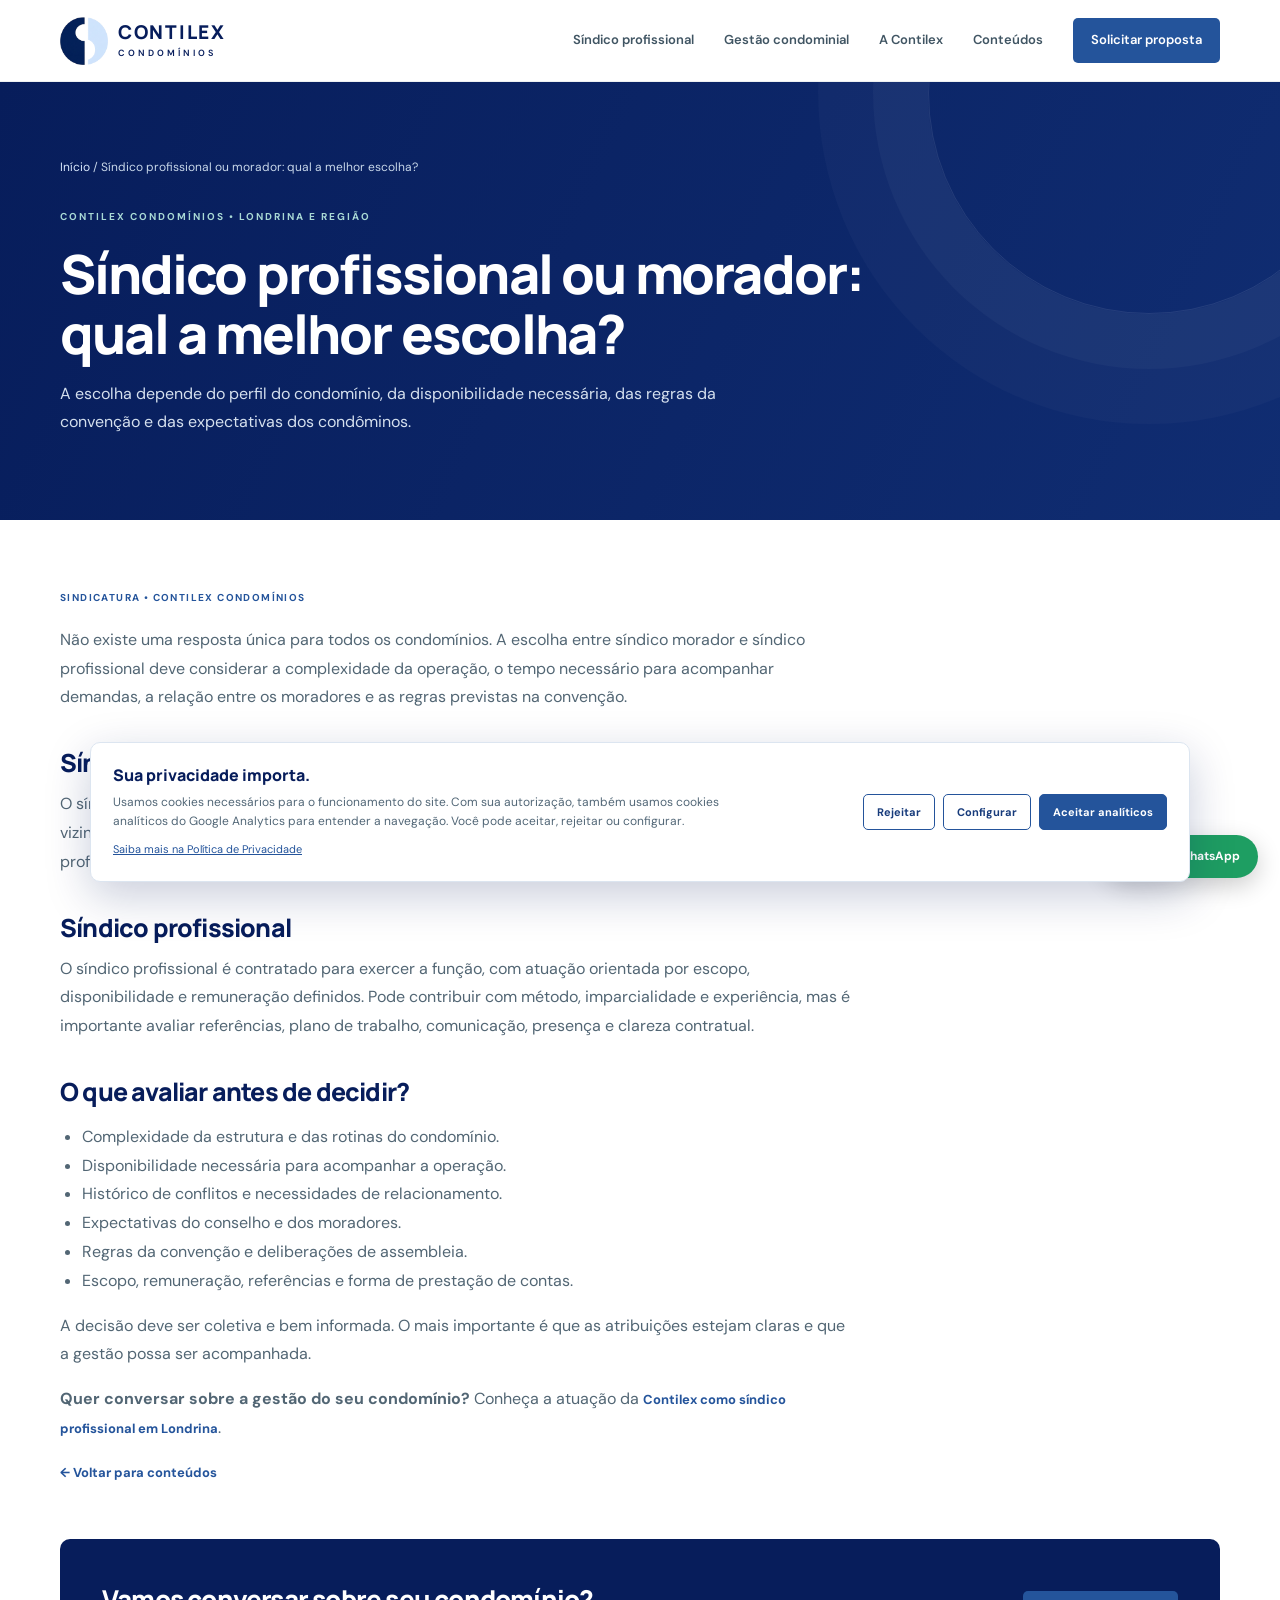
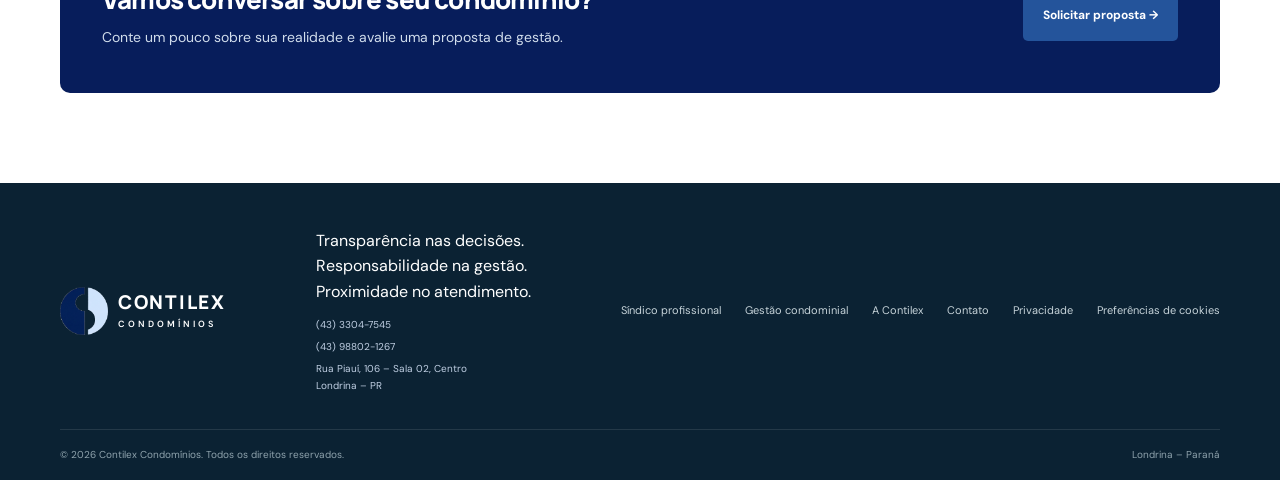
<file: conteudos/sindico-profissional-ou-morador/index.html>
<!doctype html><html lang="pt-BR"><head><meta charset="utf-8"><meta name="viewport" content="width=device-width, initial-scale=1"><title>Síndico profissional ou morador: qual a melhor escolha? | Contilex Condomínios</title><meta name="description" content="A escolha depende do perfil do condomínio, da disponibilidade necessária, das regras da convenção e das expectativas dos condôminos."><meta name="robots" content="index,follow"><link rel="canonical" href="https://www.contilexcondominios.com.brconteudos/sindico-profissional-ou-morador/"><meta name="theme-color" content="#071d5b"><link rel="stylesheet" href="/styles.css"><link rel="stylesheet" href="/pages.css">
</head><body><a class="skip-link" href="#conteudo">Pular para o conteúdo</a><header class="site-header"><div class="container nav-wrap"><a class="brand" href="/" aria-label="Contilex Condomínios - início"><img class="brand-symbol" src="/assets/contilex-simbolo.png" alt=""><span class="brand-text">CONTILEX<small>CONDOMÍNIOS</small></span></a><button class="menu-toggle" aria-label="Abrir menu" aria-expanded="false">☰</button><nav class="main-nav" aria-label="Navegação principal"><a href="/sindico-profissional-londrina/">Síndico profissional</a><a href="/gestao-condominial/">Gestão condominial</a><a href="/sobre-a-contilex/">A Contilex</a><a href="/conteudos/">Conteúdos</a><a class="nav-cta" href="/solicitar-proposta/">Solicitar proposta</a></nav></div></header><main id="conteudo"><section class="page-hero"><div class="container"><div class="breadcrumb"><a href="/">Início</a> / Síndico profissional ou morador: qual a melhor escolha?</div><span class="eyebrow">CONTILEX CONDOMÍNIOS • LONDRINA E REGIÃO</span><h1>Síndico profissional ou morador: qual a melhor escolha?</h1><p>A escolha depende do perfil do condomínio, da disponibilidade necessária, das regras da convenção e das expectativas dos condôminos.</p></div></section><section class="page-content"><div class="container"><article class="article-body"><div class="article-meta">SINDICATURA • CONTILEX CONDOMÍNIOS</div><p>Não existe uma resposta única para todos os condomínios. A escolha entre síndico morador e síndico profissional deve considerar a complexidade da operação, o tempo necessário para acompanhar demandas, a relação entre os moradores e as regras previstas na convenção.</p><h2>Síndico morador</h2><p>O síndico morador conhece de perto a rotina do empreendimento e pode ter facilidade de contato com os vizinhos. Por outro lado, precisa conciliar as responsabilidades da sindicatura com sua vida pessoal e profissional. A proximidade também pode tornar mais delicada a condução de conflitos.</p><h2>Síndico profissional</h2><p>O síndico profissional é contratado para exercer a função, com atuação orientada por escopo, disponibilidade e remuneração definidos. Pode contribuir com método, imparcialidade e experiência, mas é importante avaliar referências, plano de trabalho, comunicação, presença e clareza contratual.</p><h2>O que avaliar antes de decidir?</h2><ul><li>Complexidade da estrutura e das rotinas do condomínio.</li><li>Disponibilidade necessária para acompanhar a operação.</li><li>Histórico de conflitos e necessidades de relacionamento.</li><li>Expectativas do conselho e dos moradores.</li><li>Regras da convenção e deliberações de assembleia.</li><li>Escopo, remuneração, referências e forma de prestação de contas.</li></ul><p>A decisão deve ser coletiva e bem informada. O mais importante é que as atribuições estejam claras e que a gestão possa ser acompanhada.</p><p><strong>Quer conversar sobre a gestão do seu condomínio?</strong> Conheça a atuação da <a class="inline-link" href="/sindico-profissional-londrina/">Contilex como síndico profissional em Londrina</a>.</p><a class="inline-link" href="/conteudos/">← Voltar para conteúdos</a></article><div class="cta-band"><div><h2>Vamos conversar sobre seu condomínio?</h2><p>Conte um pouco sobre sua realidade e avalie uma proposta de gestão.</p></div><a class="button button-primary" href="/solicitar-proposta/">Solicitar proposta →</a></div></div></section></main><footer class="site-footer"><div class="container footer-main"><a class="brand brand-footer" href="/"><img class="brand-symbol" src="/assets/contilex-simbolo.png" alt=""><span class="brand-text">CONTILEX<small>CONDOMÍNIOS</small></span></a><div class="footer-contact"><p>Transparência nas decisões.<br>Responsabilidade na gestão.<br>Proximidade no atendimento.</p><a href="tel:+554333047545">(43) 3304-7545</a><a href="https://wa.me/5543988021267">(43) 98802-1267</a><span>Rua Piauí, 106 – Sala 02, Centro<br>Londrina – PR</span></div><div class="footer-links"><a href="/sindico-profissional-londrina/">Síndico profissional</a><a href="/gestao-condominial/">Gestão condominial</a><a href="/sobre-a-contilex/">A Contilex</a><a href="/solicitar-proposta/">Contato</a><a href="/politica-de-privacidade/">Privacidade</a><a href="/politica-de-privacidade/#cookies" data-cookie-settings>Preferências de cookies</a></div></div><div class="container footer-bottom"><span>© <span id="year"></span> Contilex Condomínios. Todos os direitos reservados.</span><span>Londrina – Paraná</span></div></footer><a class="whatsapp-float" href="https://wa.me/5543988021267" target="_blank" rel="noopener noreferrer">Fale pelo WhatsApp</a><script src="/script.js"></script></body></html>
</file>
<file: styles.css>
@import url('https://fonts.googleapis.com/css2?family=DM+Sans:wght@400;500;600;700&family=Manrope:wght@400;500;600;700;800&display=swap');
:root{--navy:#071d5b;--navy2:#102d72;--teal:#24549b;--mint:#e8f1fc;--ink:#193244;--muted:#637482;--line:#e2e9ec;--paper:#f6f8f8;--white:#fff;--gold:#d4b47a}
*{box-sizing:border-box}html{scroll-behavior:smooth;scroll-padding-top:90px}body{margin:0;font-family:'DM Sans',sans-serif;color:var(--ink);background:#fff;line-height:1.6}a{color:inherit;text-decoration:none}.container{width:min(1160px,calc(100% - 48px));margin:auto}.skip-link{position:absolute;left:-9999px;top:0}.skip-link:focus{left:12px;z-index:99;background:#fff;padding:12px}.site-header{height:82px;background:#fff;display:flex;align-items:center;position:sticky;top:0;z-index:20;border-bottom:1px solid #edf0f1}.nav-wrap{display:flex;align-items:center;justify-content:space-between}.brand{display:flex;align-items:center;gap:10px;color:var(--navy)}.brand-symbol{width:48px;height:48px;object-fit:contain;display:block}.brand-text{font:800 19px Manrope;letter-spacing:1.7px;line-height:1.1;color:var(--navy)}.brand-text small{display:block;font:600 9px 'DM Sans';letter-spacing:3px;margin-top:5px}.main-nav{display:flex;align-items:center;gap:30px;font-size:13px;font-weight:600;color:#405563}.main-nav a:hover,.footer-links a:hover{color:var(--teal)}.main-nav .nav-cta{background:var(--teal);color:#fff;padding:12px 18px;border-radius:5px}.main-nav .nav-cta:hover{background:#173e7d;color:#fff}.menu-toggle{display:none;border:0;background:none;font-size:25px;color:var(--navy)}
.hero{background:var(--navy);color:#fff;position:relative;overflow:hidden;padding:86px 0 0}.hero:before{content:"";position:absolute;inset:0;background:linear-gradient(110deg,rgba(10,32,48,.98),rgba(16,43,64,.93) 55%,rgba(18,64,77,.86));pointer-events:none}.hero-glow{position:absolute;width:650px;height:650px;border-radius:50%;border:1px solid rgba(255,255,255,.07);right:-80px;top:-170px;box-shadow:0 0 0 65px rgba(255,255,255,.018),0 0 0 130px rgba(255,255,255,.015)}.hero-grid{position:relative;z-index:1;display:grid;grid-template-columns:1.03fr .97fr;align-items:center;gap:45px;padding-bottom:75px}.eyebrow{font-size:10px;font-weight:700;letter-spacing:2px;display:inline-flex;align-items:center;gap:9px;color:#a9d9d5}.eyebrow i{width:22px;height:2px;background:#a9caf1;display:inline-block}.eyebrow.dark{color:var(--teal)}.hero h1,.section h2{font:800 clamp(36px,4.5vw,59px)/1.12 Manrope;letter-spacing:-2.2px;margin:22px 0}.hero h1 em,.section h2 em{font-style:normal;color:#c1dafa}.hero-lead{font:600 18px/1.5 Manrope;color:#fff;max-width:570px}.hero-desc{font-size:14px;color:#c7d5e8;max-width:520px;margin-top:17px}.hero-actions{display:flex;gap:13px;align-items:center;margin-top:29px;flex-wrap:wrap}.button{display:inline-flex;align-items:center;justify-content:center;gap:22px;padding:14px 19px;border-radius:5px;font-size:12px;font-weight:700;border:1px solid transparent;cursor:pointer;transition:.2s}.button-primary{background:var(--teal);color:#fff}.button-primary:hover{background:#326bb5;transform:translateY(-2px)}.button-ghost{border-color:rgba(255,255,255,.35);color:#fff}.button-ghost:hover{background:rgba(255,255,255,.1)}.hero-note{font-size:11px;color:#c4d4dc;margin-top:25px}.check{display:inline-grid;place-items:center;background:#245d67;color:#c1dafa;border-radius:50%;width:19px;height:19px;margin-right:7px}.hero-art{height:440px;position:relative;display:flex;align-items:end;justify-content:center}.art-orbit{position:absolute;border:1px solid rgba(135,207,199,.22);border-radius:50%;width:410px;height:410px;top:0;left:50%;transform:translateX(-50%)}.orbit-two{width:330px;height:330px;top:40px;border-style:dashed}.building{position:absolute;bottom:0;border:1px solid rgba(192,226,224,.65);background:linear-gradient(140deg,rgba(67,124,135,.72),rgba(18,52,70,.95));box-shadow:20px 20px 50px #0a2030;display:grid;grid-template-columns:repeat(3,1fr);gap:13px;padding:25px 18px}.building span{background:linear-gradient(#b6e0d8,#4f8f94);opacity:.78;height:22px;border-radius:2px}.building-back{height:270px;width:170px;left:15%;bottom:0;transform:skewY(-5deg);opacity:.7}.building-front{height:350px;width:220px;right:12%;bottom:0;grid-template-columns:repeat(3,1fr);gap:13px;padding:28px 20px;background:linear-gradient(120deg,#285c6d,#123449)}.building-front span{height:25px}.art-card{position:absolute;bottom:35px;left:0;background:#fff;color:var(--navy);padding:16px 20px;border-radius:7px;box-shadow:0 15px 35px #081e2c66;max-width:210px}.art-card b,.art-card small{display:block}.art-card b{font:700 13px Manrope}.art-card small{font-size:10px;color:#6a7b84;margin-top:5px}.art-dot{position:absolute;border-radius:50%;background:#b8d4f5;width:9px;height:9px;box-shadow:0 0 0 8px #b8d4f522}.dot-a{top:70px;right:15%}.dot-b{top:210px;left:8%;background:#d4b47a}.hero-bottom{border-top:1px solid #ffffff22;position:relative;z-index:1}.bottom-inner{display:flex;justify-content:space-between;gap:15px;align-items:center;min-height:58px;color:#c1d0e4;font-size:9px;font-weight:700;letter-spacing:1.7px}.bottom-inner b{color:#a9caf1}
.trust-strip{background:#f2f6fc;border-bottom:1px solid #e6eeee}.trust-grid{display:grid;grid-template-columns:repeat(3,1fr);padding:24px 0;gap:25px}.trust-grid>div{display:flex;align-items:center;gap:14px}.trust-icon{width:42px;height:42px;border-radius:50%;display:grid;place-items:center;background:#e5effb;color:var(--teal);font-size:20px}.trust-grid p{margin:0}.trust-grid b,.trust-grid small{display:block}.trust-grid b{font:700 13px Manrope}.trust-grid small{font-size:11px;color:var(--muted);margin-top:3px}
.section{padding:100px 0}.section-heading{max-width:650px;margin-bottom:42px}.section h2{font-size:clamp(32px,3.5vw,45px);color:var(--navy);margin:17px 0}.section h2 em{color:var(--teal)}.section-heading>p,.section-intro{color:var(--muted);font-size:14px;max-width:610px}.solution-grid{display:grid;grid-template-columns:repeat(4,1fr);gap:15px}.solution-card{padding:27px 23px 25px;border:1px solid var(--line);border-radius:7px;background:#fff;min-height:300px;transition:.25s}.solution-card:hover{transform:translateY(-5px);box-shadow:0 15px 35px #173b5212;border-color:#c7d9f0}.solution-card.featured{background:var(--navy);color:#fff;border-color:var(--navy)}.card-icon{width:46px;height:46px;border-radius:7px;background:#e5effb;color:var(--teal);display:grid;place-items:center;font-size:24px;margin-bottom:24px}.featured .card-icon{background:#173c83;color:#a3e0d8}.card-kicker{font-size:9px;font-weight:700;letter-spacing:1.8px;color:var(--teal)}.featured .card-kicker{color:#c1dafa}.solution-card h3{font:700 19px/1.3 Manrope;margin:10px 0}.solution-card p{font-size:12px;color:var(--muted);line-height:1.75;min-height:85px}.featured p{color:#c1d0d7}.solution-card>a{display:inline-block;margin-top:14px;font-size:11px;font-weight:700;color:var(--teal)}.featured>a{color:#c1dafa}
.management{background:#f3f6fb}.management-grid{display:grid;grid-template-columns:.9fr 1.1fr;gap:90px;align-items:center}.management-visual{padding:15px}.visual-panel{height:480px;background:var(--navy);border-radius:8px;color:#fff;padding:39px;position:relative;overflow:hidden}.visual-panel:after{content:"";position:absolute;width:350px;height:350px;border:1px solid #ffffff20;border-radius:50%;right:-100px;bottom:-140px;box-shadow:0 0 0 40px #ffffff08,0 0 0 80px #ffffff05}.visual-label{font-size:9px;letter-spacing:2px;color:#c1dafa;font-weight:700}.visual-big{font:800 51px/1.1 Manrope;letter-spacing:-2px;margin-top:50px;position:relative;z-index:1}.visual-big em{font-style:normal;color:#79c7bd}.visual-rule{height:2px;background:#729ed8;width:45px;margin:26px 0 15px}.visual-panel p{font-size:12px;color:#c7d5e8;max-width:210px}.visual-building{position:absolute;bottom:0;right:30px;width:150px;height:185px;background:#173b7b;border:1px solid #9fc4ef;display:grid;grid-template-columns:repeat(3,1fr);gap:10px;padding:20px 15px;z-index:1}.visual-building i{background:#a9caf1;opacity:.65;height:19px}.management-copy h2{font-size:43px}.process-list{margin-top:30px}.process-list>div{display:flex;gap:18px;padding:17px 0;border-bottom:1px solid #dce5f0}.process-list>div>b{font:700 13px Manrope;color:var(--teal);padding-top:2px}.process-list p{margin:0}.process-list strong,.process-list small{display:block}.process-list strong{font:700 14px Manrope}.process-list small{font-size:12px;color:var(--muted);margin-top:5px;max-width:440px}
.centered{text-align:center;margin-left:auto;margin-right:auto}.centered .eyebrow{justify-content:center}.audience-grid{display:grid;grid-template-columns:1fr 1fr;gap:20px}.audience-card{min-height:310px;border-radius:8px;padding:28px;display:flex;flex-direction:column;justify-content:space-between;overflow:hidden;position:relative}.audience-card:after{content:"";position:absolute;width:230px;height:230px;border:1px solid #ffffff33;border-radius:50%;right:-55px;top:25px;box-shadow:0 0 0 30px #ffffff0b,0 0 0 60px #ffffff08}.residential{background:#e8f1fc;color:var(--navy)}.commercial{background:#173c52;color:#fff}.audience-number{font-size:9px;font-weight:700;letter-spacing:2px;opacity:.7}.audience-card>div:last-child{position:relative;z-index:1;max-width:390px}.audience-card h3{font:800 27px Manrope;margin:0 0 10px}.audience-card p{font-size:13px;max-width:370px;opacity:.8}.audience-card a{font-size:11px;font-weight:700;color:var(--teal)}.commercial a{color:#c1dafa}
.about{background:var(--navy);color:#fff}.about-grid{display:grid;grid-template-columns:1fr 1fr;gap:90px;align-items:center}.about h2{color:#fff;font-size:43px}.about h2 em{color:#78c7bd}.about-grid>div:nth-child(2)>p{font-size:14px;color:#c7d5e8;line-height:1.9}.text-link{font-size:12px;font-weight:700}.light-link{display:inline-block;color:#c1dafa;margin-top:17px}
.content-head{display:flex;align-items:end;justify-content:space-between;gap:30px;margin-bottom:35px}.content-head h2{max-width:580px}.content-head>p{max-width:260px;color:var(--muted);font-size:12px}.article-grid{display:grid;grid-template-columns:repeat(3,1fr);gap:18px}.article-grid article{padding:28px;border:1px solid var(--line);border-radius:7px}.article-grid article>span{font-size:9px;letter-spacing:1.7px;color:var(--teal);font-weight:700}.article-grid h3{font:700 18px/1.4 Manrope;color:var(--navy);margin:17px 0 10px}.article-grid p{font-size:12px;color:var(--muted);min-height:62px}.article-grid a{font-size:11px;color:var(--teal);font-weight:700}.editorial-note{font-size:10px;color:#87959c;margin-top:20px}
.contact{background:#eef3fb}.contact-grid{display:grid;grid-template-columns:1fr .85fr;gap:90px;align-items:start}.contact h2{color:var(--navy);font-size:46px}.contact h2 em{color:var(--teal)}.contact-copy>p{color:var(--muted);font-size:14px;max-width:470px}.contact-points{display:grid;gap:13px;margin-top:32px}.contact-points span{font-size:12px;color:#405866}.contact-points span:first-letter{color:var(--teal)}.contact-form{background:#fff;padding:32px;border-radius:8px;box-shadow:0 15px 40px #163a4c10}.contact-form h3{font:800 22px Manrope;color:var(--navy);margin:0}.contact-form>p{font-size:12px;color:var(--muted);margin:5px 0 22px}.contact-form label{display:block;font-size:11px;font-weight:700;margin:13px 0 6px;color:#405563}.contact-form label small{font-weight:400;color:#87949a}.contact-form input,.contact-form select,.contact-form textarea{width:100%;border:1px solid #dce5f0;border-radius:4px;padding:12px;font:12px 'DM Sans';color:var(--ink);background:#fff}.contact-form input:focus,.contact-form select:focus,.contact-form textarea:focus{outline:2px solid #a9c8ed;border-color:var(--teal)}.form-submit{width:100%;margin-top:18px}.form-privacy{display:block;color:#89969c;font-size:9px;margin-top:12px;line-height:1.5}.form-status{font-size:12px;color:var(--teal);font-weight:600}
.site-footer{background:#0b2233;color:#fff;padding:45px 0 0}.footer-main{display:flex;align-items:center;justify-content:space-between;padding-bottom:35px}.brand-footer{color:#fff}.brand-footer .brand-text{color:#fff}.brand-footer .brand-mark{background:#173b7b}.footer-main>p{font-size:11px;color:#b4c5cd;line-height:1.8}.footer-links{display:flex;gap:24px;font-size:11px;color:#c6d3d9}.footer-bottom{border-top:1px solid #ffffff1a;padding:17px 0;display:flex;justify-content:space-between;color:#8fa3ad;font-size:10px}
@media(max-width:950px){.main-nav{gap:17px}.solution-grid{grid-template-columns:repeat(2,1fr)}.management-grid,.about-grid,.contact-grid{gap:45px}.hero-art{transform:scale(.9);transform-origin:center}.management-copy h2,.about h2{font-size:36px}}
@media(max-width:700px){.container{width:min(100% - 36px,560px)}.site-header{height:70px}.menu-toggle{display:block}.main-nav{display:none;position:absolute;top:69px;left:0;right:0;background:#fff;padding:18px 24px 24px;box-shadow:0 15px 20px #102b4015;flex-direction:column;align-items:stretch;gap:16px}.main-nav.open{display:flex}.main-nav .nav-cta{text-align:center}.hero{padding-top:58px}.hero-grid{grid-template-columns:1fr;gap:5px;padding-bottom:40px}.hero h1{font-size:42px}.hero-art{height:330px;transform:scale(.8);margin:-5px -35px -20px}.hero-bottom .bottom-inner{justify-content:center;flex-wrap:wrap;padding:13px 0;line-height:1.8}.bottom-inner span{font-size:8px}.trust-grid{grid-template-columns:1fr;gap:16px;padding:22px 0}.section{padding:70px 0}.section-heading{margin-bottom:28px}.section h2{font-size:35px}.solution-grid{grid-template-columns:1fr}.solution-card{min-height:auto}.solution-card p{min-height:0}.management-grid,.about-grid,.contact-grid{grid-template-columns:1fr;gap:35px}.management-visual{padding:0}.visual-panel{height:410px}.visual-big{font-size:45px}.management-copy h2,.about h2,.contact h2{font-size:36px}.audience-grid,.article-grid{grid-template-columns:1fr}.audience-card{min-height:270px}.content-head{display:block}.content-head>p{max-width:100%}.article-grid p{min-height:0}.contact-form{padding:24px}.footer-main{align-items:flex-start;flex-direction:column;gap:22px}.footer-links{flex-wrap:wrap}.footer-bottom{gap:8px;flex-direction:column}.brand-text{font-size:17px}}

/* Quem somos — conteúdo institucional fornecido pela Contilex */
.mission-card{margin-top:28px;padding:22px 24px;border-left:3px solid #b9d5f5;background:rgba(255,255,255,.07);max-width:480px}
.mission-label{font-size:9px;font-weight:700;letter-spacing:2px;color:#c1dafa}
.mission-card p{font:600 15px/1.7 Manrope;color:#fff;margin:10px 0 0}
.about-story p{font-size:13px;color:#c7d5e8;line-height:1.9;margin:0 0 17px}
.about-story strong{color:#fff}
@media(max-width:700px){.mission-card{padding:18px}.mission-card p{font-size:14px}}

/* Dados oficiais de contato e localização */
.contact-details{display:grid;gap:13px;margin-top:30px}
.contact-details>a{display:flex;align-items:center;gap:13px;padding:13px 15px;background:rgba(255,255,255,.72);border:1px solid #dce5f0;border-radius:6px;max-width:440px;transition:.2s}
.contact-details>a:hover{border-color:#8eadd8;transform:translateX(3px)}
.detail-icon{width:38px;height:38px;flex:0 0 38px;border-radius:50%;display:grid;place-items:center;background:#e2ecfa;color:#173b7b;font-size:19px}
.contact-details small,.contact-details strong,.contact-details em{display:block}
.contact-details small{font-size:9px;font-weight:700;letter-spacing:1.3px;color:#6e8297}
.contact-details strong{font:700 13px Manrope;color:#102b40;margin-top:3px}
.contact-details em{font-style:normal;font-size:10px;color:#24549b;margin-top:4px}
.footer-contact{display:grid;gap:5px}
.footer-contact p{margin:0 0 7px}
.footer-contact>a,.footer-contact>span{font-size:10px;color:#c1d0e4;line-height:1.7}
.footer-contact>a:hover{color:#fff;text-decoration:underline}
@media(max-width:700px){.contact-details>a{max-width:100%}.footer-contact{gap:7px}}


/* Botão flutuante de WhatsApp — contato direto */
.whatsapp-float{position:fixed;right:24px;bottom:24px;z-index:50;display:inline-flex;align-items:center;gap:10px;padding:13px 19px;border-radius:999px;background:#168b55;color:#fff;box-shadow:0 8px 24px rgba(0,0,0,.22);font-size:13px;font-weight:700;transition:transform .2s,background .2s,box-shadow .2s}
.whatsapp-float:hover{background:#117544;transform:translateY(-3px);box-shadow:0 12px 28px rgba(0,0,0,.25)}
.whatsapp-float svg{width:23px;height:23px;fill:currentColor;flex:0 0 23px}
.whatsapp-float:focus-visible{outline:3px solid #a9caf1;outline-offset:4px}
@media(max-width:700px){.whatsapp-float{right:15px;bottom:15px;padding:12px 16px;font-size:12px}}


/* Aviso de cookies e preferências de privacidade */
.cookie-banner{position:fixed;left:18px;right:18px;bottom:18px;z-index:1000;display:flex;align-items:center;justify-content:space-between;gap:24px;padding:20px 22px;background:#fff;border:1px solid #dce5f0;border-radius:10px;box-shadow:0 14px 45px rgba(7,29,91,.22);color:#193244;max-width:1100px;margin:auto}
.cookie-banner-copy{max-width:650px}.cookie-banner-copy strong{font:800 16px Manrope;color:#071d5b}.cookie-banner-copy p{font-size:12px;line-height:1.55;margin:5px 0;color:#526777}.cookie-banner-copy a,.cookie-policy-link{font-size:11px;color:#24549b;text-decoration:underline}
.cookie-banner-actions,.cookie-actions{display:flex;gap:8px;flex-wrap:wrap;align-items:center}
.cookie-button{border:1px solid #24549b;border-radius:5px;padding:10px 13px;font:700 11px 'DM Sans';cursor:pointer}
.cookie-primary{background:#24549b;color:#fff}.cookie-secondary{background:#fff;color:#173b7b}
.cookie-backdrop{position:fixed;inset:0;z-index:1001;background:rgba(5,20,45,.58);display:grid;place-items:center;padding:18px}
.cookie-dialog{position:relative;width:min(100%,520px);background:#fff;border-radius:10px;padding:28px;box-shadow:0 20px 60px #071d5b44;color:#193244}
.cookie-dialog h2{font:800 24px Manrope;color:#071d5b;margin:4px 0 10px}.cookie-dialog>p:not(.cookie-kicker){font-size:12px;line-height:1.65;color:#637482}
.cookie-kicker{font-size:9px;letter-spacing:1.8px;font-weight:800;color:#24549b}.cookie-close{position:absolute;right:14px;top:10px;border:0;background:none;font-size:25px;cursor:pointer;color:#637482}
.cookie-choice{display:flex;justify-content:space-between;align-items:center;gap:15px;padding:15px 0;border-top:1px solid #e2e9ec}.cookie-choice strong,.cookie-choice small{display:block}.cookie-choice strong{font:700 12px Manrope;color:#193244}.cookie-choice small{font-size:10px;color:#637482;margin-top:4px;line-height:1.5}.cookie-choice input{width:19px;height:19px;accent-color:#24549b}.cookie-always{font-size:10px;color:#637482;white-space:nowrap}
.cookie-actions{justify-content:flex-end;margin:15px 0 12px}.cookie-policy-link{display:inline-block}
@media(max-width:700px){.cookie-banner{left:10px;right:10px;bottom:10px;display:block;padding:16px}.cookie-banner-actions{margin-top:13px}.cookie-banner-actions .cookie-button{flex:1}.cookie-dialog{padding:22px}.cookie-actions .cookie-button{flex:1}}
</file>
<file: pages.css>
.page-hero{background:linear-gradient(115deg,var(--navy),var(--navy2));color:#fff;padding:76px 0 68px;position:relative;overflow:hidden}.page-hero:after{content:"";position:absolute;width:440px;height:440px;border:1px solid #ffffff18;border-radius:50%;right:-90px;top:-210px;box-shadow:0 0 0 55px #ffffff08,0 0 0 110px #ffffff06}.page-hero .container{position:relative;z-index:1}.breadcrumb{font-size:12px;color:#c8d7e9;margin-bottom:25px}.breadcrumb a{color:#d7e6fa}.page-hero h1{font:800 clamp(34px,4.5vw,54px)/1.12 Manrope;letter-spacing:-1.8px;max-width:850px;margin:15px 0}.page-hero h1 em{font-style:normal;color:#c1dafa}.page-hero p{max-width:720px;color:#d5e0ee;font-size:16px;line-height:1.75}.page-content{padding:70px 0 90px}.page-content h2{font:800 clamp(26px,3vw,36px)/1.2 Manrope;color:var(--navy);letter-spacing:-.8px;margin:0 0 18px}.page-content h3{font:700 19px Manrope;color:var(--navy);margin:0 0 10px}.page-content p,.page-content li{font-size:15px;color:#526674;line-height:1.8}.page-content p{margin:0 0 16px}.page-content ul{padding-left:22px}.content-narrow{max-width:820px}.content-grid{display:grid;grid-template-columns:1.2fr .8fr;gap:48px;align-items:start}.info-panel{background:#f2f6fc;border:1px solid #e0e9f5;border-radius:9px;padding:28px}.feature-grid{display:grid;grid-template-columns:repeat(2,1fr);gap:18px;margin-top:30px}.feature-card{border:1px solid var(--line);border-radius:8px;padding:25px;background:#fff}.feature-card .card-icon{margin-bottom:16px}.feature-card p{font-size:14px;margin-bottom:0}.step-list{display:grid;gap:18px;margin-top:28px}.step-item{display:grid;grid-template-columns:48px 1fr;gap:16px}.step-number{width:42px;height:42px;border-radius:50%;display:grid;place-items:center;background:#e8f1fc;color:var(--navy);font:800 14px Manrope}.step-item h3{margin:2px 0 5px}.step-item p{margin:0}.article-list{display:grid;grid-template-columns:repeat(2,1fr);gap:18px}.article-card{border:1px solid var(--line);border-radius:8px;padding:25px;display:flex;flex-direction:column;min-height:230px}.article-card .tag,.article-meta{font-size:10px;font-weight:700;letter-spacing:1.4px;color:var(--teal)}.article-card h2{font-size:20px;margin:12px 0}.article-card p{font-size:13px;flex:1}.article-card a,.inline-link{color:var(--teal);font-weight:700;font-size:13px}.cta-band{background:var(--navy);color:#fff;padding:42px;border-radius:10px;margin-top:55px;display:flex;align-items:center;justify-content:space-between;gap:25px}.cta-band h2{font:800 26px Manrope;color:#fff;margin:0 0 8px}.cta-band p{color:#d1ddec;margin:0;font-size:14px}.cta-band .button{white-space:nowrap}.form-layout{display:grid;grid-template-columns:.85fr 1.15fr;gap:50px}.form-card{background:#f5f8fc;border:1px solid #e1e9f3;border-radius:9px;padding:30px}.form-card label{display:block;font-size:12px;font-weight:700;color:var(--navy);margin:14px 0 6px}.form-card input,.form-card select,.form-card textarea{width:100%;border:1px solid #d8e1e8;border-radius:5px;padding:12px;font:14px 'DM Sans';background:#fff;color:var(--ink)}.form-card textarea{resize:vertical}.form-card button{margin-top:18px;width:100%}.form-card .form-privacy{display:block;color:var(--muted);font-size:10px;line-height:1.5;margin-top:12px}.article-body{max-width:790px}.article-body h2{font-size:25px;margin:36px 0 12px}.article-body p,.article-body li{font-size:16px}.article-body p{margin:0 0 16px}.article-body ul{padding-left:22px}.article-meta{margin-bottom:20px}.whatsapp-float{display:inline-flex;align-items:center;justify-content:center;padding:12px 18px;background:#1e9e62;color:white;border-radius:30px;position:fixed;right:22px;bottom:22px;z-index:30;font-size:12px;font-weight:700;box-shadow:0 8px 24px #0003}@media(max-width:760px){.page-hero{padding:55px 0 48px}.page-content{padding:52px 0 65px}.content-grid,.form-layout{grid-template-columns:1fr;gap:28px}.feature-grid,.article-list{grid-template-columns:1fr}.cta-band{padding:28px;display:block}.cta-band .button{margin-top:20px}.page-hero p{font-size:14px}}
</file>
